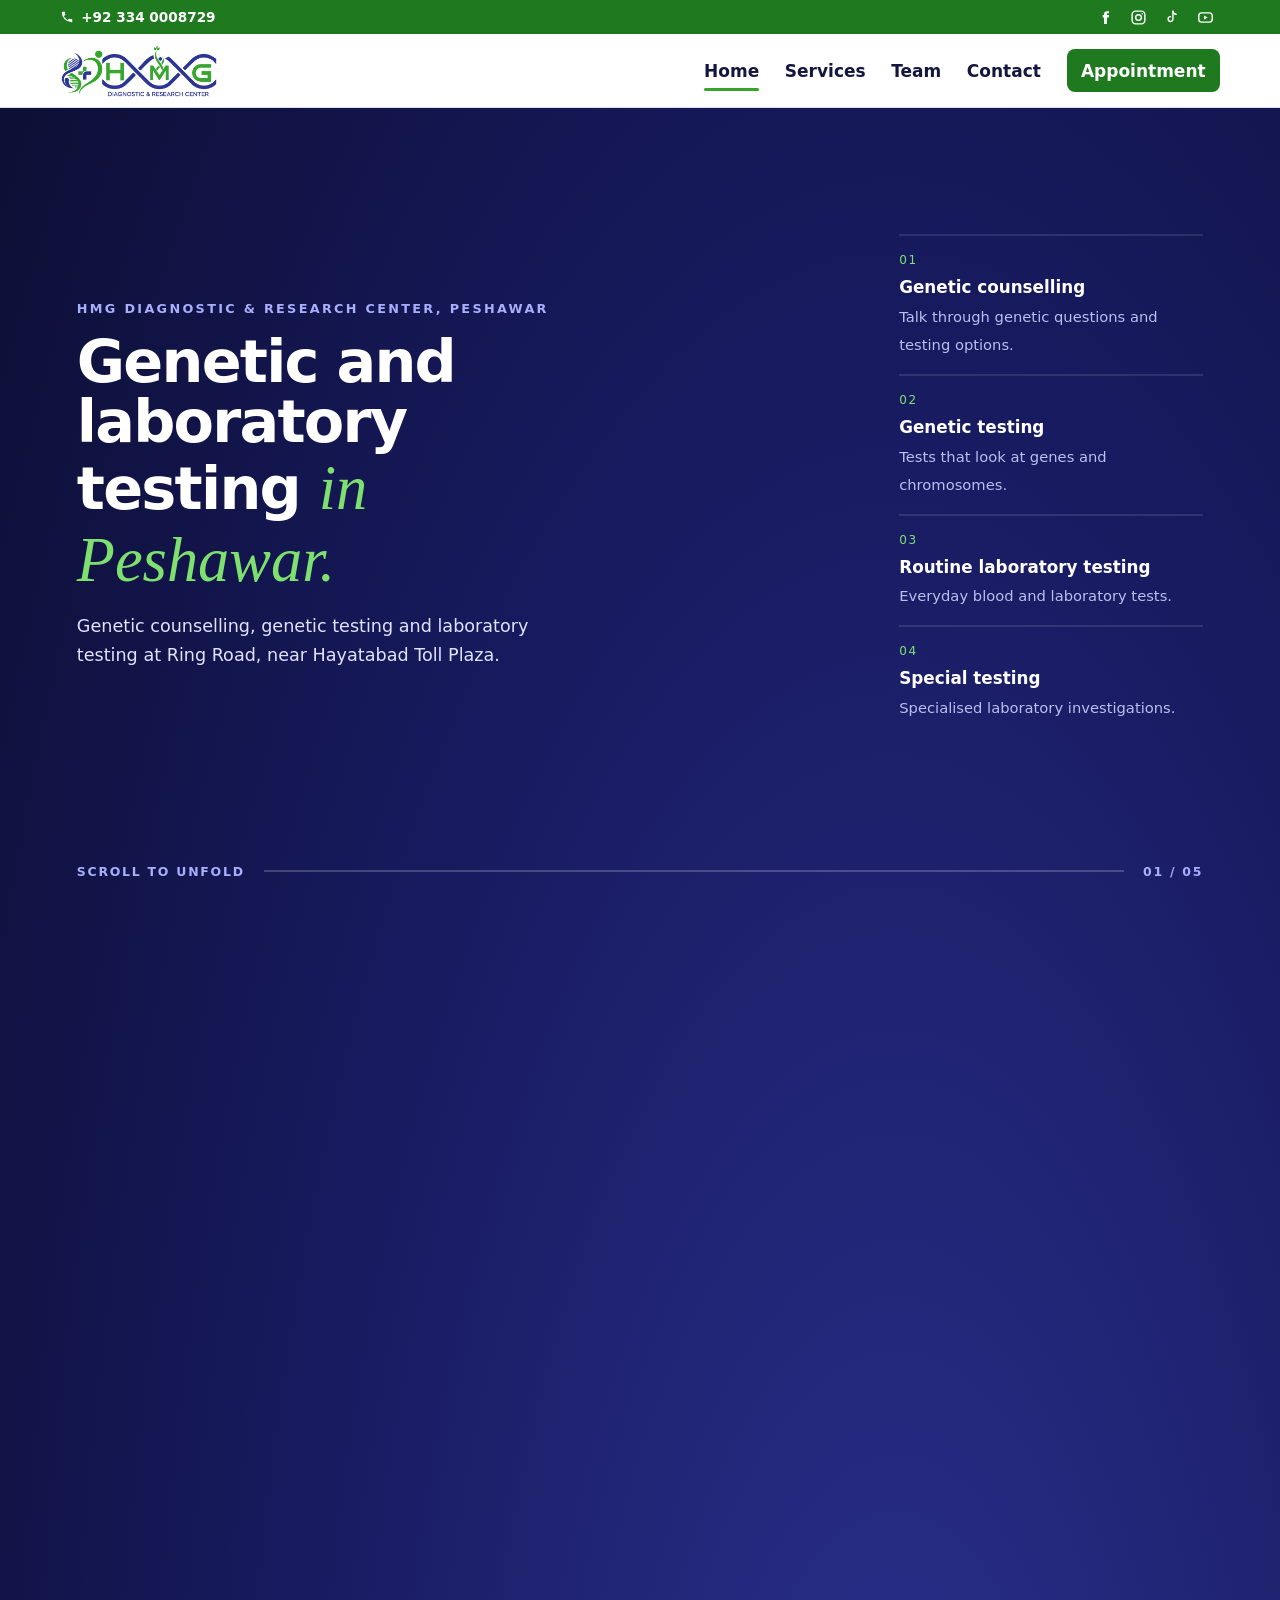
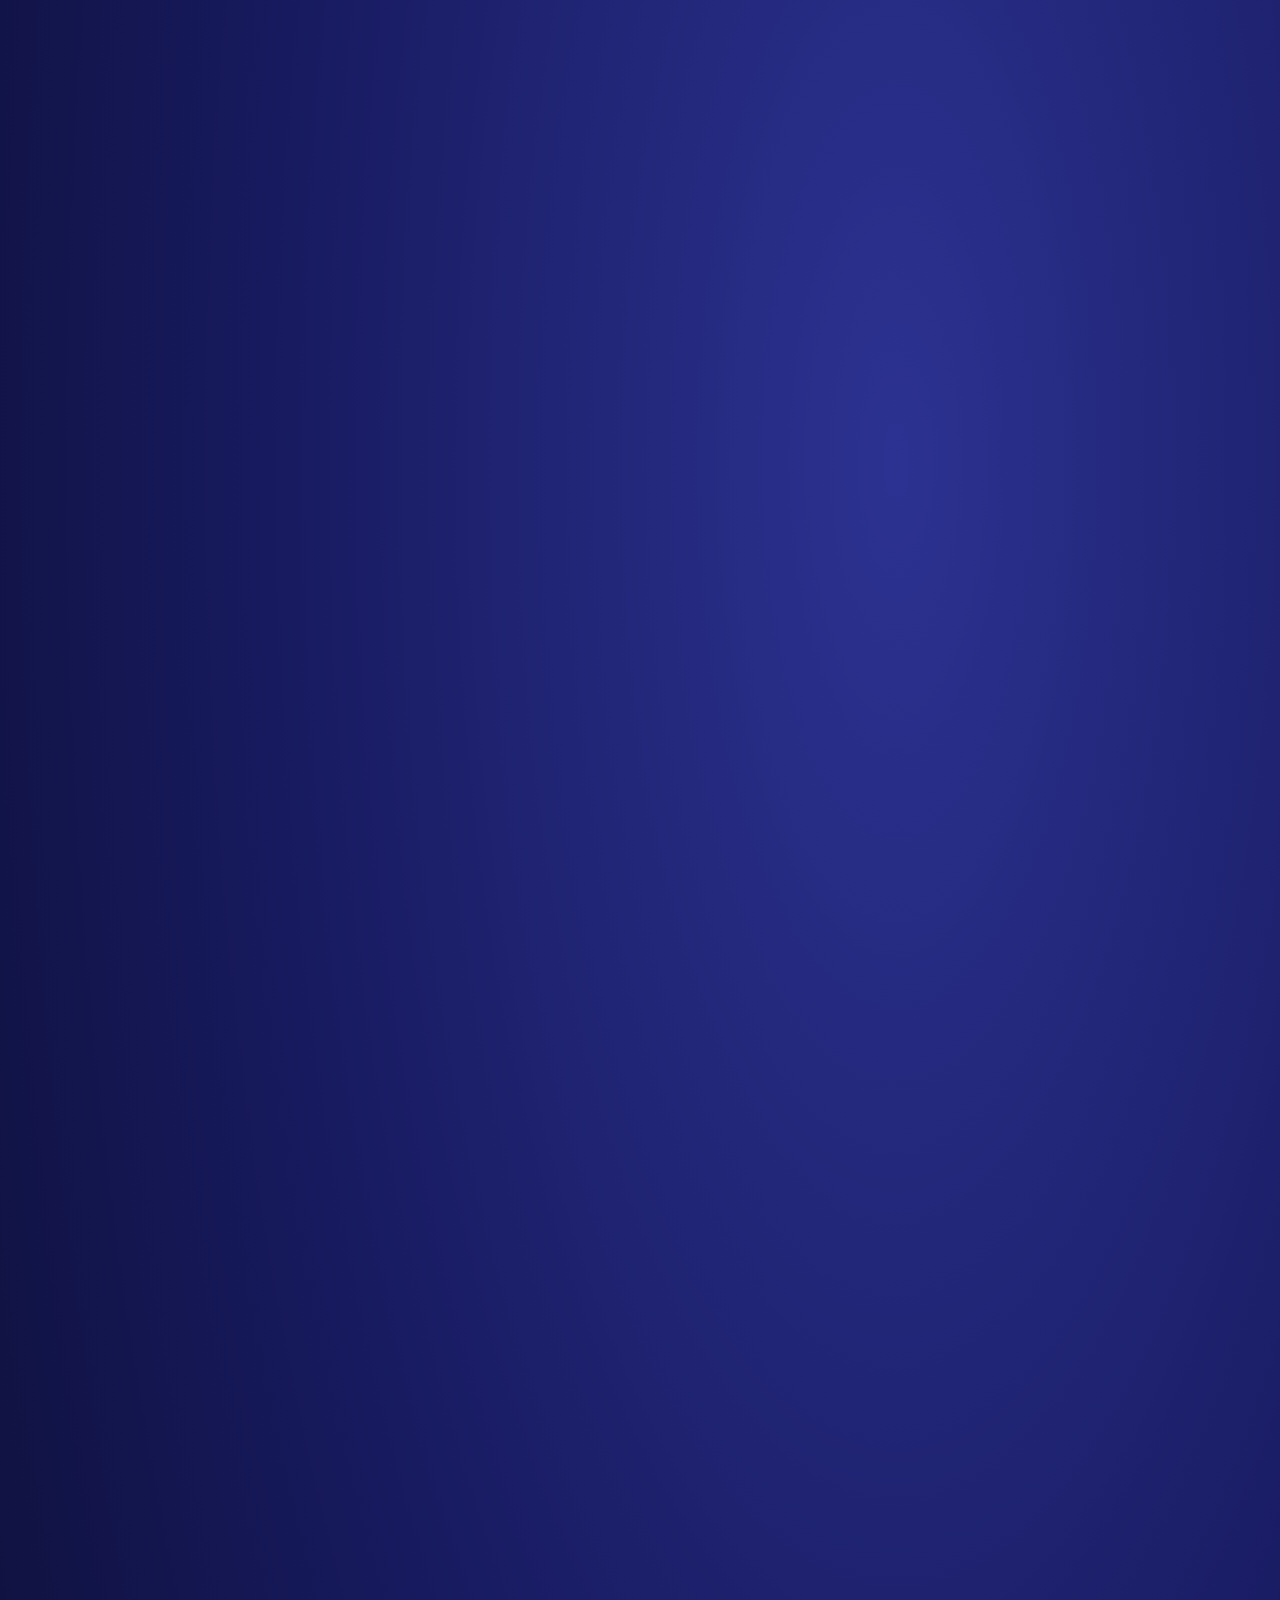
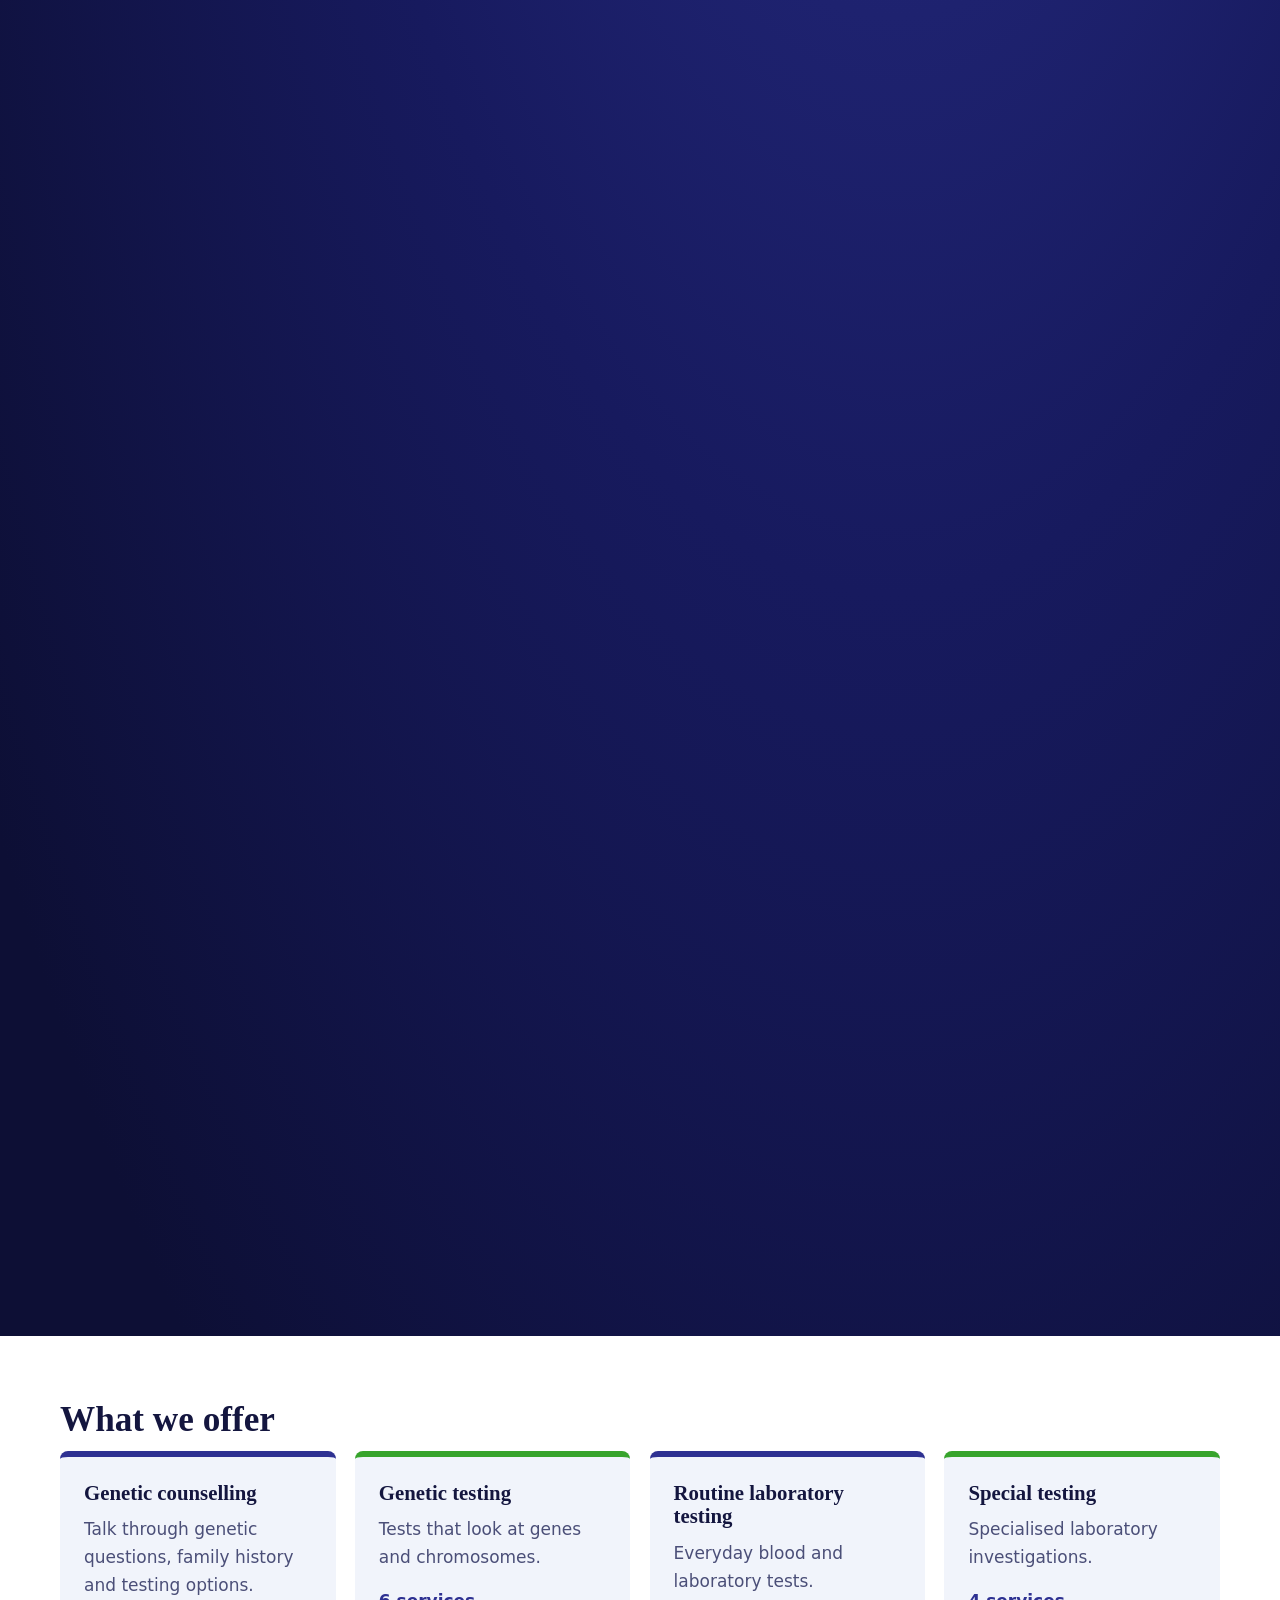
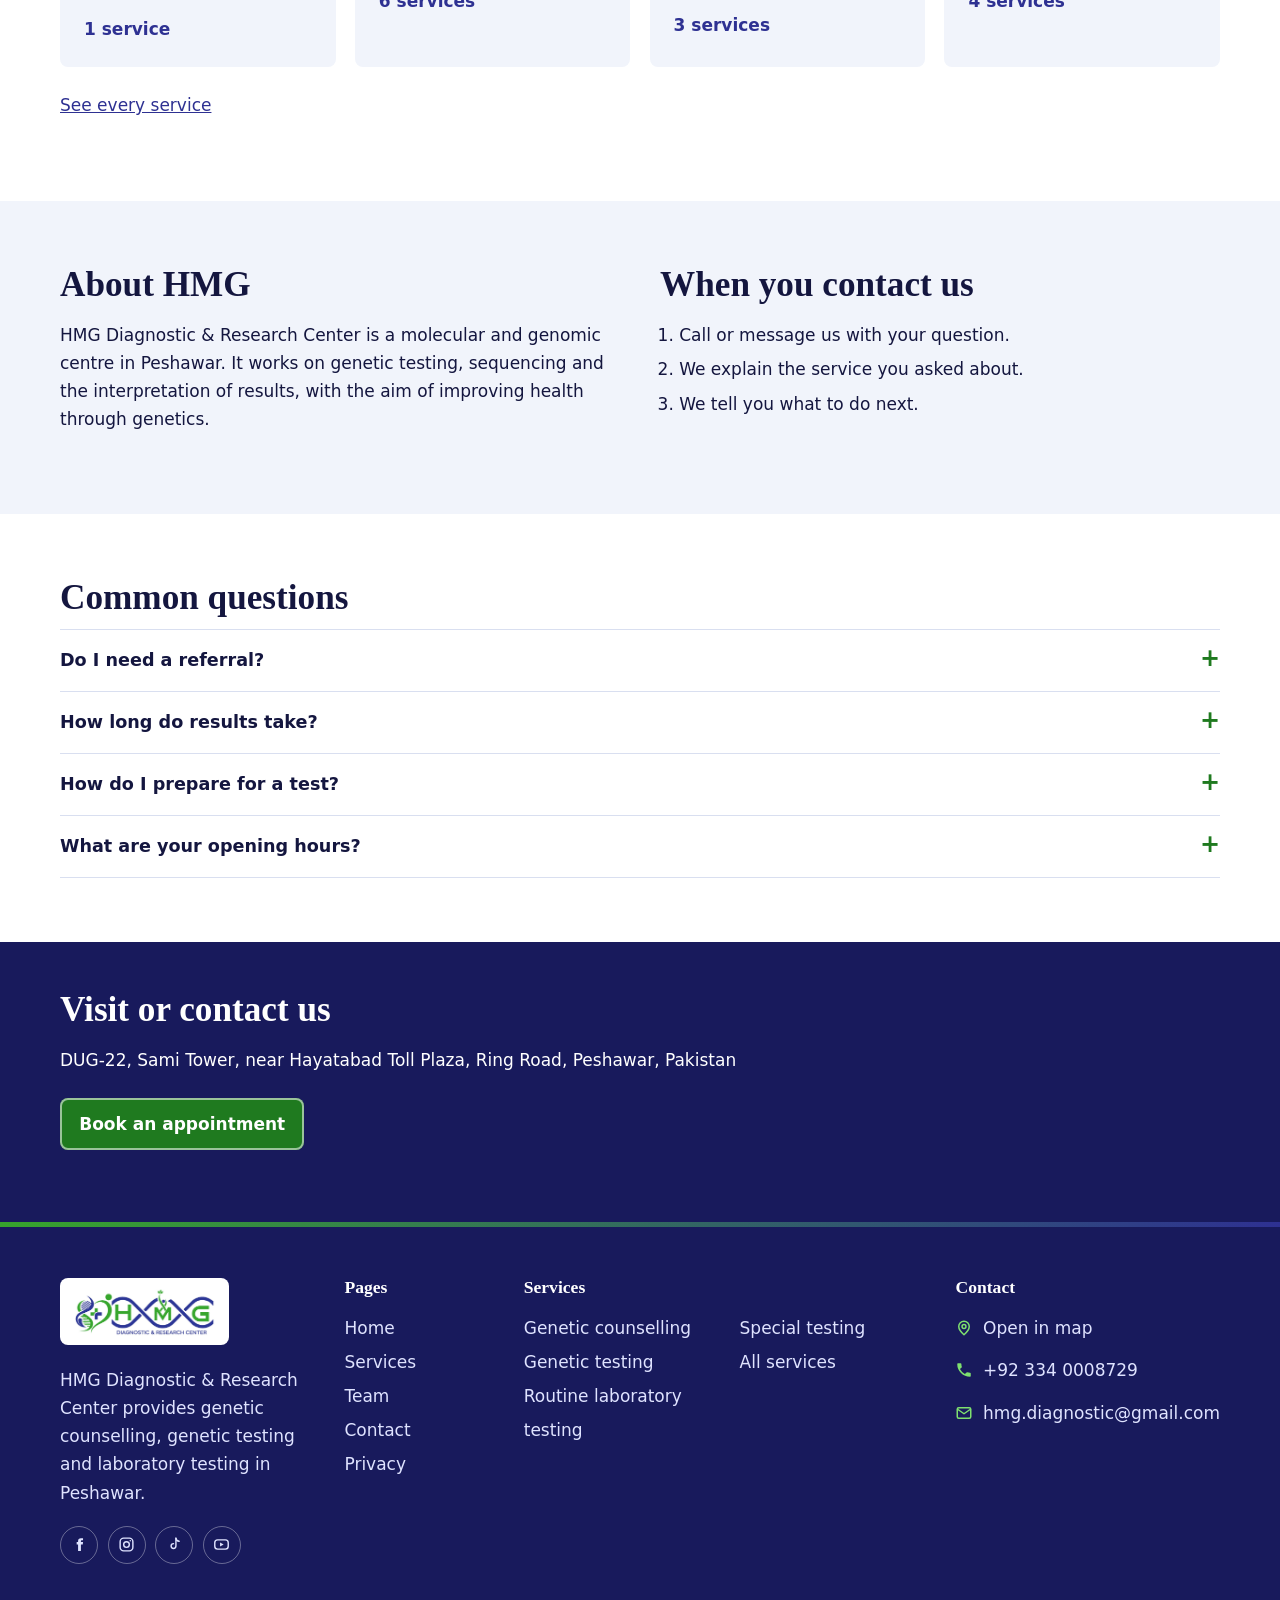
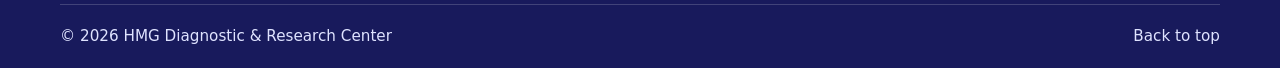
<file: index.html>
<!DOCTYPE html>
<html lang="en">
  <head>
    <meta charset="utf-8"/>
    <meta content="width=device-width,initial-scale=1" name="viewport"/>
    <title>
      HMG Diagnostic &amp; Research Center | Genetic and laboratory testing, Peshawar
    </title>
    <meta content="Genetic counselling, genetic testing and laboratory testing at HMG Diagnostic &amp; Research Center, Ring Road, Hayatabad, Peshawar." name="description"/>
    <!-- SEO: canonical address and the preview shown when the page is shared -->
    <link href="https://hmgdrc.com.pk/" rel="canonical"/>
    <meta content="website" property="og:type"/>
    <meta content="HMG Diagnostic &amp; Research Center" property="og:site_name"/>
    <meta content="en_PK" property="og:locale"/>
    <meta content="HMG Diagnostic &amp; Research Center | Genetic and laboratory testing, Peshawar" property="og:title"/>
    <meta content="Genetic counselling, genetic testing and laboratory testing at HMG Diagnostic &amp; Research Center, Ring Road, Hayatabad, Peshawar." property="og:description"/>
    <meta content="https://hmgdrc.com.pk/" property="og:url"/>
    <meta content="https://hmgdrc.com.pk/assets/images/og-image.png" property="og:image"/>
    <meta content="summary" name="twitter:card"/>
    <!-- BUSINESS DETAILS for search engines: name, address, phone and email (only facts shown on the site) -->
    <script type="application/ld+json">
      {
                                                                "@context": "https://schema.org",
                                                                "@type": "MedicalBusiness",
                                                                "name": "HMG Diagnostic & Research Center",
                                                                "url": "https://hmgdrc.com.pk/",
                                                                "logo": "https://hmgdrc.com.pk/assets/images/hmg-logo.png",
                                                                "telephone": "+92 334 0008729",
                                                                "email": "hmg.diagnostic@gmail.com",
                                                                "address": {
                                                                                                                                "@type": "PostalAddress",
                                                                                                                                "streetAddress": "DUG-22, Sami Tower, near Hayatabad Toll Plaza, Ring Road",
                                                                                                                                "addressLocality": "Peshawar",
                                                                                                                                "addressRegion": "Khyber Pakhtunkhwa",
                                                                                                                                "addressCountry": "PK"
                                                                },
                                                                "openingHoursSpecification": {
                                                                                                                                "@type": "OpeningHoursSpecification",
                                                                                                                                "dayOfWeek": [
                                                                                                                                                                                                "Monday",
                                                                                                                                                                                                "Tuesday",
                                                                                                                                                                                                "Wednesday",
                                                                                                                                                                                                "Thursday",
                                                                                                                                                                                                "Friday",
                                                                                                                                                                                                "Saturday",
                                                                                                                                                                                                "Sunday"
                                                                                                                                ],
                                                                                                                                "opens": "10:00",
                                                                                                                                "closes": "20:00"
                                                                },
                                                                "sameAs": [
                                                                                                                                "https://www.facebook.com/HMGDiagnostic/",
                                                                                                                                "https://www.instagram.com/hmg_diagnostic/",
                                                                                                                                "https://www.tiktok.com/@hmg.diagnostic",
                                                                                                                                "https://www.youtube.com/@HMGDiagnosticResearchCenter"
                                                                ]
}
    </script>
    <meta content="#2e3192" name="theme-color"/>
    <link href="assets/images/favicon.png" rel="icon"/>
    <link href="assets/css/styles.css" rel="stylesheet"/>
  </head>
  <body>
    <!-- SKIP LINK: lets keyboard users jump straight past the menu -->
    <a class="skip" href="#main">
      Skip to content
    </a>
    <!-- TOP BAR: slim strip above the menu. Phone number on the left, social media icons on the right -->
    <div class="topbar">
      <div class="wrap topbar-in">
        <!-- PHONE NUMBER (left) -->
        <a class="tb-phone" href="tel:+923340008729">
          <svg aria-hidden="true" viewbox="0 0 24 24">
            <path d="M6.6 10.8a15 15 0 0 0 6.6 6.6l2.2-2.2a1 1 0 0 1 1-.25 11.4 11.4 0 0 0 3.6.6 1 1 0 0 1 1 1V20a1 1 0 0 1-1 1A17 17 0 0 1 3 4a1 1 0 0 1 1-1h3.5a1 1 0 0 1 1 1c0 1.25.2 2.45.6 3.6a1 1 0 0 1-.25 1z">
            </path>
          </svg>
          +92 334 0008729
        </a>
        <!-- SOCIAL MEDIA ICONS (right): each opens in a new tab -->
        <ul aria-label="Social media" class="tb-social">
          <li>
            <a aria-label="Facebook" href="https://www.facebook.com/HMGDiagnostic/" rel="noopener" target="_blank">
              <svg aria-hidden="true" fill="none" stroke="currentColor" stroke-linecap="round" stroke-linejoin="round" stroke-width="2" viewbox="0 0 24 24">
                <path d="M14 8.5V7c0-.7.3-1 1-1h2V3h-3a4 4 0 0 0-4 4v1.5H8V12h2v9h4v-9h2.6l.4-3.5z" fill="currentColor" stroke="none">
                </path>
              </svg>
            </a>
          </li>
          <li>
            <a aria-label="Instagram" href="https://www.instagram.com/hmg_diagnostic/" rel="noopener" target="_blank">
              <svg aria-hidden="true" fill="none" stroke="currentColor" stroke-linecap="round" stroke-linejoin="round" stroke-width="2" viewbox="0 0 24 24">
                <rect height="18" rx="5" width="18" x="3" y="3">
                </rect>
                <circle cx="12" cy="12" r="4">
                </circle>
                <circle cx="17.3" cy="6.7" fill="currentColor" r="1.1" stroke="none">
                </circle>
              </svg>
            </a>
          </li>
          <li>
            <a aria-label="TikTok" href="https://www.tiktok.com/@hmg.diagnostic" rel="noopener" target="_blank">
              <svg aria-hidden="true" fill="none" stroke="currentColor" stroke-linecap="round" stroke-linejoin="round" stroke-width="2" viewbox="0 0 24 24">
                <path d="M14 3v11.2a3.4 3.4 0 1 1-3.4-3.4">
                </path>
                <path d="M14 3c.3 2.6 1.9 4.2 4.5 4.5">
                </path>
              </svg>
            </a>
          </li>
          <li>
            <a aria-label="YouTube" href="https://www.youtube.com/@HMGDiagnosticResearchCenter" rel="noopener" target="_blank">
              <svg aria-hidden="true" fill="none" stroke="currentColor" stroke-linecap="round" stroke-linejoin="round" stroke-width="2" viewbox="0 0 24 24">
                <rect height="13" rx="4" width="19" x="2.5" y="5.5">
                </rect>
                <path d="M10 9.2v5.6l5-2.8z" fill="currentColor" stroke="none">
                </path>
              </svg>
            </a>
          </li>
        </ul>
      </div>
    </div>
    <!-- HEADER: logo, navigation links and Call button (stays at the top while scrolling) -->
    <header class="top" id="top">
      <!-- PAGE PROGRESS BAR: grows as you scroll (width is set in main.js) -->
      <div aria-hidden="true" class="progress">
      </div>
      <div class="wrap bar">
        <!-- LOGO: links to the home page -->
        <a aria-label="HMG Diagnostic &amp; Research Center, home" class="brand" href="index.html">
          <img alt="HMG Diagnostic &amp; Research Center" height="205" src="assets/images/hmg-logo.png" width="600"/>
        </a>
        <!-- MENU BUTTON: only visible on phones; three bars turn into an X when open -->
        <button aria-controls="nav" aria-expanded="false" aria-label="Menu" class="menu-btn">
          <span>
          </span>
          <span>
          </span>
          <span>
          </span>
        </button>
        <!-- NAVIGATION LINKS and Call button -->
        <nav aria-label="Main" id="nav">
          <a aria-current="page" href="index.html">
            Home
          </a>
          <a href="services.html">
            Services
          </a>
          <a href="team.html">
            Team
          </a>
          <a href="contact.html">
            Contact
          </a>
          <a class="btn small alt" href="https://wa.me/923340008729?text=Hello%2C%20I%20would%20like%20to%20book%20an%20appointment.">
            Appointment
          </a>
        </nav>
      </div>
    </header>
    <!-- MAIN CONTENT: the part of the page that is different on each page -->
    <main id="main">
      <!-- HERO: a tall section with 5 chapters. As you scroll, the film (assets/video/hero.mp4) plays and the text and list change. It is all driven by the CSS variable --p, which main.js sets -->
      <section class="hero" data-ch="0" id="hero">
        <div class="hero-stick">
          <!-- HERO VIDEO: main.js loads assets/video/hero.mp4 and plays it as you scroll. Until it is ready, only the dark blue background shows -->
          <video aria-hidden="true" class="hero-video" muted="" playsinline="" preload="auto" tabindex="-1">
          </video>
          <div class="hero-shade">
          </div>
          <!-- CHAPTER 0: text on the left, list on the right -->
          <div class="ch ch0" style="--i:0">
            <p class="tag">
              HMG Diagnostic &amp; Research Center, Peshawar
            </p>
            <h1>
              Genetic and laboratory testing
              <em>
                in Peshawar.
              </em>
            </h1>
            <p>
              Genetic counselling, genetic testing and laboratory testing at Ring Road, near Hayatabad Toll Plaza.
            </p>
          </div>
          <ul class="ls" style="--i:0">
            <li>
              <small>
                01
              </small>
              <b>
                Genetic counselling
              </b>
              <span>
                Talk through genetic questions and testing options.
              </span>
            </li>
            <li>
              <small>
                02
              </small>
              <b>
                Genetic testing
              </b>
              <span>
                Tests that look at genes and chromosomes.
              </span>
            </li>
            <li>
              <small>
                03
              </small>
              <b>
                Routine laboratory testing
              </b>
              <span>
                Everyday blood and laboratory tests.
              </span>
            </li>
            <li>
              <small>
                04
              </small>
              <b>
                Special testing
              </b>
              <span>
                Specialised laboratory investigations.
              </span>
            </li>
          </ul>
          <!-- CHAPTER 1: text on the left, list on the right -->
          <div class="ch ch1" style="--i:1">
            <p class="tag">
              01 / The sample
            </p>
            <h2>
              It starts with
              <em>
                a sample.
              </em>
            </h2>
            <p>
              Most tests begin with a small sample, often blood. Follow your doctor’s guidance for any preparation.
            </p>
          </div>
          <ul class="ls" style="--i:1">
            <li>
              <small>
                01
              </small>
              <b>
                The sample
              </b>
              <span>
                Blood or another sample, depending on the test.
              </span>
            </li>
            <li>
              <small>
                02
              </small>
              <b>
                Preparation
              </b>
              <span>
                No fixed rules. Follow your doctor’s guidance.
              </span>
            </li>
            <li>
              <small>
                03
              </small>
              <b>
                Referral
              </b>
              <span>
                You do not need one.
              </span>
            </li>
          </ul>
          <!-- CHAPTER 2: text on the left, list on the right -->
          <div class="ch ch2" style="--i:2">
            <p class="tag">
              02 / The tube
            </p>
            <h2>
              Into
              <em>
                the tube.
              </em>
            </h2>
            <p>
              The sample goes into a tube and is prepared for the test you need.
            </p>
          </div>
          <ul class="ls" style="--i:2">
            <li>
              <small>
                01
              </small>
              <b>
                Genetic testing
              </b>
              <span>
                Exome, genome, NIPT, SMA, karyotyping, PGD.
              </span>
            </li>
            <li>
              <small>
                02
              </small>
              <b>
                Routine testing
              </b>
              <span>
                Hematology, biochemistry, serology.
              </span>
            </li>
            <li>
              <small>
                03
              </small>
              <b>
                Special testing
              </b>
              <span>
                Biopsy, special chemistry, microbiology, PCR.
              </span>
            </li>
          </ul>
          <!-- CHAPTER 3: text on the left, list on the right -->
          <div class="ch ch3" style="--i:3">
            <p class="tag">
              03 / The analysis
            </p>
            <h2>
              Then
              <em>
                the analysis.
              </em>
            </h2>
            <p>
              Tests are run in the laboratory. Some take about a day and others about a week, depending on the test.
            </p>
          </div>
          <ul class="ls" style="--i:3">
            <li>
              <small>
                01
              </small>
              <b>
                Some tests
              </b>
              <span>
                About a day.
              </span>
            </li>
            <li>
              <small>
                02
              </small>
              <b>
                Other tests
              </b>
              <span>
                About a week.
              </span>
            </li>
            <li>
              <small>
                03
              </small>
              <b>
                Your test
              </b>
              <span>
                Ask us how long yours takes.
              </span>
            </li>
          </ul>
          <!-- CHAPTER 4: text on the left, list on the right -->
          <div class="ch ch4" style="--i:4">
            <p class="tag">
              04 / The report
            </p>
            <h2>
              And
              <em>
                your report.
              </em>
            </h2>
            <p>
              Ask us anything, every day of the week, from 10 am to 8 pm.
            </p>
            <p class="actions">
              <a class="btn alt" href="https://wa.me/923340008729?text=Hello%2C%20I%20would%20like%20to%20book%20an%20appointment.">
                Book an appointment
              </a>
            </p>
          </div>
          <ul class="ls" style="--i:4">
            <li>
              <small>
                01
              </small>
              <b>
                Open
              </b>
              <span>
                Every day, 10 am to 8 pm.
              </span>
            </li>
            <li>
              <small>
                02
              </small>
              <b>
                Call
              </b>
              <span>
                +92 334 0008729
              </span>
            </li>
            <li>
              <small>
                03
              </small>
              <b>
                Message
              </b>
              <span>
                On WhatsApp.
              </span>
            </li>
          </ul>
          <!-- BOTTOM BAR: scroll hint, progress line and chapter counter -->
          <div aria-hidden="true" class="hero-ui">
            <span class="hint">
              Scroll to unfold
            </span>
            <span class="prog">
              <span>
              </span>
            </span>
            <span class="count">
              01 / 05
            </span>
          </div>
        </div>
      </section>
      <!-- SERVICE GROUPS: four tiles that link to the Services page -->
      <section class="wrap block">
        <h2>
          What we offer
        </h2>
        <div class="tiles">
          <a class="tile t0" href="services.html#counselling">
            <h3>
              Genetic counselling
            </h3>
            <p>
              Talk through genetic questions, family history and testing options.
            </p>
            <span>
              1 service
            </span>
          </a>
          <a class="tile t1" href="services.html#genetic-testing">
            <h3>
              Genetic testing
            </h3>
            <p>
              Tests that look at genes and chromosomes.
            </p>
            <span>
              6 services
            </span>
          </a>
          <a class="tile t0" href="services.html#routine-lab">
            <h3>
              Routine laboratory testing
            </h3>
            <p>
              Everyday blood and laboratory tests.
            </p>
            <span>
              3 services
            </span>
          </a>
          <a class="tile t1" href="services.html#special-testing">
            <h3>
              Special testing
            </h3>
            <p>
              Specialised laboratory investigations.
            </p>
            <span>
              4 services
            </span>
          </a>
        </div>
        <p>
          <a href="services.html">
            See every service
          </a>
        </p>
      </section>
      <!-- ABOUT HMG and what happens when you contact us -->
      <section class="soft">
        <div class="wrap block split">
          <div>
            <h2>
              About HMG
            </h2>
            <p>
              HMG Diagnostic &amp; Research Center is a molecular and genomic centre in Peshawar. It works on genetic testing, sequencing and the interpretation of results, with the aim of improving health through genetics.
            </p>
          </div>
          <div>
            <h2>
              When you contact us
            </h2>
            <ol class="steps">
              <li>
                Call or message us with your question.
              </li>
              <li>
                We explain the service you asked about.
              </li>
              <li>
                We tell you what to do next.
              </li>
            </ol>
          </div>
        </div>
      </section>
      <!-- QUESTIONS AND ANSWERS: click a question to open the answer -->
      <section class="wrap block faq">
        <h2>
          Common questions
        </h2>
        <details>
          <summary>
            Do I need a referral?
          </summary>
          <p>
            No. You do not need a referral.
          </p>
        </details>
        <details>
          <summary>
            How long do results take?
          </summary>
          <p>
            It depends on the test. Some tests take about a day and others take about a week. Ask us about the test you need.
          </p>
        </details>
        <details>
          <summary>
            How do I prepare for a test?
          </summary>
          <p>
            There is no fixed preparation. Please follow your doctor’s guidance for the test you need. If you have a question, call or message us.
          </p>
        </details>
        <details>
          <summary>
            What are your opening hours?
          </summary>
          <p>
            We are open every day of the week, including Sunday, from 10 am to 8 pm.
          </p>
        </details>
      </section>
      <!-- CONTACT BAND: address and Call / WhatsApp buttons -->
      <section class="band">
        <div class="wrap">
          <h2>
            Visit or contact us
          </h2>
          <p>
            DUG-22, Sami Tower, near Hayatabad Toll Plaza, Ring Road, Peshawar, Pakistan
          </p>
          <p class="actions">
            <a class="btn alt" href="https://wa.me/923340008729?text=Hello%2C%20I%20would%20like%20to%20book%20an%20appointment.">
              Book an appointment
            </a>
          </p>
        </div>
      </section>
    </main>
    <!-- FOOTER: logo, address, contact details and page links (same on every page) -->
    <footer class="foot">
      <div class="wrap">
        <div class="foot-grid">
          <!-- COLUMN 1: logo, a short description and social media icons -->
          <div>
            <a aria-label="HMG home" class="foot-logo" href="index.html">
              <img alt="HMG Diagnostic &amp; Research Center" height="205" src="assets/images/hmg-logo.png" width="600"/>
            </a>
            <p>
              HMG Diagnostic &amp; Research Center provides genetic counselling, genetic testing and laboratory testing in Peshawar.
            </p>
            <ul aria-label="Social media" class="tb-social foot-social">
              <li>
                <a aria-label="Facebook" href="https://www.facebook.com/HMGDiagnostic/" rel="noopener" target="_blank">
                  <svg aria-hidden="true" fill="none" stroke="currentColor" stroke-linecap="round" stroke-linejoin="round" stroke-width="2" viewbox="0 0 24 24">
                    <path d="M14 8.5V7c0-.7.3-1 1-1h2V3h-3a4 4 0 0 0-4 4v1.5H8V12h2v9h4v-9h2.6l.4-3.5z" fill="currentColor" stroke="none">
                    </path>
                  </svg>
                </a>
              </li>
              <li>
                <a aria-label="Instagram" href="https://www.instagram.com/hmg_diagnostic/" rel="noopener" target="_blank">
                  <svg aria-hidden="true" fill="none" stroke="currentColor" stroke-linecap="round" stroke-linejoin="round" stroke-width="2" viewbox="0 0 24 24">
                    <rect height="18" rx="5" width="18" x="3" y="3">
                    </rect>
                    <circle cx="12" cy="12" r="4">
                    </circle>
                    <circle cx="17.3" cy="6.7" fill="currentColor" r="1.1" stroke="none">
                    </circle>
                  </svg>
                </a>
              </li>
              <li>
                <a aria-label="TikTok" href="https://www.tiktok.com/@hmg.diagnostic" rel="noopener" target="_blank">
                  <svg aria-hidden="true" fill="none" stroke="currentColor" stroke-linecap="round" stroke-linejoin="round" stroke-width="2" viewbox="0 0 24 24">
                    <path d="M14 3v11.2a3.4 3.4 0 1 1-3.4-3.4">
                    </path>
                    <path d="M14 3c.3 2.6 1.9 4.2 4.5 4.5">
                    </path>
                  </svg>
                </a>
              </li>
              <li>
                <a aria-label="YouTube" href="https://www.youtube.com/@HMGDiagnosticResearchCenter" rel="noopener" target="_blank">
                  <svg aria-hidden="true" fill="none" stroke="currentColor" stroke-linecap="round" stroke-linejoin="round" stroke-width="2" viewbox="0 0 24 24">
                    <rect height="13" rx="4" width="19" x="2.5" y="5.5">
                    </rect>
                    <path d="M10 9.2v5.6l5-2.8z" fill="currentColor" stroke="none">
                    </path>
                  </svg>
                </a>
              </li>
            </ul>
          </div>
          <!-- COLUMN 2: page links -->
          <nav aria-label="Pages">
            <h3>
              Pages
            </h3>
            <ul>
              <li>
                <a href="index.html">
                  Home
                </a>
              </li>
              <li>
                <a href="services.html">
                  Services
                </a>
              </li>
              <li>
                <a href="team.html">
                  Team
                </a>
              </li>
              <li>
                <a href="contact.html">
                  Contact
                </a>
              </li>
              <li>
                <a href="privacy.html">
                  Privacy
                </a>
              </li>
            </ul>
          </nav>
          <!-- COLUMN 3: five service links -->
          <nav aria-label="Services" class="foot-services">
            <h3>
              Services
            </h3>
            <ul>
              <li>
                <a href="genetic-counselling.html">
                  Genetic counselling
                </a>
              </li>
              <li>
                <a href="genetic-testing.html">
                  Genetic testing
                </a>
              </li>
              <li>
                <a href="laboratory-diagnostics.html#routine-lab">
                  Routine laboratory testing
                </a>
              </li>
              <li>
                <a href="laboratory-diagnostics.html#special-testing">
                  Special testing
                </a>
              </li>
              <li>
                <a href="services.html">
                  All services
                </a>
              </li>
            </ul>
          </nav>
          <!-- COLUMN 4: contact details, each with an icon: map, phone, email -->
          <div class="foot-contact">
            <h3>
              Contact
            </h3>
            <ul class="contact-list">
              <li>
                <a href="https://www.google.com/maps/search/?api=1&amp;query=Sami%20Tower%2C%20Hayatabad%20Toll%20Plaza%2C%20Ring%20Road%2C%20Peshawar" rel="noopener" target="_blank">
                  <svg aria-hidden="true" fill="none" stroke="currentColor" stroke-linecap="round" stroke-linejoin="round" stroke-width="2" viewbox="0 0 24 24">
                    <path d="M12 21s-7-6.1-7-11a7 7 0 0 1 14 0c0 4.9-7 11-7 11z">
                    </path>
                    <circle cx="12" cy="10" r="2.6">
                    </circle>
                  </svg>
                  <span>
                    Open in map
                  </span>
                </a>
              </li>
              <li>
                <a href="tel:+923340008729">
                  <svg aria-hidden="true" fill="currentColor" viewbox="0 0 24 24">
                    <path d="M6.6 10.8a15 15 0 0 0 6.6 6.6l2.2-2.2a1 1 0 0 1 1-.25 11.4 11.4 0 0 0 3.6.6 1 1 0 0 1 1 1V20a1 1 0 0 1-1 1A17 17 0 0 1 3 4a1 1 0 0 1 1-1h3.5a1 1 0 0 1 1 1c0 1.25.2 2.45.6 3.6a1 1 0 0 1-.25 1z">
                    </path>
                  </svg>
                  <span>
                    +92 334 0008729
                  </span>
                </a>
              </li>
              <li>
                <a href="mailto:hmg.diagnostic@gmail.com">
                  <svg aria-hidden="true" fill="none" stroke="currentColor" stroke-linecap="round" stroke-linejoin="round" stroke-width="2" viewbox="0 0 24 24">
                    <rect height="14" rx="2" width="18" x="3" y="5">
                    </rect>
                    <path d="m3.5 7 8.5 6 8.5-6">
                    </path>
                  </svg>
                  <span>
                    hmg.diagnostic@gmail.com
                  </span>
                </a>
              </li>
            </ul>
          </div>
        </div>
        <!-- BOTTOM BAR: copyright and back-to-top link -->
        <div class="foot-bottom">
          <p>
            © 2026 HMG Diagnostic &amp; Research Center
          </p>
          <a href="#top">
            Back to top
          </a>
        </div>
      </div>
    </footer>
    <!-- MOBILE BAR: Call and WhatsApp buttons fixed to the bottom of phone screens -->
    <div class="dock">
      <a class="btn alt" href="https://wa.me/923340008729?text=Hello%2C%20I%20would%20like%20to%20book%20an%20appointment.">
        Book an appointment
      </a>
    </div>
    <!-- JAVASCRIPT: menu button and (on the Services page) the search and filter -->
    <script defer="" src="assets/js/main.js">
    </script>
  </body>
</html>
</file>
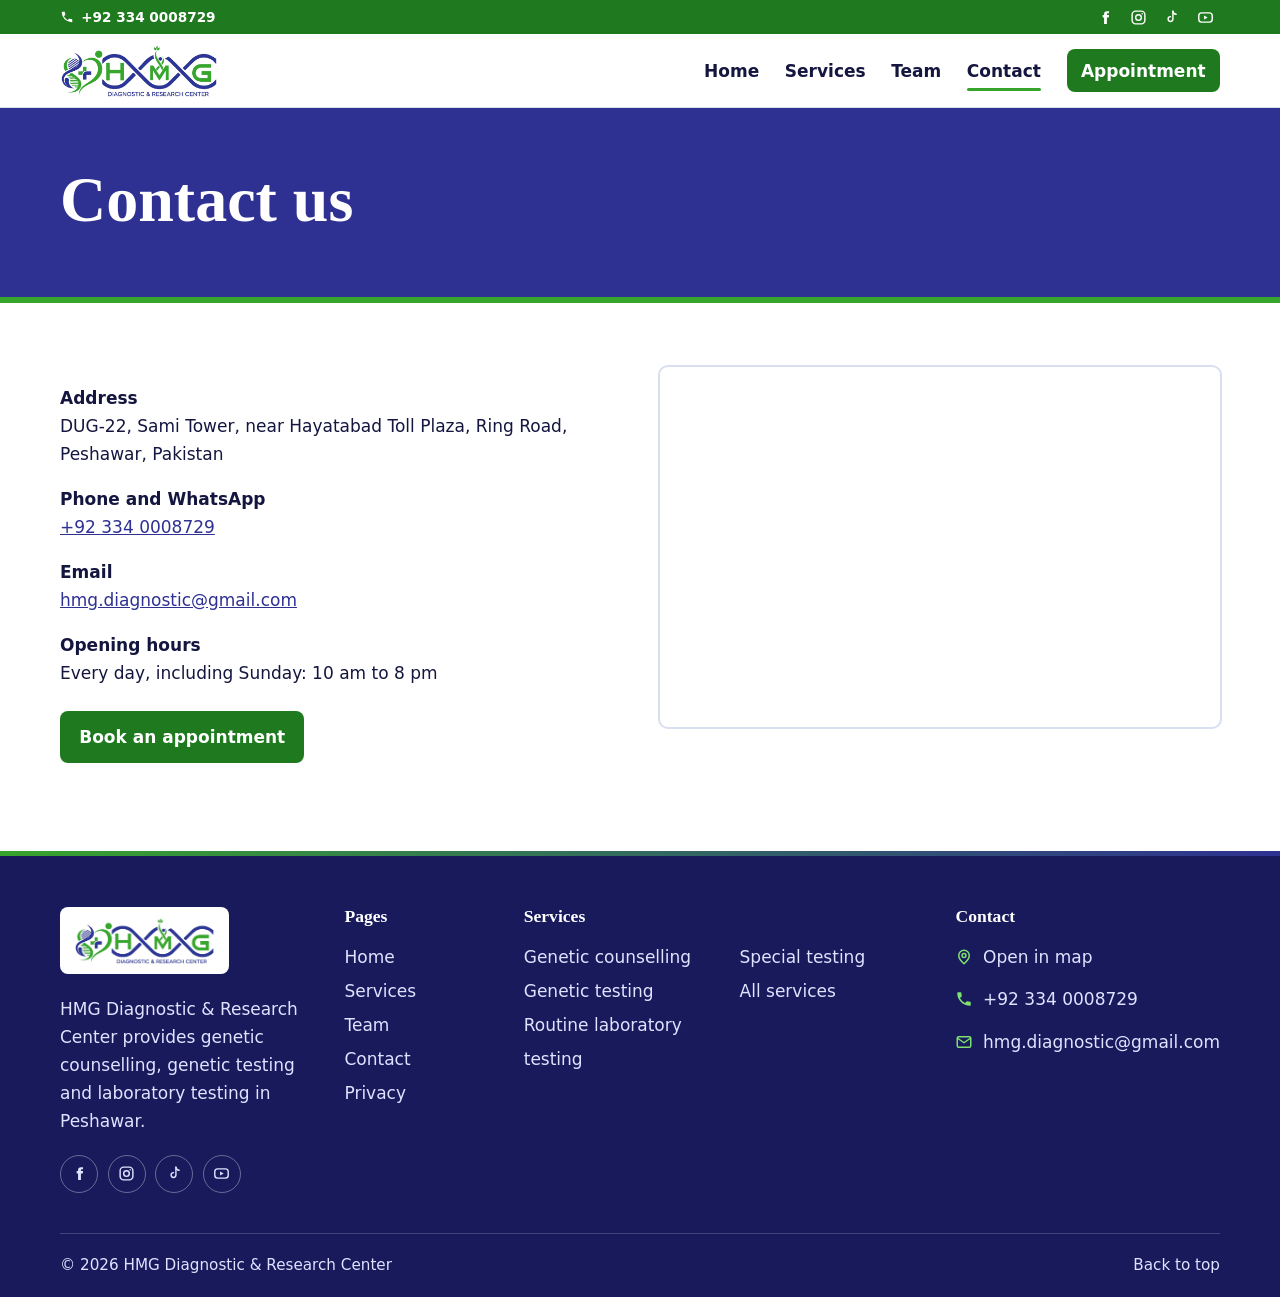
<file: contact.html>
<!DOCTYPE html>
<html lang="en">
  <head>
    <meta charset="utf-8"/>
    <meta content="width=device-width,initial-scale=1" name="viewport"/>
    <title>
      Contact | HMG Diagnostic &amp; Research Center, Peshawar
    </title>
    <meta content="Address, phone and WhatsApp for HMG Diagnostic &amp; Research Center, DUG-22 Sami Tower, Ring Road, Peshawar." name="description"/>
    <!-- SEO: canonical address and the preview shown when the page is shared -->
    <link href="https://hmgdrc.com.pk/contact.html" rel="canonical"/>
    <meta content="website" property="og:type"/>
    <meta content="HMG Diagnostic &amp; Research Center" property="og:site_name"/>
    <meta content="en_PK" property="og:locale"/>
    <meta content="Contact | HMG Diagnostic &amp; Research Center, Peshawar" property="og:title"/>
    <meta content="Address, phone and WhatsApp for HMG Diagnostic &amp; Research Center, DUG-22 Sami Tower, Ring Road, Peshawar." property="og:description"/>
    <meta content="https://hmgdrc.com.pk/contact.html" property="og:url"/>
    <meta content="https://hmgdrc.com.pk/assets/images/og-image.png" property="og:image"/>
    <meta content="summary" name="twitter:card"/>
    <meta content="#2e3192" name="theme-color"/>
    <link href="assets/images/favicon.png" rel="icon"/>
    <link href="assets/css/styles.css" rel="stylesheet"/>
  </head>
  <body>
    <!-- SKIP LINK: lets keyboard users jump straight past the menu -->
    <a class="skip" href="#main">
      Skip to content
    </a>
    <!-- TOP BAR: slim strip above the menu. Phone number on the left, social media icons on the right -->
    <div class="topbar">
      <div class="wrap topbar-in">
        <!-- PHONE NUMBER (left) -->
        <a class="tb-phone" href="tel:+923340008729">
          <svg aria-hidden="true" viewbox="0 0 24 24">
            <path d="M6.6 10.8a15 15 0 0 0 6.6 6.6l2.2-2.2a1 1 0 0 1 1-.25 11.4 11.4 0 0 0 3.6.6 1 1 0 0 1 1 1V20a1 1 0 0 1-1 1A17 17 0 0 1 3 4a1 1 0 0 1 1-1h3.5a1 1 0 0 1 1 1c0 1.25.2 2.45.6 3.6a1 1 0 0 1-.25 1z">
            </path>
          </svg>
          +92 334 0008729
        </a>
        <!-- SOCIAL MEDIA ICONS (right): each opens in a new tab -->
        <ul aria-label="Social media" class="tb-social">
          <li>
            <a aria-label="Facebook" href="https://www.facebook.com/HMGDiagnostic/" rel="noopener" target="_blank">
              <svg aria-hidden="true" fill="none" stroke="currentColor" stroke-linecap="round" stroke-linejoin="round" stroke-width="2" viewbox="0 0 24 24">
                <path d="M14 8.5V7c0-.7.3-1 1-1h2V3h-3a4 4 0 0 0-4 4v1.5H8V12h2v9h4v-9h2.6l.4-3.5z" fill="currentColor" stroke="none">
                </path>
              </svg>
            </a>
          </li>
          <li>
            <a aria-label="Instagram" href="https://www.instagram.com/hmg_diagnostic/" rel="noopener" target="_blank">
              <svg aria-hidden="true" fill="none" stroke="currentColor" stroke-linecap="round" stroke-linejoin="round" stroke-width="2" viewbox="0 0 24 24">
                <rect height="18" rx="5" width="18" x="3" y="3">
                </rect>
                <circle cx="12" cy="12" r="4">
                </circle>
                <circle cx="17.3" cy="6.7" fill="currentColor" r="1.1" stroke="none">
                </circle>
              </svg>
            </a>
          </li>
          <li>
            <a aria-label="TikTok" href="https://www.tiktok.com/@hmg.diagnostic" rel="noopener" target="_blank">
              <svg aria-hidden="true" fill="none" stroke="currentColor" stroke-linecap="round" stroke-linejoin="round" stroke-width="2" viewbox="0 0 24 24">
                <path d="M14 3v11.2a3.4 3.4 0 1 1-3.4-3.4">
                </path>
                <path d="M14 3c.3 2.6 1.9 4.2 4.5 4.5">
                </path>
              </svg>
            </a>
          </li>
          <li>
            <a aria-label="YouTube" href="https://www.youtube.com/@HMGDiagnosticResearchCenter" rel="noopener" target="_blank">
              <svg aria-hidden="true" fill="none" stroke="currentColor" stroke-linecap="round" stroke-linejoin="round" stroke-width="2" viewbox="0 0 24 24">
                <rect height="13" rx="4" width="19" x="2.5" y="5.5">
                </rect>
                <path d="M10 9.2v5.6l5-2.8z" fill="currentColor" stroke="none">
                </path>
              </svg>
            </a>
          </li>
        </ul>
      </div>
    </div>
    <!-- HEADER: logo, navigation links and Call button (stays at the top while scrolling) -->
    <header class="top" id="top">
      <!-- PAGE PROGRESS BAR: grows as you scroll (width is set in main.js) -->
      <div aria-hidden="true" class="progress">
      </div>
      <div class="wrap bar">
        <!-- LOGO: links to the home page -->
        <a aria-label="HMG Diagnostic &amp; Research Center, home" class="brand" href="index.html">
          <img alt="HMG Diagnostic &amp; Research Center" height="205" src="assets/images/hmg-logo.png" width="600"/>
        </a>
        <!-- MENU BUTTON: only visible on phones; three bars turn into an X when open -->
        <button aria-controls="nav" aria-expanded="false" aria-label="Menu" class="menu-btn">
          <span>
          </span>
          <span>
          </span>
          <span>
          </span>
        </button>
        <!-- NAVIGATION LINKS and Call button -->
        <nav aria-label="Main" id="nav">
          <a href="index.html">
            Home
          </a>
          <a href="services.html">
            Services
          </a>
          <a href="team.html">
            Team
          </a>
          <a aria-current="page" href="contact.html">
            Contact
          </a>
          <a class="btn small alt" href="https://wa.me/923340008729?text=Hello%2C%20I%20would%20like%20to%20book%20an%20appointment.">
            Appointment
          </a>
        </nav>
      </div>
    </header>
    <!-- MAIN CONTENT: the part of the page that is different on each page -->
    <main id="main">
      <!-- PAGE HEADING -->
      <section class="pagehead">
        <div class="wrap">
          <h1>
            Contact us
          </h1>
        </div>
      </section>
      <!-- CONTACT DETAILS on the left and GOOGLE MAP on the right -->
      <section class="wrap block split">
        <div>
          <p>
            <strong>
              Address
            </strong>
            <br/>
            DUG-22, Sami Tower, near Hayatabad Toll Plaza, Ring Road, Peshawar, Pakistan
          </p>
          <p>
            <strong>
              Phone and WhatsApp
            </strong>
            <br/>
            <a href="tel:+923340008729">
              +92 334 0008729
            </a>
          </p>
          <p>
            <strong>
              Email
            </strong>
            <br/>
            <a href="mailto:hmg.diagnostic@gmail.com">
              hmg.diagnostic@gmail.com
            </a>
          </p>
          <!-- OPENING HOURS -->
          <p>
            <strong>
              Opening hours
            </strong>
            <br/>
            Every day, including Sunday: 10 am to 8 pm
          </p>
          <p class="actions">
            <a class="btn alt" href="https://wa.me/923340008729?text=Hello%2C%20I%20would%20like%20to%20book%20an%20appointment.">
              Book an appointment
            </a>
          </p>
        </div>
        <div>
          <iframe class="map" loading="lazy" referrerpolicy="no-referrer-when-downgrade" src="https://www.google.com/maps?q=Sami%20Tower%2C%20Hayatabad%20Toll%20Plaza%2C%20Ring%20Road%2C%20Peshawar&amp;z=16&amp;output=embed" title="Map of HMG Diagnostic &amp; Research Center, Sami Tower, Ring Road, Peshawar">
          </iframe>
        </div>
      </section>
    </main>
    <!-- FOOTER: logo, address, contact details and page links (same on every page) -->
    <footer class="foot">
      <div class="wrap">
        <div class="foot-grid">
          <!-- COLUMN 1: logo, a short description and social media icons -->
          <div>
            <a aria-label="HMG home" class="foot-logo" href="index.html">
              <img alt="HMG Diagnostic &amp; Research Center" height="205" src="assets/images/hmg-logo.png" width="600"/>
            </a>
            <p>
              HMG Diagnostic &amp; Research Center provides genetic counselling, genetic testing and laboratory testing in Peshawar.
            </p>
            <ul aria-label="Social media" class="tb-social foot-social">
              <li>
                <a aria-label="Facebook" href="https://www.facebook.com/HMGDiagnostic/" rel="noopener" target="_blank">
                  <svg aria-hidden="true" fill="none" stroke="currentColor" stroke-linecap="round" stroke-linejoin="round" stroke-width="2" viewbox="0 0 24 24">
                    <path d="M14 8.5V7c0-.7.3-1 1-1h2V3h-3a4 4 0 0 0-4 4v1.5H8V12h2v9h4v-9h2.6l.4-3.5z" fill="currentColor" stroke="none">
                    </path>
                  </svg>
                </a>
              </li>
              <li>
                <a aria-label="Instagram" href="https://www.instagram.com/hmg_diagnostic/" rel="noopener" target="_blank">
                  <svg aria-hidden="true" fill="none" stroke="currentColor" stroke-linecap="round" stroke-linejoin="round" stroke-width="2" viewbox="0 0 24 24">
                    <rect height="18" rx="5" width="18" x="3" y="3">
                    </rect>
                    <circle cx="12" cy="12" r="4">
                    </circle>
                    <circle cx="17.3" cy="6.7" fill="currentColor" r="1.1" stroke="none">
                    </circle>
                  </svg>
                </a>
              </li>
              <li>
                <a aria-label="TikTok" href="https://www.tiktok.com/@hmg.diagnostic" rel="noopener" target="_blank">
                  <svg aria-hidden="true" fill="none" stroke="currentColor" stroke-linecap="round" stroke-linejoin="round" stroke-width="2" viewbox="0 0 24 24">
                    <path d="M14 3v11.2a3.4 3.4 0 1 1-3.4-3.4">
                    </path>
                    <path d="M14 3c.3 2.6 1.9 4.2 4.5 4.5">
                    </path>
                  </svg>
                </a>
              </li>
              <li>
                <a aria-label="YouTube" href="https://www.youtube.com/@HMGDiagnosticResearchCenter" rel="noopener" target="_blank">
                  <svg aria-hidden="true" fill="none" stroke="currentColor" stroke-linecap="round" stroke-linejoin="round" stroke-width="2" viewbox="0 0 24 24">
                    <rect height="13" rx="4" width="19" x="2.5" y="5.5">
                    </rect>
                    <path d="M10 9.2v5.6l5-2.8z" fill="currentColor" stroke="none">
                    </path>
                  </svg>
                </a>
              </li>
            </ul>
          </div>
          <!-- COLUMN 2: page links -->
          <nav aria-label="Pages">
            <h3>
              Pages
            </h3>
            <ul>
              <li>
                <a href="index.html">
                  Home
                </a>
              </li>
              <li>
                <a href="services.html">
                  Services
                </a>
              </li>
              <li>
                <a href="team.html">
                  Team
                </a>
              </li>
              <li>
                <a href="contact.html">
                  Contact
                </a>
              </li>
              <li>
                <a href="privacy.html">
                  Privacy
                </a>
              </li>
            </ul>
          </nav>
          <!-- COLUMN 3: five service links -->
          <nav aria-label="Services" class="foot-services">
            <h3>
              Services
            </h3>
            <ul>
              <li>
                <a href="genetic-counselling.html">
                  Genetic counselling
                </a>
              </li>
              <li>
                <a href="genetic-testing.html">
                  Genetic testing
                </a>
              </li>
              <li>
                <a href="laboratory-diagnostics.html#routine-lab">
                  Routine laboratory testing
                </a>
              </li>
              <li>
                <a href="laboratory-diagnostics.html#special-testing">
                  Special testing
                </a>
              </li>
              <li>
                <a href="services.html">
                  All services
                </a>
              </li>
            </ul>
          </nav>
          <!-- COLUMN 4: contact details, each with an icon: map, phone, email -->
          <div class="foot-contact">
            <h3>
              Contact
            </h3>
            <ul class="contact-list">
              <li>
                <a href="https://www.google.com/maps/search/?api=1&amp;query=Sami%20Tower%2C%20Hayatabad%20Toll%20Plaza%2C%20Ring%20Road%2C%20Peshawar" rel="noopener" target="_blank">
                  <svg aria-hidden="true" fill="none" stroke="currentColor" stroke-linecap="round" stroke-linejoin="round" stroke-width="2" viewbox="0 0 24 24">
                    <path d="M12 21s-7-6.1-7-11a7 7 0 0 1 14 0c0 4.9-7 11-7 11z">
                    </path>
                    <circle cx="12" cy="10" r="2.6">
                    </circle>
                  </svg>
                  <span>
                    Open in map
                  </span>
                </a>
              </li>
              <li>
                <a href="tel:+923340008729">
                  <svg aria-hidden="true" fill="currentColor" viewbox="0 0 24 24">
                    <path d="M6.6 10.8a15 15 0 0 0 6.6 6.6l2.2-2.2a1 1 0 0 1 1-.25 11.4 11.4 0 0 0 3.6.6 1 1 0 0 1 1 1V20a1 1 0 0 1-1 1A17 17 0 0 1 3 4a1 1 0 0 1 1-1h3.5a1 1 0 0 1 1 1c0 1.25.2 2.45.6 3.6a1 1 0 0 1-.25 1z">
                    </path>
                  </svg>
                  <span>
                    +92 334 0008729
                  </span>
                </a>
              </li>
              <li>
                <a href="mailto:hmg.diagnostic@gmail.com">
                  <svg aria-hidden="true" fill="none" stroke="currentColor" stroke-linecap="round" stroke-linejoin="round" stroke-width="2" viewbox="0 0 24 24">
                    <rect height="14" rx="2" width="18" x="3" y="5">
                    </rect>
                    <path d="m3.5 7 8.5 6 8.5-6">
                    </path>
                  </svg>
                  <span>
                    hmg.diagnostic@gmail.com
                  </span>
                </a>
              </li>
            </ul>
          </div>
        </div>
        <!-- BOTTOM BAR: copyright and back-to-top link -->
        <div class="foot-bottom">
          <p>
            © 2026 HMG Diagnostic &amp; Research Center
          </p>
          <a href="#top">
            Back to top
          </a>
        </div>
      </div>
    </footer>
    <!-- MOBILE BAR: Call and WhatsApp buttons fixed to the bottom of phone screens -->
    <div class="dock">
      <a class="btn alt" href="https://wa.me/923340008729?text=Hello%2C%20I%20would%20like%20to%20book%20an%20appointment.">
        Book an appointment
      </a>
    </div>
    <!-- JAVASCRIPT: menu button and (on the Services page) the search and filter -->
    <script defer="" src="assets/js/main.js">
    </script>
  </body>
</html>
</file>
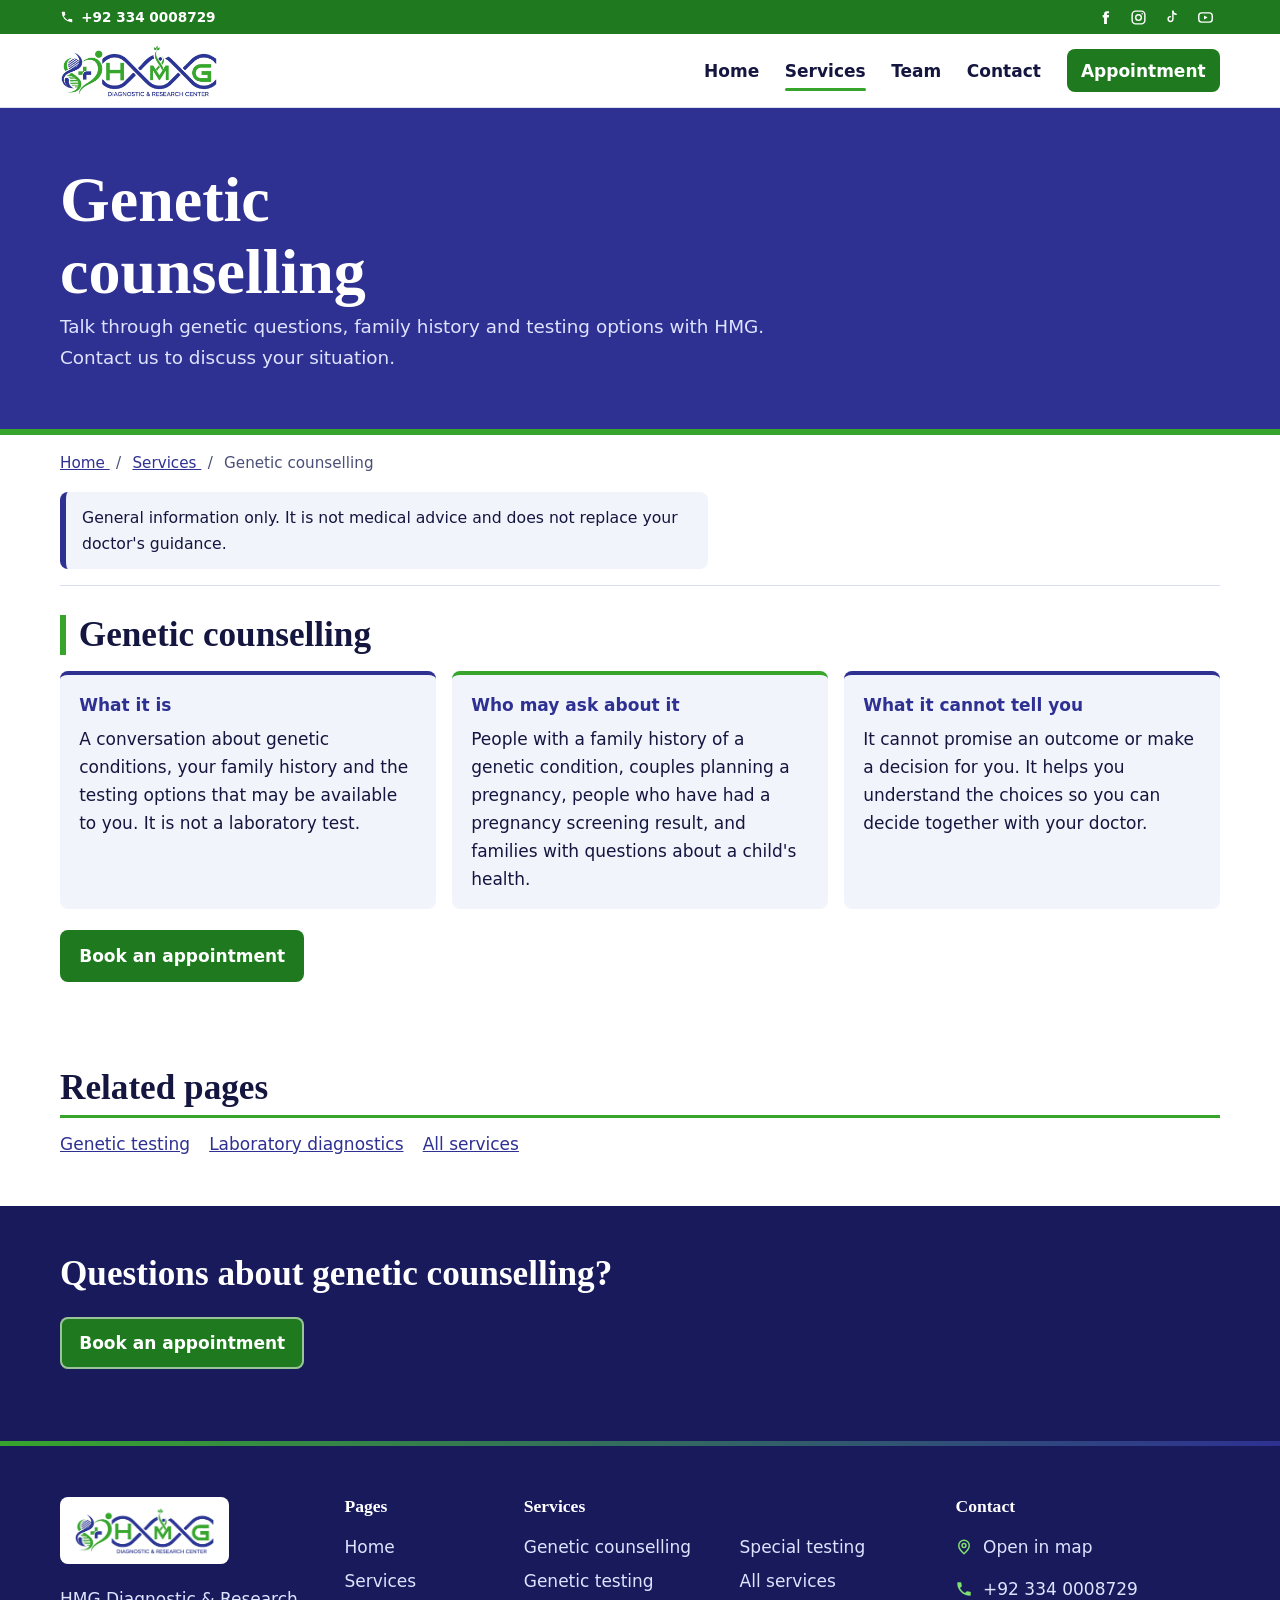
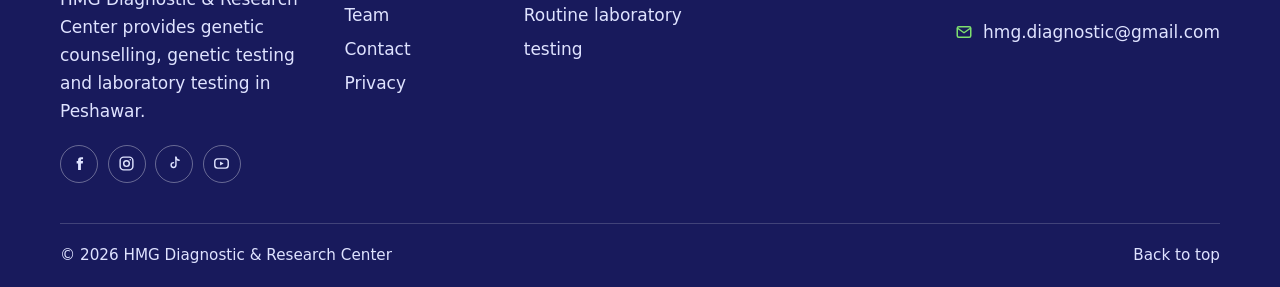
<file: genetic-counselling.html>
<!DOCTYPE html>
<html lang="en">
  <head>
    <meta charset="utf-8"/>
    <meta content="width=device-width,initial-scale=1" name="viewport"/>
    <title>
      Genetic Counselling in Peshawar | HMG Diagnostic &amp; Research Center
    </title>
    <meta content="Learn about genetic counselling at HMG Diagnostic &amp; Research Center, Peshawar: what it is, who may ask about it and what it cannot do." name="description"/>
    <!-- SEO: canonical address and the preview shown when the page is shared -->
    <link href="https://hmgdrc.com.pk/genetic-counselling.html" rel="canonical"/>
    <meta content="website" property="og:type"/>
    <meta content="HMG Diagnostic &amp; Research Center" property="og:site_name"/>
    <meta content="en_PK" property="og:locale"/>
    <meta content="Genetic Counselling in Peshawar | HMG Diagnostic &amp; Research Center" property="og:title"/>
    <meta content="Learn about genetic counselling at HMG Diagnostic &amp; Research Center, Peshawar: what it is, who may ask about it and what it cannot do." property="og:description"/>
    <meta content="https://hmgdrc.com.pk/genetic-counselling.html" property="og:url"/>
    <meta content="https://hmgdrc.com.pk/assets/images/og-image.png" property="og:image"/>
    <meta content="summary" name="twitter:card"/>
    <meta content="#2e3192" name="theme-color"/>
    <link href="assets/images/favicon.png" rel="icon"/>
    <link href="assets/css/styles.css" rel="stylesheet"/>
  </head>
  <body>
    <!-- SKIP LINK: lets keyboard users jump straight past the menu -->
    <a class="skip" href="#main">
      Skip to content
    </a>
    <!-- TOP BAR: slim strip above the menu. Phone number on the left, social media icons on the right -->
    <div class="topbar">
      <div class="wrap topbar-in">
        <!-- PHONE NUMBER (left) -->
        <a class="tb-phone" href="tel:+923340008729">
          <svg aria-hidden="true" viewbox="0 0 24 24">
            <path d="M6.6 10.8a15 15 0 0 0 6.6 6.6l2.2-2.2a1 1 0 0 1 1-.25 11.4 11.4 0 0 0 3.6.6 1 1 0 0 1 1 1V20a1 1 0 0 1-1 1A17 17 0 0 1 3 4a1 1 0 0 1 1-1h3.5a1 1 0 0 1 1 1c0 1.25.2 2.45.6 3.6a1 1 0 0 1-.25 1z">
            </path>
          </svg>
          +92 334 0008729
        </a>
        <!-- SOCIAL MEDIA ICONS (right): each opens in a new tab -->
        <ul aria-label="Social media" class="tb-social">
          <li>
            <a aria-label="Facebook" href="https://www.facebook.com/HMGDiagnostic/" rel="noopener" target="_blank">
              <svg aria-hidden="true" fill="none" stroke="currentColor" stroke-linecap="round" stroke-linejoin="round" stroke-width="2" viewbox="0 0 24 24">
                <path d="M14 8.5V7c0-.7.3-1 1-1h2V3h-3a4 4 0 0 0-4 4v1.5H8V12h2v9h4v-9h2.6l.4-3.5z" fill="currentColor" stroke="none">
                </path>
              </svg>
            </a>
          </li>
          <li>
            <a aria-label="Instagram" href="https://www.instagram.com/hmg_diagnostic/" rel="noopener" target="_blank">
              <svg aria-hidden="true" fill="none" stroke="currentColor" stroke-linecap="round" stroke-linejoin="round" stroke-width="2" viewbox="0 0 24 24">
                <rect height="18" rx="5" width="18" x="3" y="3">
                </rect>
                <circle cx="12" cy="12" r="4">
                </circle>
                <circle cx="17.3" cy="6.7" fill="currentColor" r="1.1" stroke="none">
                </circle>
              </svg>
            </a>
          </li>
          <li>
            <a aria-label="TikTok" href="https://www.tiktok.com/@hmg.diagnostic" rel="noopener" target="_blank">
              <svg aria-hidden="true" fill="none" stroke="currentColor" stroke-linecap="round" stroke-linejoin="round" stroke-width="2" viewbox="0 0 24 24">
                <path d="M14 3v11.2a3.4 3.4 0 1 1-3.4-3.4">
                </path>
                <path d="M14 3c.3 2.6 1.9 4.2 4.5 4.5">
                </path>
              </svg>
            </a>
          </li>
          <li>
            <a aria-label="YouTube" href="https://www.youtube.com/@HMGDiagnosticResearchCenter" rel="noopener" target="_blank">
              <svg aria-hidden="true" fill="none" stroke="currentColor" stroke-linecap="round" stroke-linejoin="round" stroke-width="2" viewbox="0 0 24 24">
                <rect height="13" rx="4" width="19" x="2.5" y="5.5">
                </rect>
                <path d="M10 9.2v5.6l5-2.8z" fill="currentColor" stroke="none">
                </path>
              </svg>
            </a>
          </li>
        </ul>
      </div>
    </div>
    <!-- HEADER -->
    <header class="top" id="top">
      <!-- PAGE PROGRESS BAR: grows as you scroll (width is set in main.js) -->
      <div aria-hidden="true" class="progress">
      </div>
      <div class="wrap bar">
        <!-- LOGO: links to the home page -->
        <a aria-label="HMG Diagnostic &amp; Research Center, home" class="brand" href="index.html">
          <img alt="HMG Diagnostic &amp; Research Center" height="205" src="assets/images/hmg-logo.png" width="600"/>
        </a>
        <!-- MENU BUTTON: only visible on phones; three bars turn into an X when open -->
        <button aria-controls="nav" aria-expanded="false" aria-label="Menu" class="menu-btn">
          <span>
          </span>
          <span>
          </span>
          <span>
          </span>
        </button>
        <!-- NAVIGATION LINKS and Call button -->
        <nav aria-label="Main" id="nav">
          <a href="index.html">
            Home
          </a>
          <a aria-current="true" href="services.html">
            Services
          </a>
          <a href="team.html">
            Team
          </a>
          <a href="contact.html">
            Contact
          </a>
          <a class="btn small alt" href="https://wa.me/923340008729?text=Hello%2C%20I%20would%20like%20to%20book%20an%20appointment.">
            Appointment
          </a>
        </nav>
      </div>
    </header>
    <!-- MAIN CONTENT -->
    <main id="main">
      <!-- PAGE HEADING -->
      <section class="pagehead">
        <div class="wrap">
          <h1>
            Genetic counselling
          </h1>
          <p class="lead">
            Talk through genetic questions, family history and testing options with HMG. Contact us to discuss your situation.
          </p>
        </div>
      </section>
      <div class="wrap">
        <!-- BREADCRUMB -->
        <nav aria-label="Breadcrumb" class="crumbs">
          <a href="index.html">
            Home
          </a>
          <span aria-hidden="true">
            /
          </span>
          <a href="services.html">
            Services
          </a>
          <span aria-hidden="true">
            /
          </span>
          Genetic counselling
        </nav>
        <!-- CLINICAL REVIEW: all explanations on this page are general and must be approved by a qualified person before the site goes live -->
        <p class="note">
          General information only. It is not medical advice and does not replace your doctor's guidance.
        </p>
        <!-- SERVICE: Genetic counselling -->
        <article class="svcpage" id="genetic-counselling">
          <h2 class="svc-title">
            Genetic counselling
          </h2>
          <div class="facts">
            <div class="fact">
              <p class="fact-title">
                What it is
              </p>
              <p>
                A conversation about genetic conditions, your family history and the testing options that may be available to you. It is not a laboratory test.
              </p>
            </div>
            <div class="fact">
              <p class="fact-title">
                Who may ask about it
              </p>
              <p>
                People with a family history of a genetic condition, couples planning a pregnancy, people who have had a pregnancy screening result, and families with questions about a child's health.
              </p>
            </div>
            <div class="fact">
              <p class="fact-title">
                What it cannot tell you
              </p>
              <p>
                It cannot promise an outcome or make a decision for you. It helps you understand the choices so you can decide together with your doctor.
              </p>
            </div>
          </div>
          <p>
            <a class="btn alt" href="https://wa.me/923340008729?text=Hello%2C%20I%20would%20like%20to%20book%20an%20appointment%20for%20Genetic%20counselling.">
              Book an appointment
            </a>
          </p>
        </article>
        <!-- RELATED PAGES -->
        <h2 class="group-title">
          Related pages
        </h2>
        <ul class="related">
          <li>
            <a href="genetic-testing.html">
              Genetic testing
            </a>
          </li>
          <li>
            <a href="laboratory-diagnostics.html">
              Laboratory diagnostics
            </a>
          </li>
          <li>
            <a href="services.html">
              All services
            </a>
          </li>
        </ul>
      </div>
      <!-- CONTACT BAND -->
      <section class="band">
        <div class="wrap">
          <h2>
            Questions about genetic counselling?
          </h2>
          <p class="actions">
            <a class="btn alt" href="https://wa.me/923340008729?text=Hello%2C%20I%20would%20like%20to%20book%20an%20appointment.">
              Book an appointment
            </a>
          </p>
        </div>
      </section>
    </main>
    <!-- FOOTER: same on every page -->
    <footer class="foot">
      <div class="wrap">
        <div class="foot-grid">
          <!-- COLUMN 1: logo, a short description and social media icons -->
          <div>
            <a aria-label="HMG home" class="foot-logo" href="index.html">
              <img alt="HMG Diagnostic &amp; Research Center" height="205" src="assets/images/hmg-logo.png" width="600"/>
            </a>
            <p>
              HMG Diagnostic &amp; Research Center provides genetic counselling, genetic testing and laboratory testing in Peshawar.
            </p>
            <ul aria-label="Social media" class="tb-social foot-social">
              <li>
                <a aria-label="Facebook" href="https://www.facebook.com/HMGDiagnostic/" rel="noopener" target="_blank">
                  <svg aria-hidden="true" fill="none" stroke="currentColor" stroke-linecap="round" stroke-linejoin="round" stroke-width="2" viewbox="0 0 24 24">
                    <path d="M14 8.5V7c0-.7.3-1 1-1h2V3h-3a4 4 0 0 0-4 4v1.5H8V12h2v9h4v-9h2.6l.4-3.5z" fill="currentColor" stroke="none">
                    </path>
                  </svg>
                </a>
              </li>
              <li>
                <a aria-label="Instagram" href="https://www.instagram.com/hmg_diagnostic/" rel="noopener" target="_blank">
                  <svg aria-hidden="true" fill="none" stroke="currentColor" stroke-linecap="round" stroke-linejoin="round" stroke-width="2" viewbox="0 0 24 24">
                    <rect height="18" rx="5" width="18" x="3" y="3">
                    </rect>
                    <circle cx="12" cy="12" r="4">
                    </circle>
                    <circle cx="17.3" cy="6.7" fill="currentColor" r="1.1" stroke="none">
                    </circle>
                  </svg>
                </a>
              </li>
              <li>
                <a aria-label="TikTok" href="https://www.tiktok.com/@hmg.diagnostic" rel="noopener" target="_blank">
                  <svg aria-hidden="true" fill="none" stroke="currentColor" stroke-linecap="round" stroke-linejoin="round" stroke-width="2" viewbox="0 0 24 24">
                    <path d="M14 3v11.2a3.4 3.4 0 1 1-3.4-3.4">
                    </path>
                    <path d="M14 3c.3 2.6 1.9 4.2 4.5 4.5">
                    </path>
                  </svg>
                </a>
              </li>
              <li>
                <a aria-label="YouTube" href="https://www.youtube.com/@HMGDiagnosticResearchCenter" rel="noopener" target="_blank">
                  <svg aria-hidden="true" fill="none" stroke="currentColor" stroke-linecap="round" stroke-linejoin="round" stroke-width="2" viewbox="0 0 24 24">
                    <rect height="13" rx="4" width="19" x="2.5" y="5.5">
                    </rect>
                    <path d="M10 9.2v5.6l5-2.8z" fill="currentColor" stroke="none">
                    </path>
                  </svg>
                </a>
              </li>
            </ul>
          </div>
          <!-- COLUMN 2: page links -->
          <nav aria-label="Pages">
            <h3>
              Pages
            </h3>
            <ul>
              <li>
                <a href="index.html">
                  Home
                </a>
              </li>
              <li>
                <a href="services.html">
                  Services
                </a>
              </li>
              <li>
                <a href="team.html">
                  Team
                </a>
              </li>
              <li>
                <a href="contact.html">
                  Contact
                </a>
              </li>
              <li>
                <a href="privacy.html">
                  Privacy
                </a>
              </li>
            </ul>
          </nav>
          <!-- COLUMN 3: five service links -->
          <nav aria-label="Services" class="foot-services">
            <h3>
              Services
            </h3>
            <ul>
              <li>
                <a href="genetic-counselling.html">
                  Genetic counselling
                </a>
              </li>
              <li>
                <a href="genetic-testing.html">
                  Genetic testing
                </a>
              </li>
              <li>
                <a href="laboratory-diagnostics.html#routine-lab">
                  Routine laboratory testing
                </a>
              </li>
              <li>
                <a href="laboratory-diagnostics.html#special-testing">
                  Special testing
                </a>
              </li>
              <li>
                <a href="services.html">
                  All services
                </a>
              </li>
            </ul>
          </nav>
          <!-- COLUMN 4: contact details, each with an icon: map, phone, email -->
          <div class="foot-contact">
            <h3>
              Contact
            </h3>
            <ul class="contact-list">
              <li>
                <a href="https://www.google.com/maps/search/?api=1&amp;query=Sami%20Tower%2C%20Hayatabad%20Toll%20Plaza%2C%20Ring%20Road%2C%20Peshawar" rel="noopener" target="_blank">
                  <svg aria-hidden="true" fill="none" stroke="currentColor" stroke-linecap="round" stroke-linejoin="round" stroke-width="2" viewbox="0 0 24 24">
                    <path d="M12 21s-7-6.1-7-11a7 7 0 0 1 14 0c0 4.9-7 11-7 11z">
                    </path>
                    <circle cx="12" cy="10" r="2.6">
                    </circle>
                  </svg>
                  <span>
                    Open in map
                  </span>
                </a>
              </li>
              <li>
                <a href="tel:+923340008729">
                  <svg aria-hidden="true" fill="currentColor" viewbox="0 0 24 24">
                    <path d="M6.6 10.8a15 15 0 0 0 6.6 6.6l2.2-2.2a1 1 0 0 1 1-.25 11.4 11.4 0 0 0 3.6.6 1 1 0 0 1 1 1V20a1 1 0 0 1-1 1A17 17 0 0 1 3 4a1 1 0 0 1 1-1h3.5a1 1 0 0 1 1 1c0 1.25.2 2.45.6 3.6a1 1 0 0 1-.25 1z">
                    </path>
                  </svg>
                  <span>
                    +92 334 0008729
                  </span>
                </a>
              </li>
              <li>
                <a href="mailto:hmg.diagnostic@gmail.com">
                  <svg aria-hidden="true" fill="none" stroke="currentColor" stroke-linecap="round" stroke-linejoin="round" stroke-width="2" viewbox="0 0 24 24">
                    <rect height="14" rx="2" width="18" x="3" y="5">
                    </rect>
                    <path d="m3.5 7 8.5 6 8.5-6">
                    </path>
                  </svg>
                  <span>
                    hmg.diagnostic@gmail.com
                  </span>
                </a>
              </li>
            </ul>
          </div>
        </div>
        <!-- BOTTOM BAR: copyright and back-to-top link -->
        <div class="foot-bottom">
          <p>
            © 2026 HMG Diagnostic &amp; Research Center
          </p>
          <a href="#top">
            Back to top
          </a>
        </div>
      </div>
    </footer>
    <!-- MOBILE BAR: Call and WhatsApp buttons fixed to the bottom of phone screens -->
    <div class="dock">
      <a class="btn alt" href="https://wa.me/923340008729?text=Hello%2C%20I%20would%20like%20to%20book%20an%20appointment.">
        Book an appointment
      </a>
    </div>
    <!-- JAVASCRIPT: menu, scroll effects and reveal animation -->
    <script defer="" src="assets/js/main.js">
    </script>
  </body>
</html>
</file>
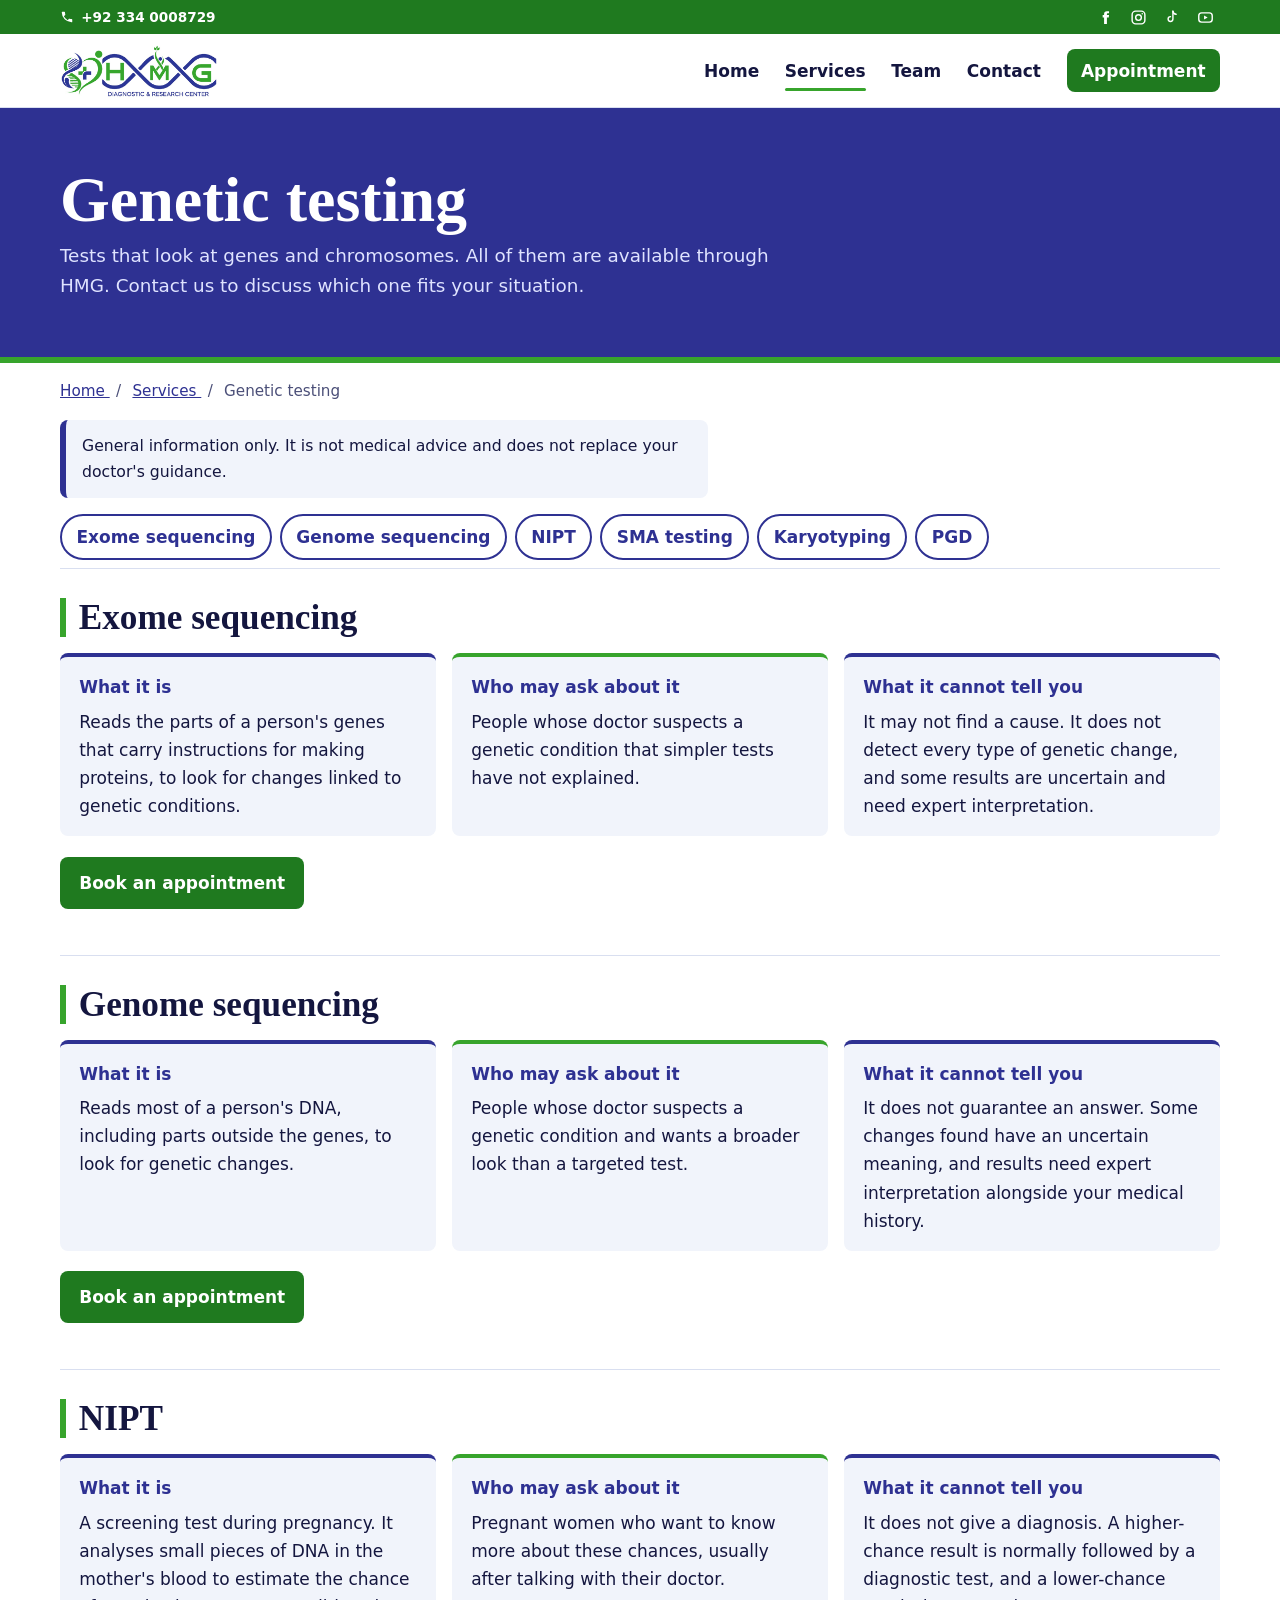
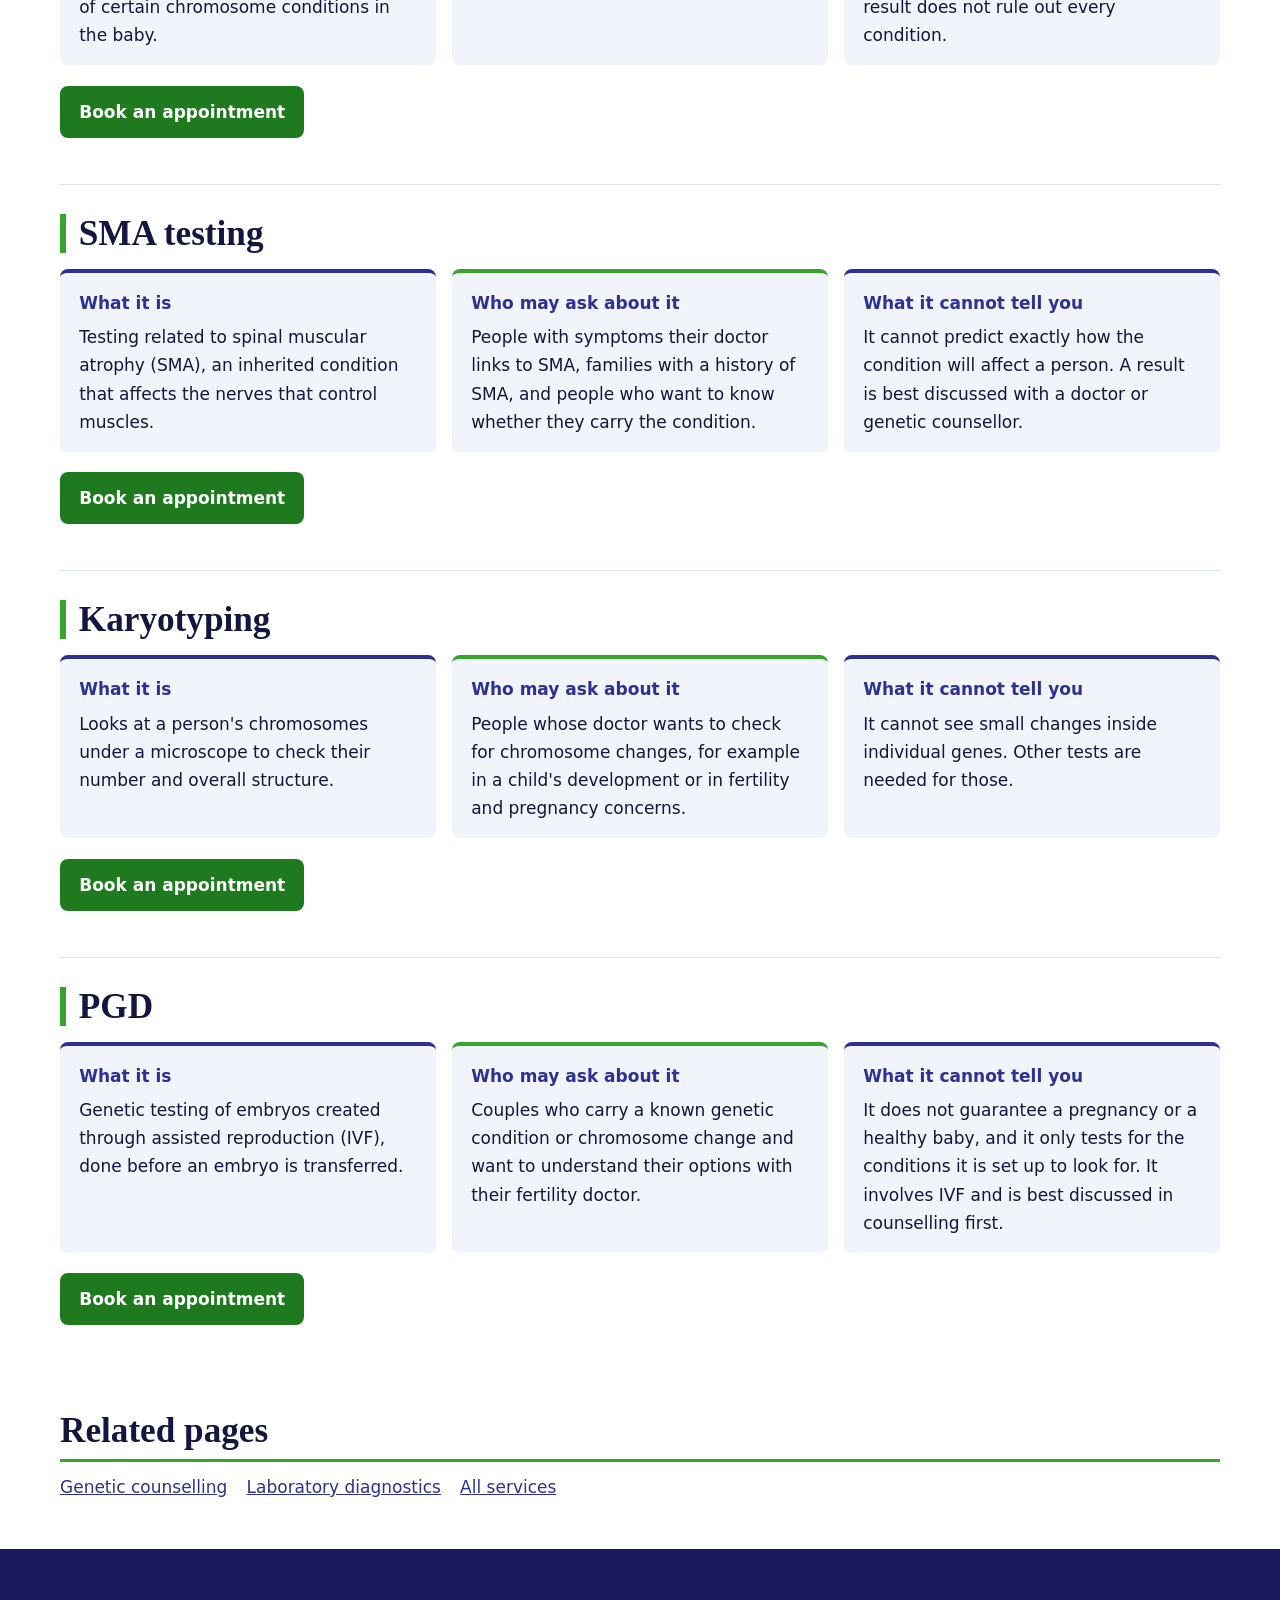
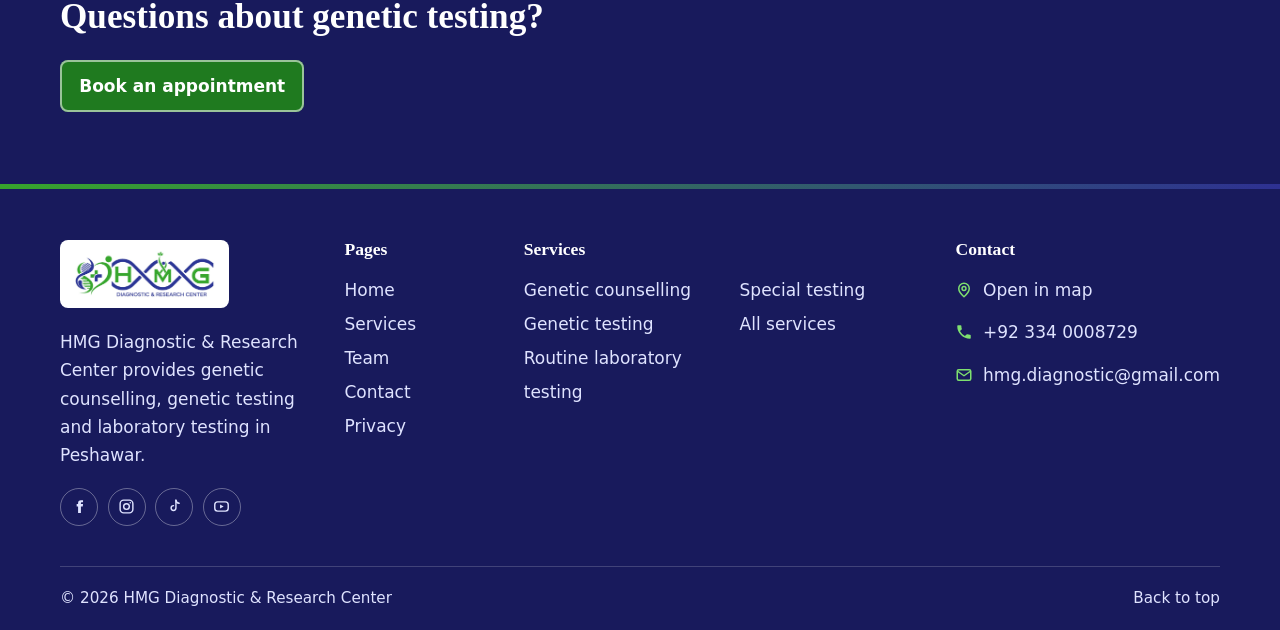
<file: genetic-testing.html>
<!DOCTYPE html>
<html lang="en">
  <head>
    <meta charset="utf-8"/>
    <meta content="width=device-width,initial-scale=1" name="viewport"/>
    <title>
      Genetic Testing in Peshawar | HMG Diagnostic &amp; Research Center
    </title>
    <meta content="General information about exome and genome sequencing, NIPT, SMA testing, karyotyping and PGD at HMG Diagnostic &amp; Research Center, Peshawar." name="description"/>
    <!-- SEO: canonical address and the preview shown when the page is shared -->
    <link href="https://hmgdrc.com.pk/genetic-testing.html" rel="canonical"/>
    <meta content="website" property="og:type"/>
    <meta content="HMG Diagnostic &amp; Research Center" property="og:site_name"/>
    <meta content="en_PK" property="og:locale"/>
    <meta content="Genetic Testing in Peshawar | HMG Diagnostic &amp; Research Center" property="og:title"/>
    <meta content="General information about exome and genome sequencing, NIPT, SMA testing, karyotyping and PGD at HMG Diagnostic &amp; Research Center, Peshawar." property="og:description"/>
    <meta content="https://hmgdrc.com.pk/genetic-testing.html" property="og:url"/>
    <meta content="https://hmgdrc.com.pk/assets/images/og-image.png" property="og:image"/>
    <meta content="summary" name="twitter:card"/>
    <meta content="#2e3192" name="theme-color"/>
    <link href="assets/images/favicon.png" rel="icon"/>
    <link href="assets/css/styles.css" rel="stylesheet"/>
  </head>
  <body>
    <!-- SKIP LINK: lets keyboard users jump straight past the menu -->
    <a class="skip" href="#main">
      Skip to content
    </a>
    <!-- TOP BAR: slim strip above the menu. Phone number on the left, social media icons on the right -->
    <div class="topbar">
      <div class="wrap topbar-in">
        <!-- PHONE NUMBER (left) -->
        <a class="tb-phone" href="tel:+923340008729">
          <svg aria-hidden="true" viewbox="0 0 24 24">
            <path d="M6.6 10.8a15 15 0 0 0 6.6 6.6l2.2-2.2a1 1 0 0 1 1-.25 11.4 11.4 0 0 0 3.6.6 1 1 0 0 1 1 1V20a1 1 0 0 1-1 1A17 17 0 0 1 3 4a1 1 0 0 1 1-1h3.5a1 1 0 0 1 1 1c0 1.25.2 2.45.6 3.6a1 1 0 0 1-.25 1z">
            </path>
          </svg>
          +92 334 0008729
        </a>
        <!-- SOCIAL MEDIA ICONS (right): each opens in a new tab -->
        <ul aria-label="Social media" class="tb-social">
          <li>
            <a aria-label="Facebook" href="https://www.facebook.com/HMGDiagnostic/" rel="noopener" target="_blank">
              <svg aria-hidden="true" fill="none" stroke="currentColor" stroke-linecap="round" stroke-linejoin="round" stroke-width="2" viewbox="0 0 24 24">
                <path d="M14 8.5V7c0-.7.3-1 1-1h2V3h-3a4 4 0 0 0-4 4v1.5H8V12h2v9h4v-9h2.6l.4-3.5z" fill="currentColor" stroke="none">
                </path>
              </svg>
            </a>
          </li>
          <li>
            <a aria-label="Instagram" href="https://www.instagram.com/hmg_diagnostic/" rel="noopener" target="_blank">
              <svg aria-hidden="true" fill="none" stroke="currentColor" stroke-linecap="round" stroke-linejoin="round" stroke-width="2" viewbox="0 0 24 24">
                <rect height="18" rx="5" width="18" x="3" y="3">
                </rect>
                <circle cx="12" cy="12" r="4">
                </circle>
                <circle cx="17.3" cy="6.7" fill="currentColor" r="1.1" stroke="none">
                </circle>
              </svg>
            </a>
          </li>
          <li>
            <a aria-label="TikTok" href="https://www.tiktok.com/@hmg.diagnostic" rel="noopener" target="_blank">
              <svg aria-hidden="true" fill="none" stroke="currentColor" stroke-linecap="round" stroke-linejoin="round" stroke-width="2" viewbox="0 0 24 24">
                <path d="M14 3v11.2a3.4 3.4 0 1 1-3.4-3.4">
                </path>
                <path d="M14 3c.3 2.6 1.9 4.2 4.5 4.5">
                </path>
              </svg>
            </a>
          </li>
          <li>
            <a aria-label="YouTube" href="https://www.youtube.com/@HMGDiagnosticResearchCenter" rel="noopener" target="_blank">
              <svg aria-hidden="true" fill="none" stroke="currentColor" stroke-linecap="round" stroke-linejoin="round" stroke-width="2" viewbox="0 0 24 24">
                <rect height="13" rx="4" width="19" x="2.5" y="5.5">
                </rect>
                <path d="M10 9.2v5.6l5-2.8z" fill="currentColor" stroke="none">
                </path>
              </svg>
            </a>
          </li>
        </ul>
      </div>
    </div>
    <!-- HEADER -->
    <header class="top" id="top">
      <!-- PAGE PROGRESS BAR: grows as you scroll (width is set in main.js) -->
      <div aria-hidden="true" class="progress">
      </div>
      <div class="wrap bar">
        <!-- LOGO: links to the home page -->
        <a aria-label="HMG Diagnostic &amp; Research Center, home" class="brand" href="index.html">
          <img alt="HMG Diagnostic &amp; Research Center" height="205" src="assets/images/hmg-logo.png" width="600"/>
        </a>
        <!-- MENU BUTTON: only visible on phones; three bars turn into an X when open -->
        <button aria-controls="nav" aria-expanded="false" aria-label="Menu" class="menu-btn">
          <span>
          </span>
          <span>
          </span>
          <span>
          </span>
        </button>
        <!-- NAVIGATION LINKS and Call button -->
        <nav aria-label="Main" id="nav">
          <a href="index.html">
            Home
          </a>
          <a aria-current="true" href="services.html">
            Services
          </a>
          <a href="team.html">
            Team
          </a>
          <a href="contact.html">
            Contact
          </a>
          <a class="btn small alt" href="https://wa.me/923340008729?text=Hello%2C%20I%20would%20like%20to%20book%20an%20appointment.">
            Appointment
          </a>
        </nav>
      </div>
    </header>
    <!-- MAIN CONTENT -->
    <main id="main">
      <!-- PAGE HEADING -->
      <section class="pagehead">
        <div class="wrap">
          <h1>
            Genetic testing
          </h1>
          <p class="lead">
            Tests that look at genes and chromosomes. All of them are available through HMG. Contact us to discuss which one fits your situation.
          </p>
        </div>
      </section>
      <div class="wrap">
        <!-- BREADCRUMB -->
        <nav aria-label="Breadcrumb" class="crumbs">
          <a href="index.html">
            Home
          </a>
          <span aria-hidden="true">
            /
          </span>
          <a href="services.html">
            Services
          </a>
          <span aria-hidden="true">
            /
          </span>
          Genetic testing
        </nav>
        <!-- CLINICAL REVIEW: all explanations on this page are general and must be approved by a qualified person before the site goes live -->
        <p class="note">
          General information only. It is not medical advice and does not replace your doctor's guidance.
        </p>
        <!-- IN-PAGE LINKS: jump to a test -->
        <div aria-label="Jump to a test" class="jump" role="group">
          <a href="#exome-sequencing">
            Exome sequencing
          </a>
          <a href="#genome-sequencing">
            Genome sequencing
          </a>
          <a href="#nipt">
            NIPT
          </a>
          <a href="#sma-testing">
            SMA testing
          </a>
          <a href="#karyotyping">
            Karyotyping
          </a>
          <a href="#pgd">
            PGD
          </a>
        </div>
        <!-- SERVICE: Exome sequencing -->
        <article class="svcpage" id="exome-sequencing">
          <h2 class="svc-title">
            Exome sequencing
          </h2>
          <div class="facts">
            <div class="fact">
              <p class="fact-title">
                What it is
              </p>
              <p>
                Reads the parts of a person's genes that carry instructions for making proteins, to look for changes linked to genetic conditions.
              </p>
            </div>
            <div class="fact">
              <p class="fact-title">
                Who may ask about it
              </p>
              <p>
                People whose doctor suspects a genetic condition that simpler tests have not explained.
              </p>
            </div>
            <div class="fact">
              <p class="fact-title">
                What it cannot tell you
              </p>
              <p>
                It may not find a cause. It does not detect every type of genetic change, and some results are uncertain and need expert interpretation.
              </p>
            </div>
          </div>
          <p>
            <a class="btn alt" href="https://wa.me/923340008729?text=Hello%2C%20I%20would%20like%20to%20book%20an%20appointment%20for%20Exome%20sequencing.">
              Book an appointment
            </a>
          </p>
        </article>
        <!-- SERVICE: Genome sequencing -->
        <article class="svcpage" id="genome-sequencing">
          <h2 class="svc-title">
            Genome sequencing
          </h2>
          <div class="facts">
            <div class="fact">
              <p class="fact-title">
                What it is
              </p>
              <p>
                Reads most of a person's DNA, including parts outside the genes, to look for genetic changes.
              </p>
            </div>
            <div class="fact">
              <p class="fact-title">
                Who may ask about it
              </p>
              <p>
                People whose doctor suspects a genetic condition and wants a broader look than a targeted test.
              </p>
            </div>
            <div class="fact">
              <p class="fact-title">
                What it cannot tell you
              </p>
              <p>
                It does not guarantee an answer. Some changes found have an uncertain meaning, and results need expert interpretation alongside your medical history.
              </p>
            </div>
          </div>
          <p>
            <a class="btn alt" href="https://wa.me/923340008729?text=Hello%2C%20I%20would%20like%20to%20book%20an%20appointment%20for%20Genome%20sequencing.">
              Book an appointment
            </a>
          </p>
        </article>
        <!-- SERVICE: NIPT -->
        <article class="svcpage" id="nipt">
          <h2 class="svc-title">
            NIPT
          </h2>
          <div class="facts">
            <div class="fact">
              <p class="fact-title">
                What it is
              </p>
              <p>
                A screening test during pregnancy. It analyses small pieces of DNA in the mother's blood to estimate the chance of certain chromosome conditions in the baby.
              </p>
            </div>
            <div class="fact">
              <p class="fact-title">
                Who may ask about it
              </p>
              <p>
                Pregnant women who want to know more about these chances, usually after talking with their doctor.
              </p>
            </div>
            <div class="fact">
              <p class="fact-title">
                What it cannot tell you
              </p>
              <p>
                It does not give a diagnosis. A higher-chance result is normally followed by a diagnostic test, and a lower-chance result does not rule out every condition.
              </p>
            </div>
          </div>
          <p>
            <a class="btn alt" href="https://wa.me/923340008729?text=Hello%2C%20I%20would%20like%20to%20book%20an%20appointment%20for%20NIPT.">
              Book an appointment
            </a>
          </p>
        </article>
        <!-- SERVICE: SMA testing -->
        <article class="svcpage" id="sma-testing">
          <h2 class="svc-title">
            SMA testing
          </h2>
          <div class="facts">
            <div class="fact">
              <p class="fact-title">
                What it is
              </p>
              <p>
                Testing related to spinal muscular atrophy (SMA), an inherited condition that affects the nerves that control muscles.
              </p>
            </div>
            <div class="fact">
              <p class="fact-title">
                Who may ask about it
              </p>
              <p>
                People with symptoms their doctor links to SMA, families with a history of SMA, and people who want to know whether they carry the condition.
              </p>
            </div>
            <div class="fact">
              <p class="fact-title">
                What it cannot tell you
              </p>
              <p>
                It cannot predict exactly how the condition will affect a person. A result is best discussed with a doctor or genetic counsellor.
              </p>
            </div>
          </div>
          <p>
            <a class="btn alt" href="https://wa.me/923340008729?text=Hello%2C%20I%20would%20like%20to%20book%20an%20appointment%20for%20SMA%20testing.">
              Book an appointment
            </a>
          </p>
        </article>
        <!-- SERVICE: Karyotyping -->
        <article class="svcpage" id="karyotyping">
          <h2 class="svc-title">
            Karyotyping
          </h2>
          <div class="facts">
            <div class="fact">
              <p class="fact-title">
                What it is
              </p>
              <p>
                Looks at a person's chromosomes under a microscope to check their number and overall structure.
              </p>
            </div>
            <div class="fact">
              <p class="fact-title">
                Who may ask about it
              </p>
              <p>
                People whose doctor wants to check for chromosome changes, for example in a child's development or in fertility and pregnancy concerns.
              </p>
            </div>
            <div class="fact">
              <p class="fact-title">
                What it cannot tell you
              </p>
              <p>
                It cannot see small changes inside individual genes. Other tests are needed for those.
              </p>
            </div>
          </div>
          <p>
            <a class="btn alt" href="https://wa.me/923340008729?text=Hello%2C%20I%20would%20like%20to%20book%20an%20appointment%20for%20Karyotyping.">
              Book an appointment
            </a>
          </p>
        </article>
        <!-- SERVICE: PGD -->
        <article class="svcpage" id="pgd">
          <h2 class="svc-title">
            PGD
          </h2>
          <div class="facts">
            <div class="fact">
              <p class="fact-title">
                What it is
              </p>
              <p>
                Genetic testing of embryos created through assisted reproduction (IVF), done before an embryo is transferred.
              </p>
            </div>
            <div class="fact">
              <p class="fact-title">
                Who may ask about it
              </p>
              <p>
                Couples who carry a known genetic condition or chromosome change and want to understand their options with their fertility doctor.
              </p>
            </div>
            <div class="fact">
              <p class="fact-title">
                What it cannot tell you
              </p>
              <p>
                It does not guarantee a pregnancy or a healthy baby, and it only tests for the conditions it is set up to look for. It involves IVF and is best discussed in counselling first.
              </p>
            </div>
          </div>
          <p>
            <a class="btn alt" href="https://wa.me/923340008729?text=Hello%2C%20I%20would%20like%20to%20book%20an%20appointment%20for%20PGD.">
              Book an appointment
            </a>
          </p>
        </article>
        <!-- RELATED PAGES -->
        <h2 class="group-title">
          Related pages
        </h2>
        <ul class="related">
          <li>
            <a href="genetic-counselling.html">
              Genetic counselling
            </a>
          </li>
          <li>
            <a href="laboratory-diagnostics.html">
              Laboratory diagnostics
            </a>
          </li>
          <li>
            <a href="services.html">
              All services
            </a>
          </li>
        </ul>
      </div>
      <!-- CONTACT BAND -->
      <section class="band">
        <div class="wrap">
          <h2>
            Questions about genetic testing?
          </h2>
          <p class="actions">
            <a class="btn alt" href="https://wa.me/923340008729?text=Hello%2C%20I%20would%20like%20to%20book%20an%20appointment.">
              Book an appointment
            </a>
          </p>
        </div>
      </section>
    </main>
    <!-- FOOTER: same on every page -->
    <footer class="foot">
      <div class="wrap">
        <div class="foot-grid">
          <!-- COLUMN 1: logo, a short description and social media icons -->
          <div>
            <a aria-label="HMG home" class="foot-logo" href="index.html">
              <img alt="HMG Diagnostic &amp; Research Center" height="205" src="assets/images/hmg-logo.png" width="600"/>
            </a>
            <p>
              HMG Diagnostic &amp; Research Center provides genetic counselling, genetic testing and laboratory testing in Peshawar.
            </p>
            <ul aria-label="Social media" class="tb-social foot-social">
              <li>
                <a aria-label="Facebook" href="https://www.facebook.com/HMGDiagnostic/" rel="noopener" target="_blank">
                  <svg aria-hidden="true" fill="none" stroke="currentColor" stroke-linecap="round" stroke-linejoin="round" stroke-width="2" viewbox="0 0 24 24">
                    <path d="M14 8.5V7c0-.7.3-1 1-1h2V3h-3a4 4 0 0 0-4 4v1.5H8V12h2v9h4v-9h2.6l.4-3.5z" fill="currentColor" stroke="none">
                    </path>
                  </svg>
                </a>
              </li>
              <li>
                <a aria-label="Instagram" href="https://www.instagram.com/hmg_diagnostic/" rel="noopener" target="_blank">
                  <svg aria-hidden="true" fill="none" stroke="currentColor" stroke-linecap="round" stroke-linejoin="round" stroke-width="2" viewbox="0 0 24 24">
                    <rect height="18" rx="5" width="18" x="3" y="3">
                    </rect>
                    <circle cx="12" cy="12" r="4">
                    </circle>
                    <circle cx="17.3" cy="6.7" fill="currentColor" r="1.1" stroke="none">
                    </circle>
                  </svg>
                </a>
              </li>
              <li>
                <a aria-label="TikTok" href="https://www.tiktok.com/@hmg.diagnostic" rel="noopener" target="_blank">
                  <svg aria-hidden="true" fill="none" stroke="currentColor" stroke-linecap="round" stroke-linejoin="round" stroke-width="2" viewbox="0 0 24 24">
                    <path d="M14 3v11.2a3.4 3.4 0 1 1-3.4-3.4">
                    </path>
                    <path d="M14 3c.3 2.6 1.9 4.2 4.5 4.5">
                    </path>
                  </svg>
                </a>
              </li>
              <li>
                <a aria-label="YouTube" href="https://www.youtube.com/@HMGDiagnosticResearchCenter" rel="noopener" target="_blank">
                  <svg aria-hidden="true" fill="none" stroke="currentColor" stroke-linecap="round" stroke-linejoin="round" stroke-width="2" viewbox="0 0 24 24">
                    <rect height="13" rx="4" width="19" x="2.5" y="5.5">
                    </rect>
                    <path d="M10 9.2v5.6l5-2.8z" fill="currentColor" stroke="none">
                    </path>
                  </svg>
                </a>
              </li>
            </ul>
          </div>
          <!-- COLUMN 2: page links -->
          <nav aria-label="Pages">
            <h3>
              Pages
            </h3>
            <ul>
              <li>
                <a href="index.html">
                  Home
                </a>
              </li>
              <li>
                <a href="services.html">
                  Services
                </a>
              </li>
              <li>
                <a href="team.html">
                  Team
                </a>
              </li>
              <li>
                <a href="contact.html">
                  Contact
                </a>
              </li>
              <li>
                <a href="privacy.html">
                  Privacy
                </a>
              </li>
            </ul>
          </nav>
          <!-- COLUMN 3: five service links -->
          <nav aria-label="Services" class="foot-services">
            <h3>
              Services
            </h3>
            <ul>
              <li>
                <a href="genetic-counselling.html">
                  Genetic counselling
                </a>
              </li>
              <li>
                <a href="genetic-testing.html">
                  Genetic testing
                </a>
              </li>
              <li>
                <a href="laboratory-diagnostics.html#routine-lab">
                  Routine laboratory testing
                </a>
              </li>
              <li>
                <a href="laboratory-diagnostics.html#special-testing">
                  Special testing
                </a>
              </li>
              <li>
                <a href="services.html">
                  All services
                </a>
              </li>
            </ul>
          </nav>
          <!-- COLUMN 4: contact details, each with an icon: map, phone, email -->
          <div class="foot-contact">
            <h3>
              Contact
            </h3>
            <ul class="contact-list">
              <li>
                <a href="https://www.google.com/maps/search/?api=1&amp;query=Sami%20Tower%2C%20Hayatabad%20Toll%20Plaza%2C%20Ring%20Road%2C%20Peshawar" rel="noopener" target="_blank">
                  <svg aria-hidden="true" fill="none" stroke="currentColor" stroke-linecap="round" stroke-linejoin="round" stroke-width="2" viewbox="0 0 24 24">
                    <path d="M12 21s-7-6.1-7-11a7 7 0 0 1 14 0c0 4.9-7 11-7 11z">
                    </path>
                    <circle cx="12" cy="10" r="2.6">
                    </circle>
                  </svg>
                  <span>
                    Open in map
                  </span>
                </a>
              </li>
              <li>
                <a href="tel:+923340008729">
                  <svg aria-hidden="true" fill="currentColor" viewbox="0 0 24 24">
                    <path d="M6.6 10.8a15 15 0 0 0 6.6 6.6l2.2-2.2a1 1 0 0 1 1-.25 11.4 11.4 0 0 0 3.6.6 1 1 0 0 1 1 1V20a1 1 0 0 1-1 1A17 17 0 0 1 3 4a1 1 0 0 1 1-1h3.5a1 1 0 0 1 1 1c0 1.25.2 2.45.6 3.6a1 1 0 0 1-.25 1z">
                    </path>
                  </svg>
                  <span>
                    +92 334 0008729
                  </span>
                </a>
              </li>
              <li>
                <a href="mailto:hmg.diagnostic@gmail.com">
                  <svg aria-hidden="true" fill="none" stroke="currentColor" stroke-linecap="round" stroke-linejoin="round" stroke-width="2" viewbox="0 0 24 24">
                    <rect height="14" rx="2" width="18" x="3" y="5">
                    </rect>
                    <path d="m3.5 7 8.5 6 8.5-6">
                    </path>
                  </svg>
                  <span>
                    hmg.diagnostic@gmail.com
                  </span>
                </a>
              </li>
            </ul>
          </div>
        </div>
        <!-- BOTTOM BAR: copyright and back-to-top link -->
        <div class="foot-bottom">
          <p>
            © 2026 HMG Diagnostic &amp; Research Center
          </p>
          <a href="#top">
            Back to top
          </a>
        </div>
      </div>
    </footer>
    <!-- MOBILE BAR: Call and WhatsApp buttons fixed to the bottom of phone screens -->
    <div class="dock">
      <a class="btn alt" href="https://wa.me/923340008729?text=Hello%2C%20I%20would%20like%20to%20book%20an%20appointment.">
        Book an appointment
      </a>
    </div>
    <!-- JAVASCRIPT: menu, scroll effects and reveal animation -->
    <script defer="" src="assets/js/main.js">
    </script>
  </body>
</html>
</file>
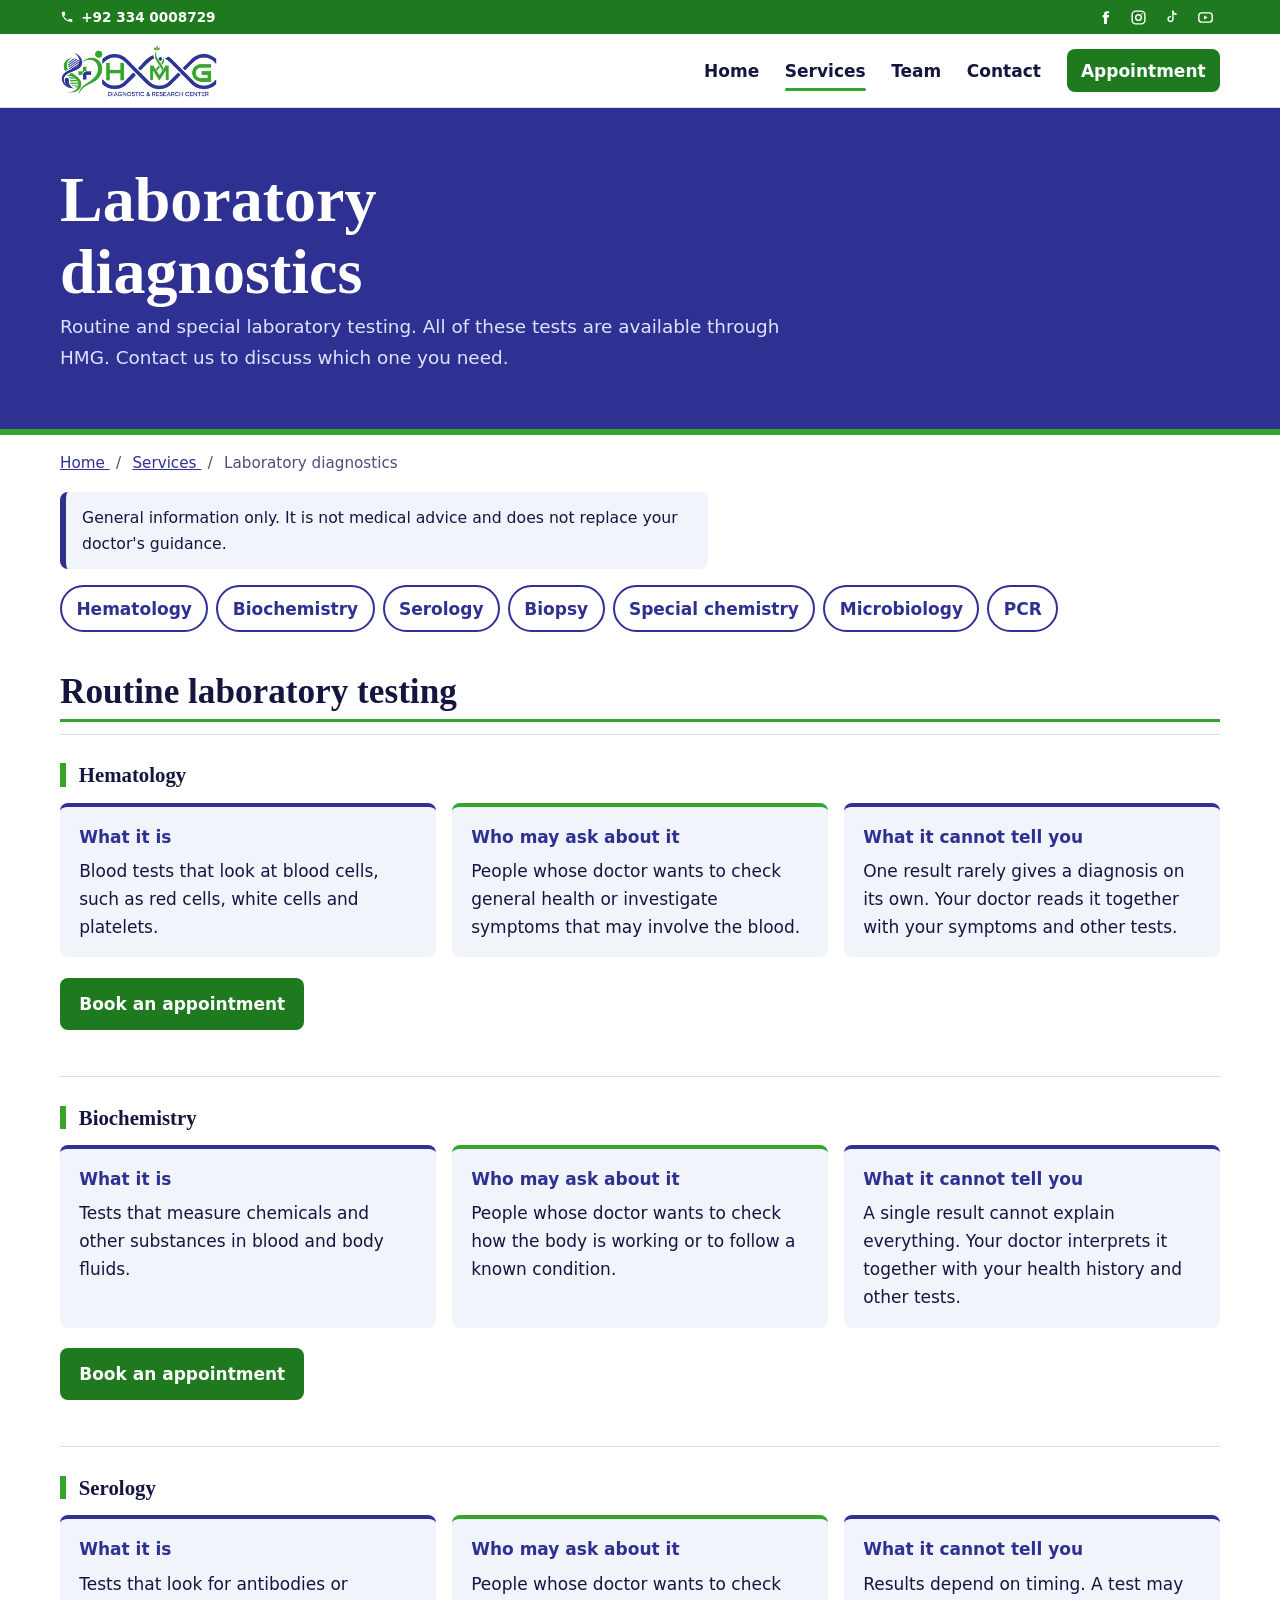
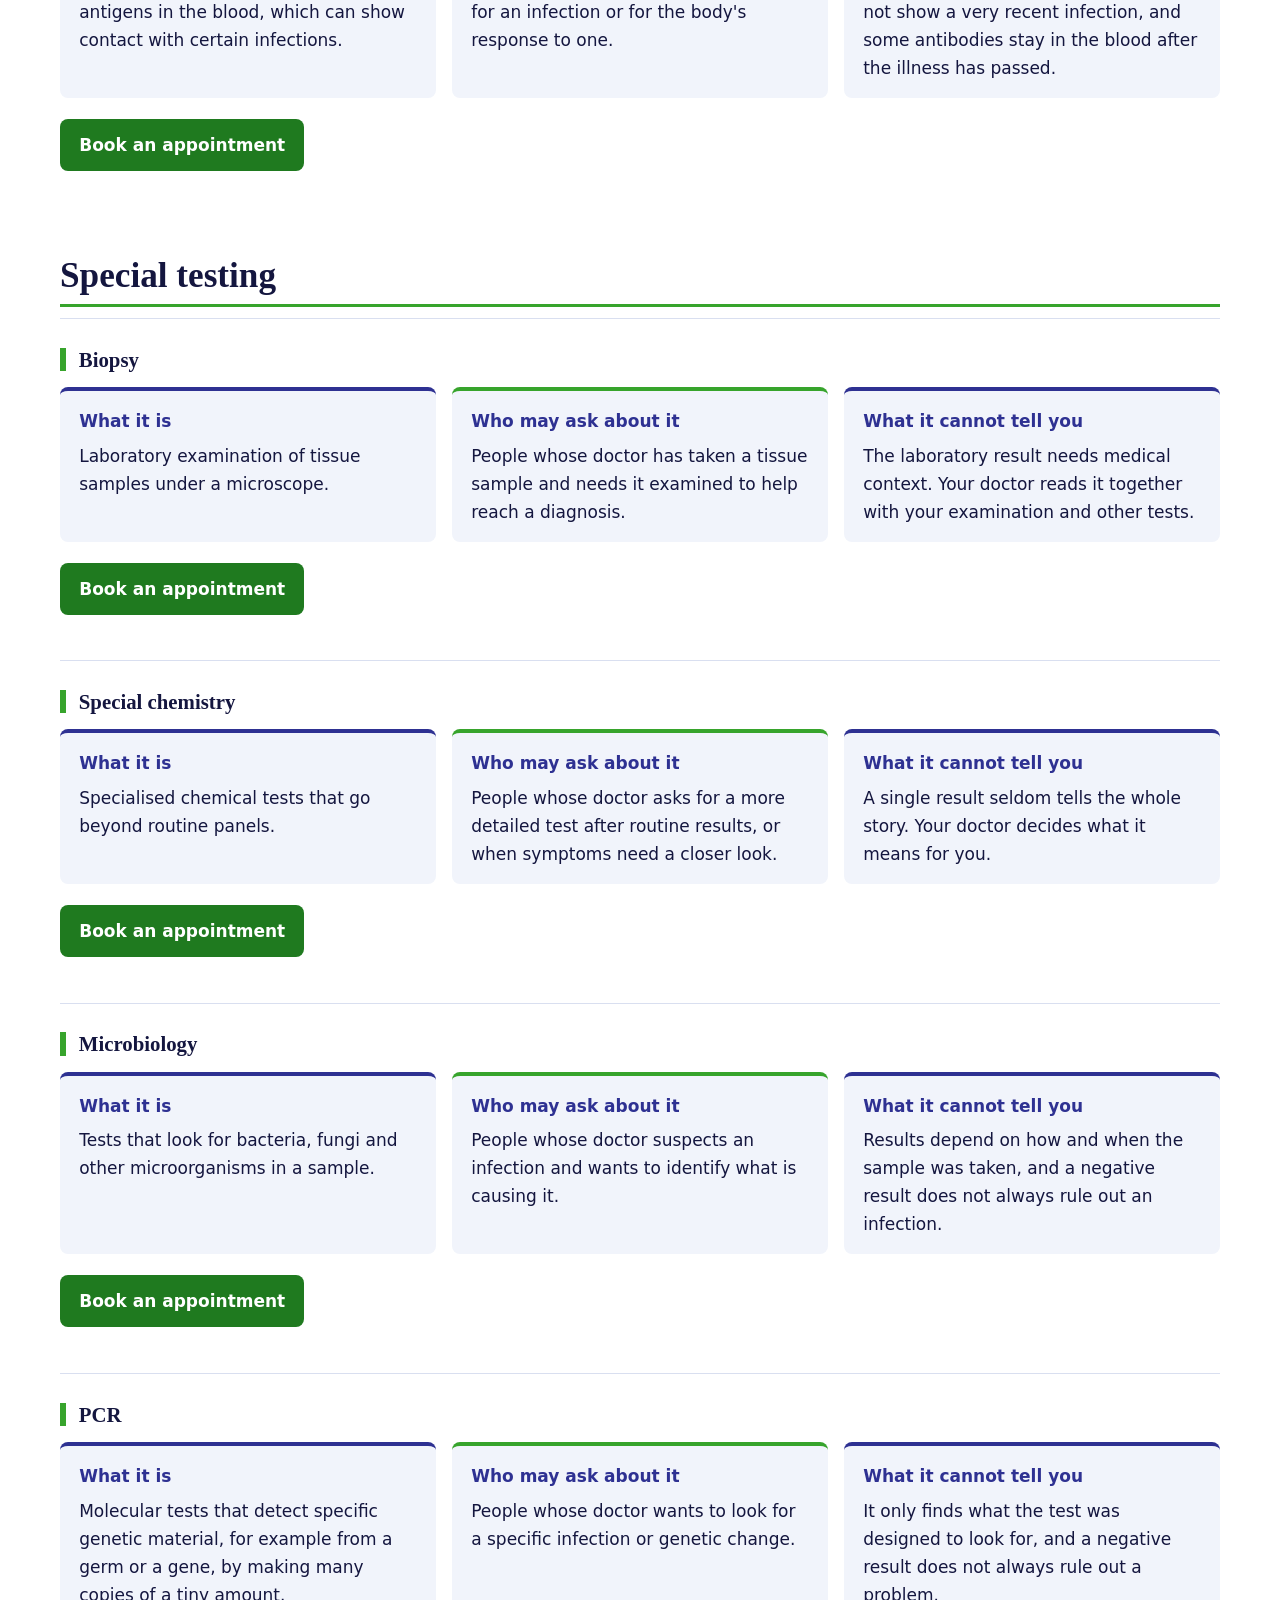
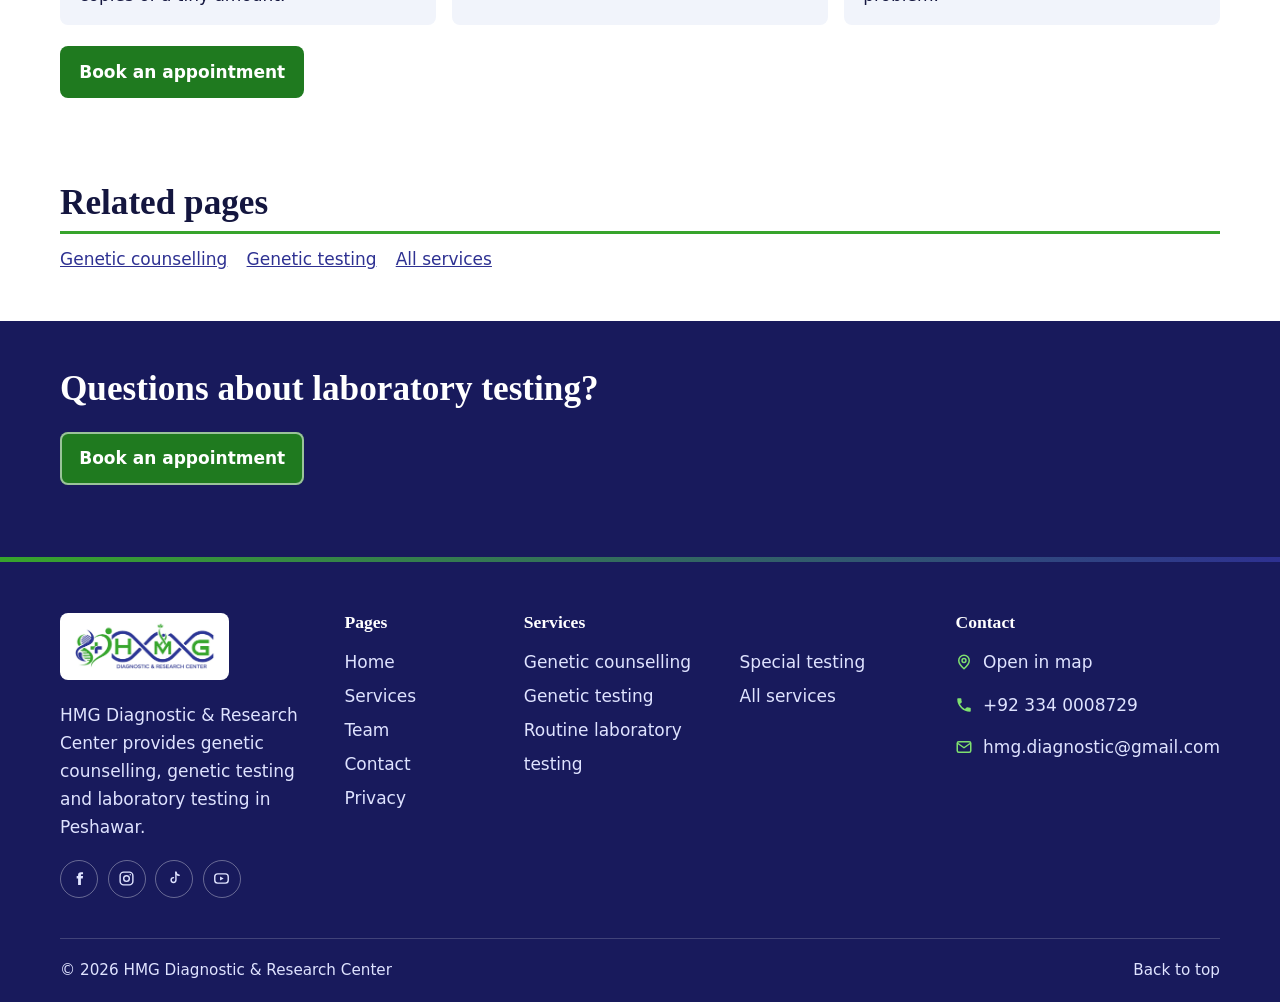
<file: laboratory-diagnostics.html>
<!DOCTYPE html>
<html lang="en">
  <head>
    <meta charset="utf-8"/>
    <meta content="width=device-width,initial-scale=1" name="viewport"/>
    <title>
      Laboratory Diagnostics in Peshawar | HMG Diagnostic &amp; Research Center
    </title>
    <meta content="General information about hematology, biochemistry, serology, biopsy, special chemistry, microbiology and PCR testing at HMG Diagnostic &amp; Research Center, Peshawar." name="description"/>
    <!-- SEO: canonical address and the preview shown when the page is shared -->
    <link href="https://hmgdrc.com.pk/laboratory-diagnostics.html" rel="canonical"/>
    <meta content="website" property="og:type"/>
    <meta content="HMG Diagnostic &amp; Research Center" property="og:site_name"/>
    <meta content="en_PK" property="og:locale"/>
    <meta content="Laboratory Diagnostics in Peshawar | HMG Diagnostic &amp; Research Center" property="og:title"/>
    <meta content="General information about hematology, biochemistry, serology, biopsy, special chemistry, microbiology and PCR testing at HMG Diagnostic &amp; Research Center, Peshawar." property="og:description"/>
    <meta content="https://hmgdrc.com.pk/laboratory-diagnostics.html" property="og:url"/>
    <meta content="https://hmgdrc.com.pk/assets/images/og-image.png" property="og:image"/>
    <meta content="summary" name="twitter:card"/>
    <meta content="#2e3192" name="theme-color"/>
    <link href="assets/images/favicon.png" rel="icon"/>
    <link href="assets/css/styles.css" rel="stylesheet"/>
  </head>
  <body>
    <!-- SKIP LINK: lets keyboard users jump straight past the menu -->
    <a class="skip" href="#main">
      Skip to content
    </a>
    <!-- TOP BAR: slim strip above the menu. Phone number on the left, social media icons on the right -->
    <div class="topbar">
      <div class="wrap topbar-in">
        <!-- PHONE NUMBER (left) -->
        <a class="tb-phone" href="tel:+923340008729">
          <svg aria-hidden="true" viewbox="0 0 24 24">
            <path d="M6.6 10.8a15 15 0 0 0 6.6 6.6l2.2-2.2a1 1 0 0 1 1-.25 11.4 11.4 0 0 0 3.6.6 1 1 0 0 1 1 1V20a1 1 0 0 1-1 1A17 17 0 0 1 3 4a1 1 0 0 1 1-1h3.5a1 1 0 0 1 1 1c0 1.25.2 2.45.6 3.6a1 1 0 0 1-.25 1z">
            </path>
          </svg>
          +92 334 0008729
        </a>
        <!-- SOCIAL MEDIA ICONS (right): each opens in a new tab -->
        <ul aria-label="Social media" class="tb-social">
          <li>
            <a aria-label="Facebook" href="https://www.facebook.com/HMGDiagnostic/" rel="noopener" target="_blank">
              <svg aria-hidden="true" fill="none" stroke="currentColor" stroke-linecap="round" stroke-linejoin="round" stroke-width="2" viewbox="0 0 24 24">
                <path d="M14 8.5V7c0-.7.3-1 1-1h2V3h-3a4 4 0 0 0-4 4v1.5H8V12h2v9h4v-9h2.6l.4-3.5z" fill="currentColor" stroke="none">
                </path>
              </svg>
            </a>
          </li>
          <li>
            <a aria-label="Instagram" href="https://www.instagram.com/hmg_diagnostic/" rel="noopener" target="_blank">
              <svg aria-hidden="true" fill="none" stroke="currentColor" stroke-linecap="round" stroke-linejoin="round" stroke-width="2" viewbox="0 0 24 24">
                <rect height="18" rx="5" width="18" x="3" y="3">
                </rect>
                <circle cx="12" cy="12" r="4">
                </circle>
                <circle cx="17.3" cy="6.7" fill="currentColor" r="1.1" stroke="none">
                </circle>
              </svg>
            </a>
          </li>
          <li>
            <a aria-label="TikTok" href="https://www.tiktok.com/@hmg.diagnostic" rel="noopener" target="_blank">
              <svg aria-hidden="true" fill="none" stroke="currentColor" stroke-linecap="round" stroke-linejoin="round" stroke-width="2" viewbox="0 0 24 24">
                <path d="M14 3v11.2a3.4 3.4 0 1 1-3.4-3.4">
                </path>
                <path d="M14 3c.3 2.6 1.9 4.2 4.5 4.5">
                </path>
              </svg>
            </a>
          </li>
          <li>
            <a aria-label="YouTube" href="https://www.youtube.com/@HMGDiagnosticResearchCenter" rel="noopener" target="_blank">
              <svg aria-hidden="true" fill="none" stroke="currentColor" stroke-linecap="round" stroke-linejoin="round" stroke-width="2" viewbox="0 0 24 24">
                <rect height="13" rx="4" width="19" x="2.5" y="5.5">
                </rect>
                <path d="M10 9.2v5.6l5-2.8z" fill="currentColor" stroke="none">
                </path>
              </svg>
            </a>
          </li>
        </ul>
      </div>
    </div>
    <!-- HEADER -->
    <header class="top" id="top">
      <!-- PAGE PROGRESS BAR: grows as you scroll (width is set in main.js) -->
      <div aria-hidden="true" class="progress">
      </div>
      <div class="wrap bar">
        <!-- LOGO: links to the home page -->
        <a aria-label="HMG Diagnostic &amp; Research Center, home" class="brand" href="index.html">
          <img alt="HMG Diagnostic &amp; Research Center" height="205" src="assets/images/hmg-logo.png" width="600"/>
        </a>
        <!-- MENU BUTTON: only visible on phones; three bars turn into an X when open -->
        <button aria-controls="nav" aria-expanded="false" aria-label="Menu" class="menu-btn">
          <span>
          </span>
          <span>
          </span>
          <span>
          </span>
        </button>
        <!-- NAVIGATION LINKS and Call button -->
        <nav aria-label="Main" id="nav">
          <a href="index.html">
            Home
          </a>
          <a aria-current="true" href="services.html">
            Services
          </a>
          <a href="team.html">
            Team
          </a>
          <a href="contact.html">
            Contact
          </a>
          <a class="btn small alt" href="https://wa.me/923340008729?text=Hello%2C%20I%20would%20like%20to%20book%20an%20appointment.">
            Appointment
          </a>
        </nav>
      </div>
    </header>
    <!-- MAIN CONTENT -->
    <main id="main">
      <!-- PAGE HEADING -->
      <section class="pagehead">
        <div class="wrap">
          <h1>
            Laboratory diagnostics
          </h1>
          <p class="lead">
            Routine and special laboratory testing. All of these tests are available through HMG. Contact us to discuss which one you need.
          </p>
        </div>
      </section>
      <div class="wrap">
        <!-- BREADCRUMB -->
        <nav aria-label="Breadcrumb" class="crumbs">
          <a href="index.html">
            Home
          </a>
          <span aria-hidden="true">
            /
          </span>
          <a href="services.html">
            Services
          </a>
          <span aria-hidden="true">
            /
          </span>
          Laboratory diagnostics
        </nav>
        <!-- CLINICAL REVIEW: all explanations on this page are general and must be approved by a qualified person before the site goes live -->
        <p class="note">
          General information only. It is not medical advice and does not replace your doctor's guidance.
        </p>
        <!-- IN-PAGE LINKS: jump to a test -->
        <div aria-label="Jump to a test" class="jump" role="group">
          <a href="#hematology">
            Hematology
          </a>
          <a href="#biochemistry">
            Biochemistry
          </a>
          <a href="#serology">
            Serology
          </a>
          <a href="#biopsy">
            Biopsy
          </a>
          <a href="#special-chemistry">
            Special chemistry
          </a>
          <a href="#microbiology">
            Microbiology
          </a>
          <a href="#pcr">
            PCR
          </a>
        </div>
        <h2 class="group-title" id="routine-lab">
          Routine laboratory testing
        </h2>
        <!-- SERVICE: Hematology -->
        <article class="svcpage" id="hematology">
          <h3 class="svc-title">
            Hematology
          </h3>
          <div class="facts">
            <div class="fact">
              <p class="fact-title">
                What it is
              </p>
              <p>
                Blood tests that look at blood cells, such as red cells, white cells and platelets.
              </p>
            </div>
            <div class="fact">
              <p class="fact-title">
                Who may ask about it
              </p>
              <p>
                People whose doctor wants to check general health or investigate symptoms that may involve the blood.
              </p>
            </div>
            <div class="fact">
              <p class="fact-title">
                What it cannot tell you
              </p>
              <p>
                One result rarely gives a diagnosis on its own. Your doctor reads it together with your symptoms and other tests.
              </p>
            </div>
          </div>
          <p>
            <a class="btn alt" href="https://wa.me/923340008729?text=Hello%2C%20I%20would%20like%20to%20book%20an%20appointment%20for%20Hematology.">
              Book an appointment
            </a>
          </p>
        </article>
        <!-- SERVICE: Biochemistry -->
        <article class="svcpage" id="biochemistry">
          <h3 class="svc-title">
            Biochemistry
          </h3>
          <div class="facts">
            <div class="fact">
              <p class="fact-title">
                What it is
              </p>
              <p>
                Tests that measure chemicals and other substances in blood and body fluids.
              </p>
            </div>
            <div class="fact">
              <p class="fact-title">
                Who may ask about it
              </p>
              <p>
                People whose doctor wants to check how the body is working or to follow a known condition.
              </p>
            </div>
            <div class="fact">
              <p class="fact-title">
                What it cannot tell you
              </p>
              <p>
                A single result cannot explain everything. Your doctor interprets it together with your health history and other tests.
              </p>
            </div>
          </div>
          <p>
            <a class="btn alt" href="https://wa.me/923340008729?text=Hello%2C%20I%20would%20like%20to%20book%20an%20appointment%20for%20Biochemistry.">
              Book an appointment
            </a>
          </p>
        </article>
        <!-- SERVICE: Serology -->
        <article class="svcpage" id="serology">
          <h3 class="svc-title">
            Serology
          </h3>
          <div class="facts">
            <div class="fact">
              <p class="fact-title">
                What it is
              </p>
              <p>
                Tests that look for antibodies or antigens in the blood, which can show contact with certain infections.
              </p>
            </div>
            <div class="fact">
              <p class="fact-title">
                Who may ask about it
              </p>
              <p>
                People whose doctor wants to check for an infection or for the body's response to one.
              </p>
            </div>
            <div class="fact">
              <p class="fact-title">
                What it cannot tell you
              </p>
              <p>
                Results depend on timing. A test may not show a very recent infection, and some antibodies stay in the blood after the illness has passed.
              </p>
            </div>
          </div>
          <p>
            <a class="btn alt" href="https://wa.me/923340008729?text=Hello%2C%20I%20would%20like%20to%20book%20an%20appointment%20for%20Serology.">
              Book an appointment
            </a>
          </p>
        </article>
        <h2 class="group-title" id="special-testing">
          Special testing
        </h2>
        <!-- SERVICE: Biopsy -->
        <article class="svcpage" id="biopsy">
          <h3 class="svc-title">
            Biopsy
          </h3>
          <div class="facts">
            <div class="fact">
              <p class="fact-title">
                What it is
              </p>
              <p>
                Laboratory examination of tissue samples under a microscope.
              </p>
            </div>
            <div class="fact">
              <p class="fact-title">
                Who may ask about it
              </p>
              <p>
                People whose doctor has taken a tissue sample and needs it examined to help reach a diagnosis.
              </p>
            </div>
            <div class="fact">
              <p class="fact-title">
                What it cannot tell you
              </p>
              <p>
                The laboratory result needs medical context. Your doctor reads it together with your examination and other tests.
              </p>
            </div>
          </div>
          <p>
            <a class="btn alt" href="https://wa.me/923340008729?text=Hello%2C%20I%20would%20like%20to%20book%20an%20appointment%20for%20Biopsy.">
              Book an appointment
            </a>
          </p>
        </article>
        <!-- SERVICE: Special chemistry -->
        <article class="svcpage" id="special-chemistry">
          <h3 class="svc-title">
            Special chemistry
          </h3>
          <div class="facts">
            <div class="fact">
              <p class="fact-title">
                What it is
              </p>
              <p>
                Specialised chemical tests that go beyond routine panels.
              </p>
            </div>
            <div class="fact">
              <p class="fact-title">
                Who may ask about it
              </p>
              <p>
                People whose doctor asks for a more detailed test after routine results, or when symptoms need a closer look.
              </p>
            </div>
            <div class="fact">
              <p class="fact-title">
                What it cannot tell you
              </p>
              <p>
                A single result seldom tells the whole story. Your doctor decides what it means for you.
              </p>
            </div>
          </div>
          <p>
            <a class="btn alt" href="https://wa.me/923340008729?text=Hello%2C%20I%20would%20like%20to%20book%20an%20appointment%20for%20Special%20chemistry.">
              Book an appointment
            </a>
          </p>
        </article>
        <!-- SERVICE: Microbiology -->
        <article class="svcpage" id="microbiology">
          <h3 class="svc-title">
            Microbiology
          </h3>
          <div class="facts">
            <div class="fact">
              <p class="fact-title">
                What it is
              </p>
              <p>
                Tests that look for bacteria, fungi and other microorganisms in a sample.
              </p>
            </div>
            <div class="fact">
              <p class="fact-title">
                Who may ask about it
              </p>
              <p>
                People whose doctor suspects an infection and wants to identify what is causing it.
              </p>
            </div>
            <div class="fact">
              <p class="fact-title">
                What it cannot tell you
              </p>
              <p>
                Results depend on how and when the sample was taken, and a negative result does not always rule out an infection.
              </p>
            </div>
          </div>
          <p>
            <a class="btn alt" href="https://wa.me/923340008729?text=Hello%2C%20I%20would%20like%20to%20book%20an%20appointment%20for%20Microbiology.">
              Book an appointment
            </a>
          </p>
        </article>
        <!-- SERVICE: PCR -->
        <article class="svcpage" id="pcr">
          <h3 class="svc-title">
            PCR
          </h3>
          <div class="facts">
            <div class="fact">
              <p class="fact-title">
                What it is
              </p>
              <p>
                Molecular tests that detect specific genetic material, for example from a germ or a gene, by making many copies of a tiny amount.
              </p>
            </div>
            <div class="fact">
              <p class="fact-title">
                Who may ask about it
              </p>
              <p>
                People whose doctor wants to look for a specific infection or genetic change.
              </p>
            </div>
            <div class="fact">
              <p class="fact-title">
                What it cannot tell you
              </p>
              <p>
                It only finds what the test was designed to look for, and a negative result does not always rule out a problem.
              </p>
            </div>
          </div>
          <p>
            <a class="btn alt" href="https://wa.me/923340008729?text=Hello%2C%20I%20would%20like%20to%20book%20an%20appointment%20for%20PCR.">
              Book an appointment
            </a>
          </p>
        </article>
        <!-- RELATED PAGES -->
        <h2 class="group-title">
          Related pages
        </h2>
        <ul class="related">
          <li>
            <a href="genetic-counselling.html">
              Genetic counselling
            </a>
          </li>
          <li>
            <a href="genetic-testing.html">
              Genetic testing
            </a>
          </li>
          <li>
            <a href="services.html">
              All services
            </a>
          </li>
        </ul>
      </div>
      <!-- CONTACT BAND -->
      <section class="band">
        <div class="wrap">
          <h2>
            Questions about laboratory testing?
          </h2>
          <p class="actions">
            <a class="btn alt" href="https://wa.me/923340008729?text=Hello%2C%20I%20would%20like%20to%20book%20an%20appointment.">
              Book an appointment
            </a>
          </p>
        </div>
      </section>
    </main>
    <!-- FOOTER: same on every page -->
    <footer class="foot">
      <div class="wrap">
        <div class="foot-grid">
          <!-- COLUMN 1: logo, a short description and social media icons -->
          <div>
            <a aria-label="HMG home" class="foot-logo" href="index.html">
              <img alt="HMG Diagnostic &amp; Research Center" height="205" src="assets/images/hmg-logo.png" width="600"/>
            </a>
            <p>
              HMG Diagnostic &amp; Research Center provides genetic counselling, genetic testing and laboratory testing in Peshawar.
            </p>
            <ul aria-label="Social media" class="tb-social foot-social">
              <li>
                <a aria-label="Facebook" href="https://www.facebook.com/HMGDiagnostic/" rel="noopener" target="_blank">
                  <svg aria-hidden="true" fill="none" stroke="currentColor" stroke-linecap="round" stroke-linejoin="round" stroke-width="2" viewbox="0 0 24 24">
                    <path d="M14 8.5V7c0-.7.3-1 1-1h2V3h-3a4 4 0 0 0-4 4v1.5H8V12h2v9h4v-9h2.6l.4-3.5z" fill="currentColor" stroke="none">
                    </path>
                  </svg>
                </a>
              </li>
              <li>
                <a aria-label="Instagram" href="https://www.instagram.com/hmg_diagnostic/" rel="noopener" target="_blank">
                  <svg aria-hidden="true" fill="none" stroke="currentColor" stroke-linecap="round" stroke-linejoin="round" stroke-width="2" viewbox="0 0 24 24">
                    <rect height="18" rx="5" width="18" x="3" y="3">
                    </rect>
                    <circle cx="12" cy="12" r="4">
                    </circle>
                    <circle cx="17.3" cy="6.7" fill="currentColor" r="1.1" stroke="none">
                    </circle>
                  </svg>
                </a>
              </li>
              <li>
                <a aria-label="TikTok" href="https://www.tiktok.com/@hmg.diagnostic" rel="noopener" target="_blank">
                  <svg aria-hidden="true" fill="none" stroke="currentColor" stroke-linecap="round" stroke-linejoin="round" stroke-width="2" viewbox="0 0 24 24">
                    <path d="M14 3v11.2a3.4 3.4 0 1 1-3.4-3.4">
                    </path>
                    <path d="M14 3c.3 2.6 1.9 4.2 4.5 4.5">
                    </path>
                  </svg>
                </a>
              </li>
              <li>
                <a aria-label="YouTube" href="https://www.youtube.com/@HMGDiagnosticResearchCenter" rel="noopener" target="_blank">
                  <svg aria-hidden="true" fill="none" stroke="currentColor" stroke-linecap="round" stroke-linejoin="round" stroke-width="2" viewbox="0 0 24 24">
                    <rect height="13" rx="4" width="19" x="2.5" y="5.5">
                    </rect>
                    <path d="M10 9.2v5.6l5-2.8z" fill="currentColor" stroke="none">
                    </path>
                  </svg>
                </a>
              </li>
            </ul>
          </div>
          <!-- COLUMN 2: page links -->
          <nav aria-label="Pages">
            <h3>
              Pages
            </h3>
            <ul>
              <li>
                <a href="index.html">
                  Home
                </a>
              </li>
              <li>
                <a href="services.html">
                  Services
                </a>
              </li>
              <li>
                <a href="team.html">
                  Team
                </a>
              </li>
              <li>
                <a href="contact.html">
                  Contact
                </a>
              </li>
              <li>
                <a href="privacy.html">
                  Privacy
                </a>
              </li>
            </ul>
          </nav>
          <!-- COLUMN 3: five service links -->
          <nav aria-label="Services" class="foot-services">
            <h3>
              Services
            </h3>
            <ul>
              <li>
                <a href="genetic-counselling.html">
                  Genetic counselling
                </a>
              </li>
              <li>
                <a href="genetic-testing.html">
                  Genetic testing
                </a>
              </li>
              <li>
                <a href="laboratory-diagnostics.html#routine-lab">
                  Routine laboratory testing
                </a>
              </li>
              <li>
                <a href="laboratory-diagnostics.html#special-testing">
                  Special testing
                </a>
              </li>
              <li>
                <a href="services.html">
                  All services
                </a>
              </li>
            </ul>
          </nav>
          <!-- COLUMN 4: contact details, each with an icon: map, phone, email -->
          <div class="foot-contact">
            <h3>
              Contact
            </h3>
            <ul class="contact-list">
              <li>
                <a href="https://www.google.com/maps/search/?api=1&amp;query=Sami%20Tower%2C%20Hayatabad%20Toll%20Plaza%2C%20Ring%20Road%2C%20Peshawar" rel="noopener" target="_blank">
                  <svg aria-hidden="true" fill="none" stroke="currentColor" stroke-linecap="round" stroke-linejoin="round" stroke-width="2" viewbox="0 0 24 24">
                    <path d="M12 21s-7-6.1-7-11a7 7 0 0 1 14 0c0 4.9-7 11-7 11z">
                    </path>
                    <circle cx="12" cy="10" r="2.6">
                    </circle>
                  </svg>
                  <span>
                    Open in map
                  </span>
                </a>
              </li>
              <li>
                <a href="tel:+923340008729">
                  <svg aria-hidden="true" fill="currentColor" viewbox="0 0 24 24">
                    <path d="M6.6 10.8a15 15 0 0 0 6.6 6.6l2.2-2.2a1 1 0 0 1 1-.25 11.4 11.4 0 0 0 3.6.6 1 1 0 0 1 1 1V20a1 1 0 0 1-1 1A17 17 0 0 1 3 4a1 1 0 0 1 1-1h3.5a1 1 0 0 1 1 1c0 1.25.2 2.45.6 3.6a1 1 0 0 1-.25 1z">
                    </path>
                  </svg>
                  <span>
                    +92 334 0008729
                  </span>
                </a>
              </li>
              <li>
                <a href="mailto:hmg.diagnostic@gmail.com">
                  <svg aria-hidden="true" fill="none" stroke="currentColor" stroke-linecap="round" stroke-linejoin="round" stroke-width="2" viewbox="0 0 24 24">
                    <rect height="14" rx="2" width="18" x="3" y="5">
                    </rect>
                    <path d="m3.5 7 8.5 6 8.5-6">
                    </path>
                  </svg>
                  <span>
                    hmg.diagnostic@gmail.com
                  </span>
                </a>
              </li>
            </ul>
          </div>
        </div>
        <!-- BOTTOM BAR: copyright and back-to-top link -->
        <div class="foot-bottom">
          <p>
            © 2026 HMG Diagnostic &amp; Research Center
          </p>
          <a href="#top">
            Back to top
          </a>
        </div>
      </div>
    </footer>
    <!-- MOBILE BAR: Call and WhatsApp buttons fixed to the bottom of phone screens -->
    <div class="dock">
      <a class="btn alt" href="https://wa.me/923340008729?text=Hello%2C%20I%20would%20like%20to%20book%20an%20appointment.">
        Book an appointment
      </a>
    </div>
    <!-- JAVASCRIPT: menu, scroll effects and reveal animation -->
    <script defer="" src="assets/js/main.js">
    </script>
  </body>
</html>
</file>
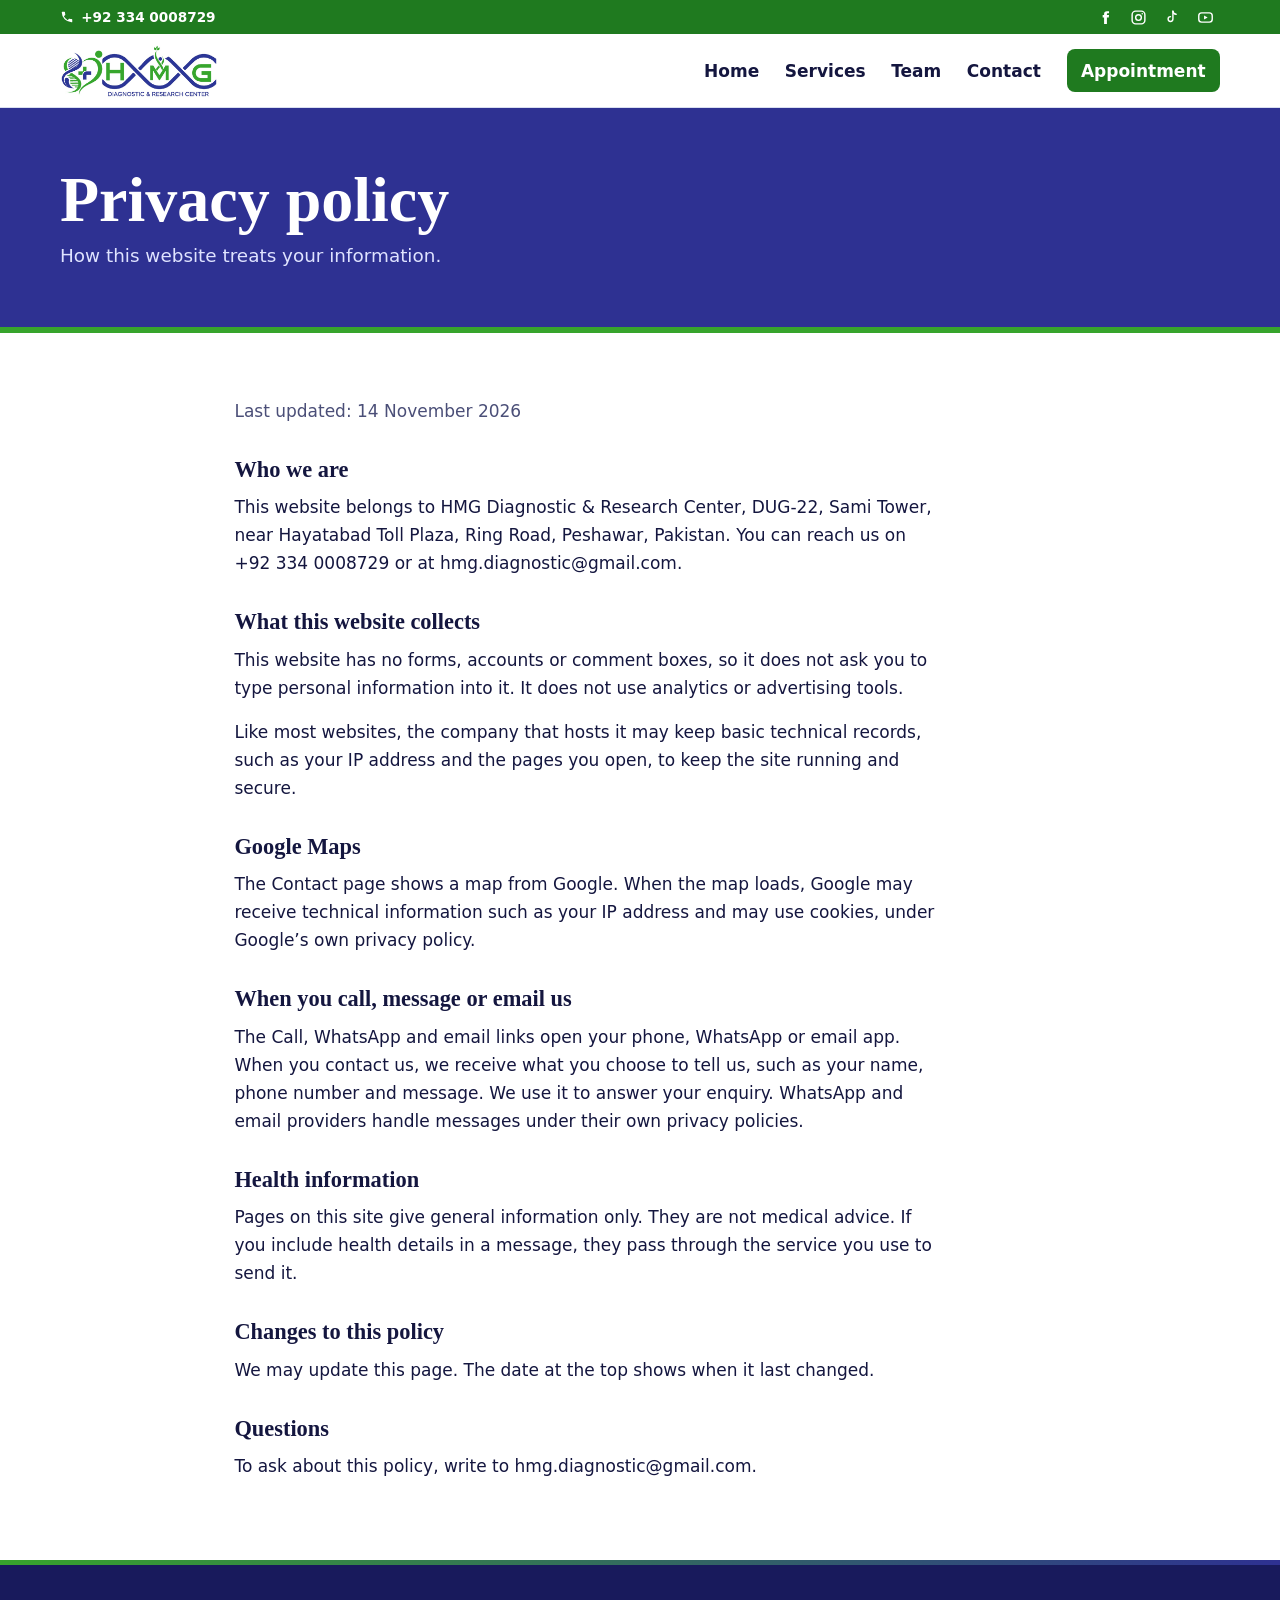
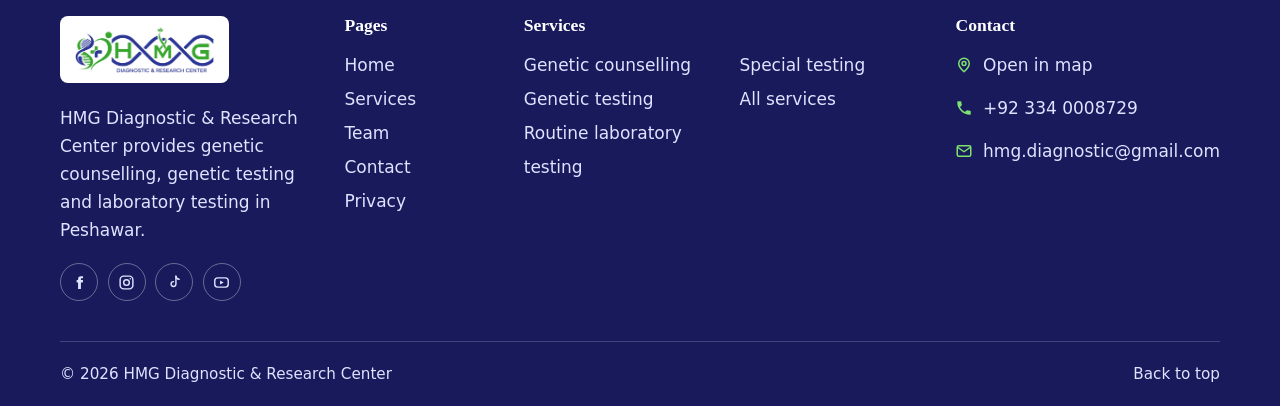
<file: privacy.html>
<!DOCTYPE html>
<html lang="en">
  <head>
    <meta charset="utf-8"/>
    <meta content="width=device-width,initial-scale=1" name="viewport"/>
    <title>
      Privacy Policy | HMG Diagnostic &amp; Research Center
    </title>
    <meta content="How the HMG Diagnostic &amp; Research Center website treats your information." name="description"/>
    <!-- SEO: canonical address and the preview shown when the page is shared -->
    <link href="https://hmgdrc.com.pk/privacy.html" rel="canonical"/>
    <meta content="website" property="og:type"/>
    <meta content="HMG Diagnostic &amp; Research Center" property="og:site_name"/>
    <meta content="en_PK" property="og:locale"/>
    <meta content="Privacy Policy | HMG Diagnostic &amp; Research Center" property="og:title"/>
    <meta content="How the HMG Diagnostic &amp; Research Center website treats your information." property="og:description"/>
    <meta content="https://hmgdrc.com.pk/privacy.html" property="og:url"/>
    <meta content="https://hmgdrc.com.pk/assets/images/og-image.png" property="og:image"/>
    <meta content="summary" name="twitter:card"/>
    <meta content="#2e3192" name="theme-color"/>
    <link href="assets/images/favicon.png" rel="icon"/>
    <link href="assets/css/styles.css" rel="stylesheet"/>
  </head>
  <body>
    <!-- SKIP LINK: lets keyboard users jump straight past the menu -->
    <a class="skip" href="#main">
      Skip to content
    </a>
    <!-- TOP BAR: slim strip above the menu. Phone number on the left, social media icons on the right -->
    <div class="topbar">
      <div class="wrap topbar-in">
        <!-- PHONE NUMBER (left) -->
        <a class="tb-phone" href="tel:+923340008729">
          <svg aria-hidden="true" viewbox="0 0 24 24">
            <path d="M6.6 10.8a15 15 0 0 0 6.6 6.6l2.2-2.2a1 1 0 0 1 1-.25 11.4 11.4 0 0 0 3.6.6 1 1 0 0 1 1 1V20a1 1 0 0 1-1 1A17 17 0 0 1 3 4a1 1 0 0 1 1-1h3.5a1 1 0 0 1 1 1c0 1.25.2 2.45.6 3.6a1 1 0 0 1-.25 1z">
            </path>
          </svg>
          +92 334 0008729
        </a>
        <!-- SOCIAL MEDIA ICONS (right): each opens in a new tab -->
        <ul aria-label="Social media" class="tb-social">
          <li>
            <a aria-label="Facebook" href="https://www.facebook.com/HMGDiagnostic/" rel="noopener" target="_blank">
              <svg aria-hidden="true" fill="none" stroke="currentColor" stroke-linecap="round" stroke-linejoin="round" stroke-width="2" viewbox="0 0 24 24">
                <path d="M14 8.5V7c0-.7.3-1 1-1h2V3h-3a4 4 0 0 0-4 4v1.5H8V12h2v9h4v-9h2.6l.4-3.5z" fill="currentColor" stroke="none">
                </path>
              </svg>
            </a>
          </li>
          <li>
            <a aria-label="Instagram" href="https://www.instagram.com/hmg_diagnostic/" rel="noopener" target="_blank">
              <svg aria-hidden="true" fill="none" stroke="currentColor" stroke-linecap="round" stroke-linejoin="round" stroke-width="2" viewbox="0 0 24 24">
                <rect height="18" rx="5" width="18" x="3" y="3">
                </rect>
                <circle cx="12" cy="12" r="4">
                </circle>
                <circle cx="17.3" cy="6.7" fill="currentColor" r="1.1" stroke="none">
                </circle>
              </svg>
            </a>
          </li>
          <li>
            <a aria-label="TikTok" href="https://www.tiktok.com/@hmg.diagnostic" rel="noopener" target="_blank">
              <svg aria-hidden="true" fill="none" stroke="currentColor" stroke-linecap="round" stroke-linejoin="round" stroke-width="2" viewbox="0 0 24 24">
                <path d="M14 3v11.2a3.4 3.4 0 1 1-3.4-3.4">
                </path>
                <path d="M14 3c.3 2.6 1.9 4.2 4.5 4.5">
                </path>
              </svg>
            </a>
          </li>
          <li>
            <a aria-label="YouTube" href="https://www.youtube.com/@HMGDiagnosticResearchCenter" rel="noopener" target="_blank">
              <svg aria-hidden="true" fill="none" stroke="currentColor" stroke-linecap="round" stroke-linejoin="round" stroke-width="2" viewbox="0 0 24 24">
                <rect height="13" rx="4" width="19" x="2.5" y="5.5">
                </rect>
                <path d="M10 9.2v5.6l5-2.8z" fill="currentColor" stroke="none">
                </path>
              </svg>
            </a>
          </li>
        </ul>
      </div>
    </div>
    <!-- HEADER -->
    <header class="top" id="top">
      <!-- PAGE PROGRESS BAR: grows as you scroll (width is set in main.js) -->
      <div aria-hidden="true" class="progress">
      </div>
      <div class="wrap bar">
        <!-- LOGO: links to the home page -->
        <a aria-label="HMG Diagnostic &amp; Research Center, home" class="brand" href="index.html">
          <img alt="HMG Diagnostic &amp; Research Center" height="205" src="assets/images/hmg-logo.png" width="600"/>
        </a>
        <!-- MENU BUTTON: only visible on phones; three bars turn into an X when open -->
        <button aria-controls="nav" aria-expanded="false" aria-label="Menu" class="menu-btn">
          <span>
          </span>
          <span>
          </span>
          <span>
          </span>
        </button>
        <!-- NAVIGATION LINKS and Call button -->
        <nav aria-label="Main" id="nav">
          <a href="index.html">
            Home
          </a>
          <a href="services.html">
            Services
          </a>
          <a href="team.html">
            Team
          </a>
          <a href="contact.html">
            Contact
          </a>
          <a class="btn small alt" href="https://wa.me/923340008729?text=Hello%2C%20I%20would%20like%20to%20book%20an%20appointment.">
            Appointment
          </a>
        </nav>
      </div>
    </header>
    <!-- MAIN CONTENT -->
    <main id="main">
      <!-- LEGAL REVIEW: this is a draft. Confirm every statement marked CONFIRM below and have the page reviewed before launch -->
      <section class="pagehead">
        <div class="wrap">
          <h1>
            Privacy policy
          </h1>
          <p class="lead">
            How this website treats your information.
          </p>
        </div>
      </section>
      <div class="wrap block prose">
        <p class="updated">
          Last updated: 14 November 2026
        </p>
        <h2>
          Who we are
        </h2>
        <p>
          This website belongs to HMG Diagnostic &amp; Research Center, DUG-22, Sami Tower, near Hayatabad Toll Plaza, Ring Road, Peshawar, Pakistan. You can reach us on +92 334 0008729 or at hmg.diagnostic@gmail.com.
        </p>
        <h2>
          What this website collects
        </h2>
        <!-- CONFIRM: update this section if an analytics or advertising tool is ever added -->
        <p>
          This website has no forms, accounts or comment boxes, so it does not ask you to type personal information into it. It does not use analytics or advertising tools.
        </p>
        <!-- CONFIRM: check with the hosting company what technical logs it keeps -->
        <p>
          Like most websites, the company that hosts it may keep basic technical records, such as your IP address and the pages you open, to keep the site running and secure.
        </p>
        <h2>
          Google Maps
        </h2>
        <p>
          The Contact page shows a map from Google. When the map loads, Google may receive technical information such as your IP address and may use cookies, under Google’s own privacy policy.
        </p>
        <h2>
          When you call, message or email us
        </h2>
        <!-- CONFIRM: how HMG stores messages and for how long, and who can see them -->
        <p>
          The Call, WhatsApp and email links open your phone, WhatsApp or email app. When you contact us, we receive what you choose to tell us, such as your name, phone number and message. We use it to answer your enquiry. WhatsApp and email providers handle messages under their own privacy policies.
        </p>
        <h2>
          Health information
        </h2>
        <p>
          Pages on this site give general information only. They are not medical advice. If you include health details in a message, they pass through the service you use to send it.
        </p>
        <h2>
          Changes to this policy
        </h2>
        <p>
          We may update this page. The date at the top shows when it last changed.
        </p>
        <h2>
          Questions
        </h2>
        <p>
          To ask about this policy, write to hmg.diagnostic@gmail.com.
        </p>
      </div>
    </main>
    <!-- FOOTER: same on every page -->
    <footer class="foot">
      <div class="wrap">
        <div class="foot-grid">
          <!-- COLUMN 1: logo, a short description and social media icons -->
          <div>
            <a aria-label="HMG home" class="foot-logo" href="index.html">
              <img alt="HMG Diagnostic &amp; Research Center" height="205" src="assets/images/hmg-logo.png" width="600"/>
            </a>
            <p>
              HMG Diagnostic &amp; Research Center provides genetic counselling, genetic testing and laboratory testing in Peshawar.
            </p>
            <ul aria-label="Social media" class="tb-social foot-social">
              <li>
                <a aria-label="Facebook" href="https://www.facebook.com/HMGDiagnostic/" rel="noopener" target="_blank">
                  <svg aria-hidden="true" fill="none" stroke="currentColor" stroke-linecap="round" stroke-linejoin="round" stroke-width="2" viewbox="0 0 24 24">
                    <path d="M14 8.5V7c0-.7.3-1 1-1h2V3h-3a4 4 0 0 0-4 4v1.5H8V12h2v9h4v-9h2.6l.4-3.5z" fill="currentColor" stroke="none">
                    </path>
                  </svg>
                </a>
              </li>
              <li>
                <a aria-label="Instagram" href="https://www.instagram.com/hmg_diagnostic/" rel="noopener" target="_blank">
                  <svg aria-hidden="true" fill="none" stroke="currentColor" stroke-linecap="round" stroke-linejoin="round" stroke-width="2" viewbox="0 0 24 24">
                    <rect height="18" rx="5" width="18" x="3" y="3">
                    </rect>
                    <circle cx="12" cy="12" r="4">
                    </circle>
                    <circle cx="17.3" cy="6.7" fill="currentColor" r="1.1" stroke="none">
                    </circle>
                  </svg>
                </a>
              </li>
              <li>
                <a aria-label="TikTok" href="https://www.tiktok.com/@hmg.diagnostic" rel="noopener" target="_blank">
                  <svg aria-hidden="true" fill="none" stroke="currentColor" stroke-linecap="round" stroke-linejoin="round" stroke-width="2" viewbox="0 0 24 24">
                    <path d="M14 3v11.2a3.4 3.4 0 1 1-3.4-3.4">
                    </path>
                    <path d="M14 3c.3 2.6 1.9 4.2 4.5 4.5">
                    </path>
                  </svg>
                </a>
              </li>
              <li>
                <a aria-label="YouTube" href="https://www.youtube.com/@HMGDiagnosticResearchCenter" rel="noopener" target="_blank">
                  <svg aria-hidden="true" fill="none" stroke="currentColor" stroke-linecap="round" stroke-linejoin="round" stroke-width="2" viewbox="0 0 24 24">
                    <rect height="13" rx="4" width="19" x="2.5" y="5.5">
                    </rect>
                    <path d="M10 9.2v5.6l5-2.8z" fill="currentColor" stroke="none">
                    </path>
                  </svg>
                </a>
              </li>
            </ul>
          </div>
          <!-- COLUMN 2: page links -->
          <nav aria-label="Pages">
            <h3>
              Pages
            </h3>
            <ul>
              <li>
                <a href="index.html">
                  Home
                </a>
              </li>
              <li>
                <a href="services.html">
                  Services
                </a>
              </li>
              <li>
                <a href="team.html">
                  Team
                </a>
              </li>
              <li>
                <a href="contact.html">
                  Contact
                </a>
              </li>
              <li>
                <a href="privacy.html">
                  Privacy
                </a>
              </li>
            </ul>
          </nav>
          <!-- COLUMN 3: five service links -->
          <nav aria-label="Services" class="foot-services">
            <h3>
              Services
            </h3>
            <ul>
              <li>
                <a href="genetic-counselling.html">
                  Genetic counselling
                </a>
              </li>
              <li>
                <a href="genetic-testing.html">
                  Genetic testing
                </a>
              </li>
              <li>
                <a href="laboratory-diagnostics.html#routine-lab">
                  Routine laboratory testing
                </a>
              </li>
              <li>
                <a href="laboratory-diagnostics.html#special-testing">
                  Special testing
                </a>
              </li>
              <li>
                <a href="services.html">
                  All services
                </a>
              </li>
            </ul>
          </nav>
          <!-- COLUMN 4: contact details, each with an icon: map, phone, email -->
          <div class="foot-contact">
            <h3>
              Contact
            </h3>
            <ul class="contact-list">
              <li>
                <a href="https://www.google.com/maps/search/?api=1&amp;query=Sami%20Tower%2C%20Hayatabad%20Toll%20Plaza%2C%20Ring%20Road%2C%20Peshawar" rel="noopener" target="_blank">
                  <svg aria-hidden="true" fill="none" stroke="currentColor" stroke-linecap="round" stroke-linejoin="round" stroke-width="2" viewbox="0 0 24 24">
                    <path d="M12 21s-7-6.1-7-11a7 7 0 0 1 14 0c0 4.9-7 11-7 11z">
                    </path>
                    <circle cx="12" cy="10" r="2.6">
                    </circle>
                  </svg>
                  <span>
                    Open in map
                  </span>
                </a>
              </li>
              <li>
                <a href="tel:+923340008729">
                  <svg aria-hidden="true" fill="currentColor" viewbox="0 0 24 24">
                    <path d="M6.6 10.8a15 15 0 0 0 6.6 6.6l2.2-2.2a1 1 0 0 1 1-.25 11.4 11.4 0 0 0 3.6.6 1 1 0 0 1 1 1V20a1 1 0 0 1-1 1A17 17 0 0 1 3 4a1 1 0 0 1 1-1h3.5a1 1 0 0 1 1 1c0 1.25.2 2.45.6 3.6a1 1 0 0 1-.25 1z">
                    </path>
                  </svg>
                  <span>
                    +92 334 0008729
                  </span>
                </a>
              </li>
              <li>
                <a href="mailto:hmg.diagnostic@gmail.com">
                  <svg aria-hidden="true" fill="none" stroke="currentColor" stroke-linecap="round" stroke-linejoin="round" stroke-width="2" viewbox="0 0 24 24">
                    <rect height="14" rx="2" width="18" x="3" y="5">
                    </rect>
                    <path d="m3.5 7 8.5 6 8.5-6">
                    </path>
                  </svg>
                  <span>
                    hmg.diagnostic@gmail.com
                  </span>
                </a>
              </li>
            </ul>
          </div>
        </div>
        <!-- BOTTOM BAR: copyright and back-to-top link -->
        <div class="foot-bottom">
          <p>
            © 2026 HMG Diagnostic &amp; Research Center
          </p>
          <a href="#top">
            Back to top
          </a>
        </div>
      </div>
    </footer>
    <!-- MOBILE BAR: Call and WhatsApp buttons fixed to the bottom of phone screens -->
    <div class="dock">
      <a class="btn alt" href="https://wa.me/923340008729?text=Hello%2C%20I%20would%20like%20to%20book%20an%20appointment.">
        Book an appointment
      </a>
    </div>
    <!-- JAVASCRIPT -->
    <script defer="" src="assets/js/main.js">
    </script>
  </body>
</html>
</file>
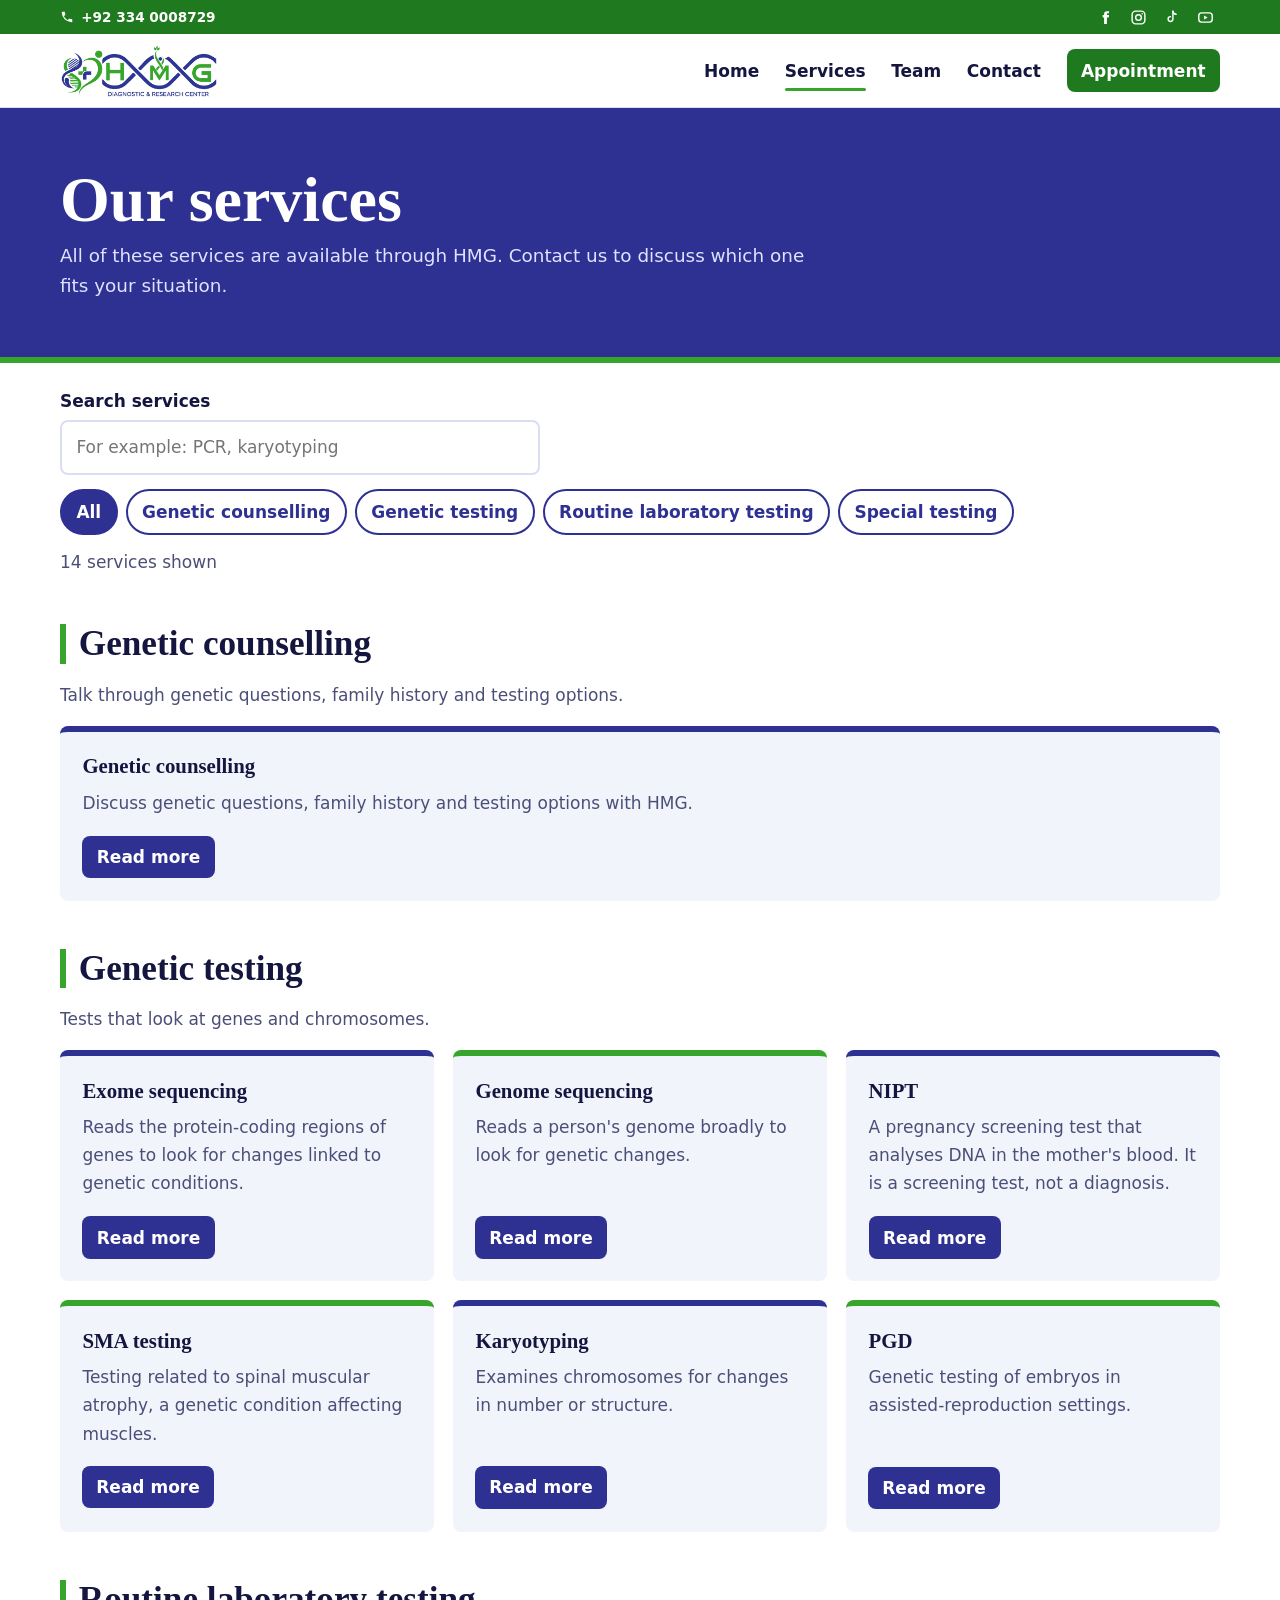
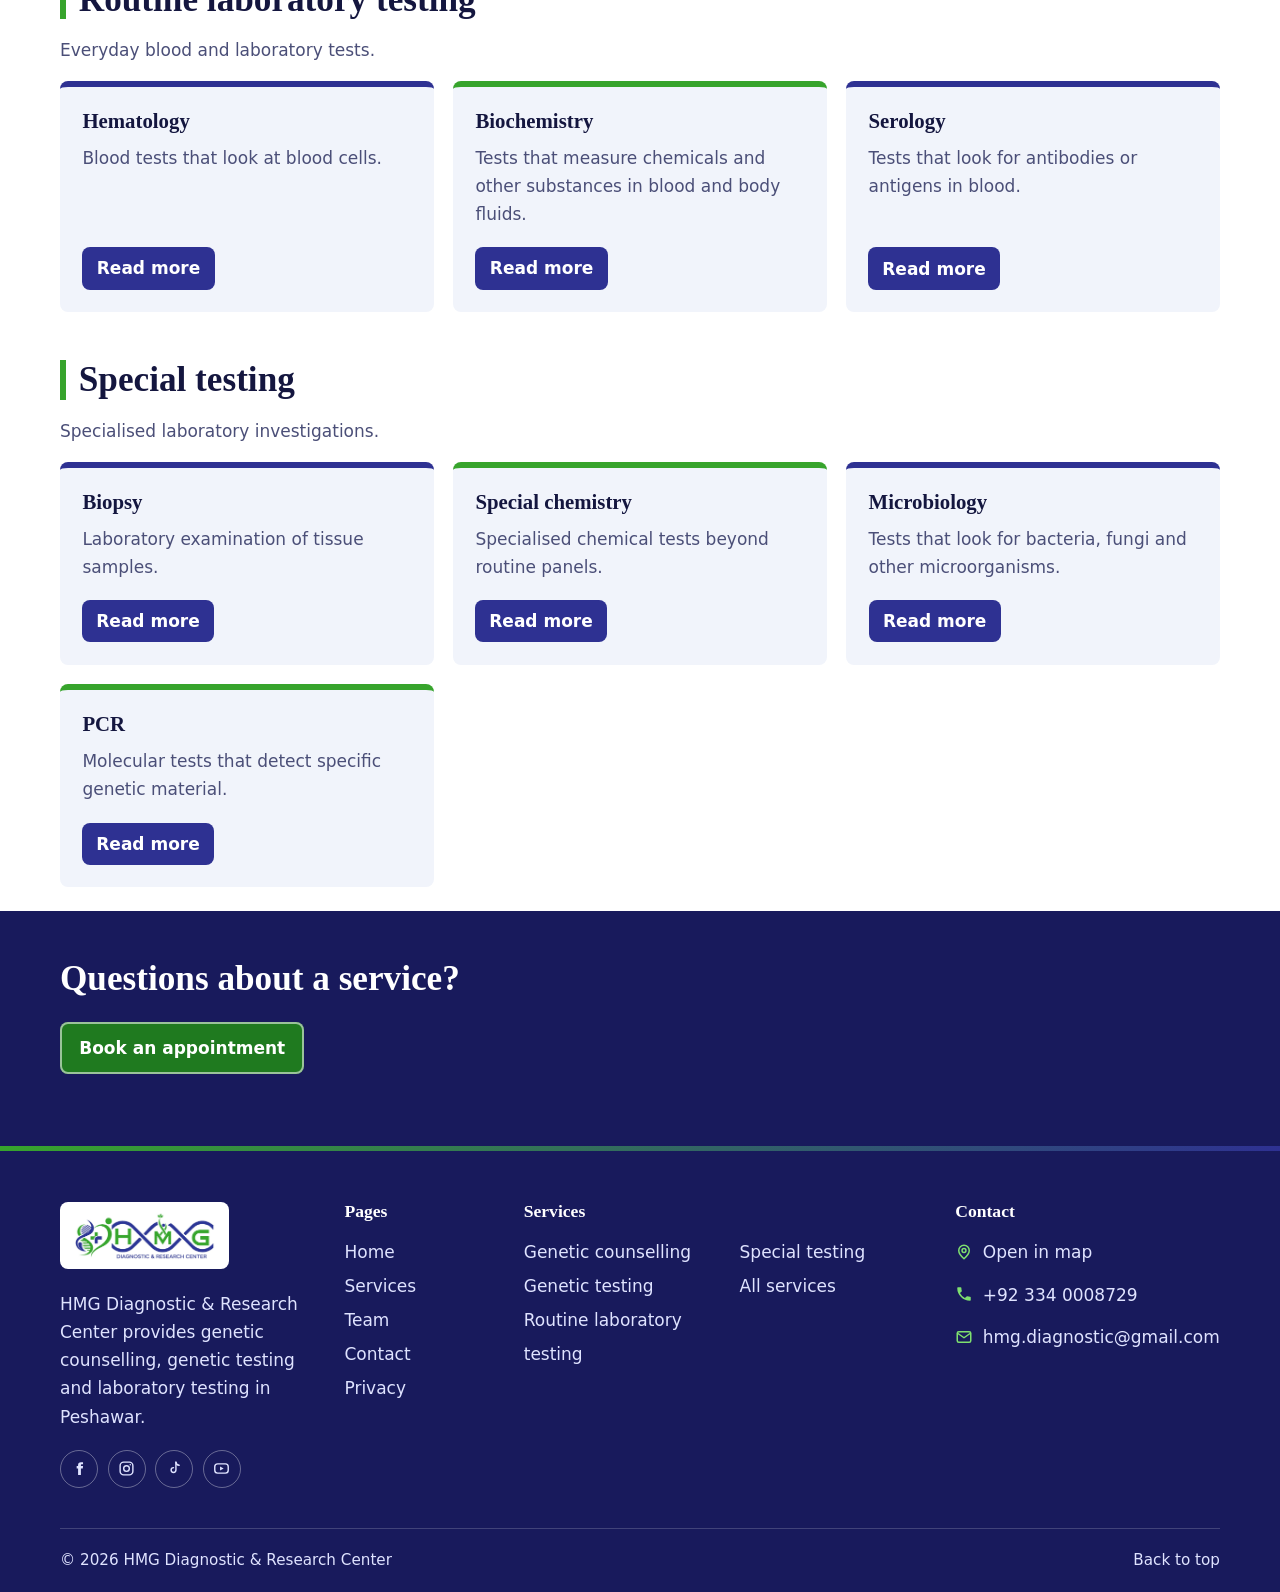
<file: services.html>
<!DOCTYPE html>
<html lang="en">
  <head>
    <meta charset="utf-8"/>
    <meta content="width=device-width,initial-scale=1" name="viewport"/>
    <title>
      Services | HMG Diagnostic &amp; Research Center, Peshawar
    </title>
    <meta content="Genetic counselling, genetic testing, routine and special laboratory testing at HMG Diagnostic &amp; Research Center." name="description"/>
    <!-- SEO: canonical address and the preview shown when the page is shared -->
    <link href="https://hmgdrc.com.pk/services.html" rel="canonical"/>
    <meta content="website" property="og:type"/>
    <meta content="HMG Diagnostic &amp; Research Center" property="og:site_name"/>
    <meta content="en_PK" property="og:locale"/>
    <meta content="Services | HMG Diagnostic &amp; Research Center, Peshawar" property="og:title"/>
    <meta content="Genetic counselling, genetic testing, routine and special laboratory testing at HMG Diagnostic &amp; Research Center." property="og:description"/>
    <meta content="https://hmgdrc.com.pk/services.html" property="og:url"/>
    <meta content="https://hmgdrc.com.pk/assets/images/og-image.png" property="og:image"/>
    <meta content="summary" name="twitter:card"/>
    <meta content="#2e3192" name="theme-color"/>
    <link href="assets/images/favicon.png" rel="icon"/>
    <link href="assets/css/styles.css" rel="stylesheet"/>
  </head>
  <body>
    <!-- SKIP LINK: lets keyboard users jump straight past the menu -->
    <a class="skip" href="#main">
      Skip to content
    </a>
    <!-- TOP BAR: slim strip above the menu. Phone number on the left, social media icons on the right -->
    <div class="topbar">
      <div class="wrap topbar-in">
        <!-- PHONE NUMBER (left) -->
        <a class="tb-phone" href="tel:+923340008729">
          <svg aria-hidden="true" viewbox="0 0 24 24">
            <path d="M6.6 10.8a15 15 0 0 0 6.6 6.6l2.2-2.2a1 1 0 0 1 1-.25 11.4 11.4 0 0 0 3.6.6 1 1 0 0 1 1 1V20a1 1 0 0 1-1 1A17 17 0 0 1 3 4a1 1 0 0 1 1-1h3.5a1 1 0 0 1 1 1c0 1.25.2 2.45.6 3.6a1 1 0 0 1-.25 1z">
            </path>
          </svg>
          +92 334 0008729
        </a>
        <!-- SOCIAL MEDIA ICONS (right): each opens in a new tab -->
        <ul aria-label="Social media" class="tb-social">
          <li>
            <a aria-label="Facebook" href="https://www.facebook.com/HMGDiagnostic/" rel="noopener" target="_blank">
              <svg aria-hidden="true" fill="none" stroke="currentColor" stroke-linecap="round" stroke-linejoin="round" stroke-width="2" viewbox="0 0 24 24">
                <path d="M14 8.5V7c0-.7.3-1 1-1h2V3h-3a4 4 0 0 0-4 4v1.5H8V12h2v9h4v-9h2.6l.4-3.5z" fill="currentColor" stroke="none">
                </path>
              </svg>
            </a>
          </li>
          <li>
            <a aria-label="Instagram" href="https://www.instagram.com/hmg_diagnostic/" rel="noopener" target="_blank">
              <svg aria-hidden="true" fill="none" stroke="currentColor" stroke-linecap="round" stroke-linejoin="round" stroke-width="2" viewbox="0 0 24 24">
                <rect height="18" rx="5" width="18" x="3" y="3">
                </rect>
                <circle cx="12" cy="12" r="4">
                </circle>
                <circle cx="17.3" cy="6.7" fill="currentColor" r="1.1" stroke="none">
                </circle>
              </svg>
            </a>
          </li>
          <li>
            <a aria-label="TikTok" href="https://www.tiktok.com/@hmg.diagnostic" rel="noopener" target="_blank">
              <svg aria-hidden="true" fill="none" stroke="currentColor" stroke-linecap="round" stroke-linejoin="round" stroke-width="2" viewbox="0 0 24 24">
                <path d="M14 3v11.2a3.4 3.4 0 1 1-3.4-3.4">
                </path>
                <path d="M14 3c.3 2.6 1.9 4.2 4.5 4.5">
                </path>
              </svg>
            </a>
          </li>
          <li>
            <a aria-label="YouTube" href="https://www.youtube.com/@HMGDiagnosticResearchCenter" rel="noopener" target="_blank">
              <svg aria-hidden="true" fill="none" stroke="currentColor" stroke-linecap="round" stroke-linejoin="round" stroke-width="2" viewbox="0 0 24 24">
                <rect height="13" rx="4" width="19" x="2.5" y="5.5">
                </rect>
                <path d="M10 9.2v5.6l5-2.8z" fill="currentColor" stroke="none">
                </path>
              </svg>
            </a>
          </li>
        </ul>
      </div>
    </div>
    <!-- HEADER: logo, navigation links and Call button (stays at the top while scrolling) -->
    <header class="top" id="top">
      <!-- PAGE PROGRESS BAR: grows as you scroll (width is set in main.js) -->
      <div aria-hidden="true" class="progress">
      </div>
      <div class="wrap bar">
        <!-- LOGO: links to the home page -->
        <a aria-label="HMG Diagnostic &amp; Research Center, home" class="brand" href="index.html">
          <img alt="HMG Diagnostic &amp; Research Center" height="205" src="assets/images/hmg-logo.png" width="600"/>
        </a>
        <!-- MENU BUTTON: only visible on phones; three bars turn into an X when open -->
        <button aria-controls="nav" aria-expanded="false" aria-label="Menu" class="menu-btn">
          <span>
          </span>
          <span>
          </span>
          <span>
          </span>
        </button>
        <!-- NAVIGATION LINKS and Call button -->
        <nav aria-label="Main" id="nav">
          <a href="index.html">
            Home
          </a>
          <a aria-current="page" href="services.html">
            Services
          </a>
          <a href="team.html">
            Team
          </a>
          <a href="contact.html">
            Contact
          </a>
          <a class="btn small alt" href="https://wa.me/923340008729?text=Hello%2C%20I%20would%20like%20to%20book%20an%20appointment.">
            Appointment
          </a>
        </nav>
      </div>
    </header>
    <!-- MAIN CONTENT: the part of the page that is different on each page -->
    <main id="main">
      <!-- PAGE HEADING -->
      <section class="pagehead">
        <div class="wrap">
          <h1>
            Our services
          </h1>
          <p class="lead">
            All of these services are available through HMG. Contact us to discuss which one fits your situation.
          </p>
        </div>
      </section>
      <!-- SEARCH AND FILTER: typing or clicking a button hides services that do not match -->
      <div class="wrap finder">
        <label for="q">
          Search services
        </label>
        <input id="q" placeholder="For example: PCR, karyotyping" type="search"/>
        <div aria-label="Filter by type" class="chips" role="group">
          <button aria-pressed="true" data-g="all">
            All
          </button>
          <button aria-pressed="false" data-g="counselling">
            Genetic counselling
          </button>
          <button aria-pressed="false" data-g="genetic-testing">
            Genetic testing
          </button>
          <button aria-pressed="false" data-g="routine-lab">
            Routine laboratory testing
          </button>
          <button aria-pressed="false" data-g="special-testing">
            Special testing
          </button>
        </div>
        <p aria-live="polite" id="count" role="status">
        </p>
      </div>
      <!-- GROUP: Genetic counselling -->
      <section class="wrap grp" id="counselling">
        <h2>
          Genetic counselling
        </h2>
        <p class="muted">
          Talk through genetic questions, family history and testing options.
        </p>
        <!-- SERVICE CARDS: each card is one service. dt = name, dd = description and two buttons (Read more, Ask on WhatsApp) -->
        <dl>
          <div class="svc" data-g="counselling" data-t="genetic counselling discuss genetic questions, family history and testing options with hmg." id="genetic-counselling">
            <dt>
              Genetic counselling
            </dt>
            <dd>
              <p>
                Discuss genetic questions, family history and testing options with HMG.
              </p>
              <div class="svc-actions">
                <a class="btn small" href="genetic-counselling.html">
                  Read more
                </a>
              </div>
            </dd>
          </div>
        </dl>
      </section>
      <!-- GROUP: Genetic testing -->
      <section class="wrap grp" id="genetic-testing">
        <h2>
          Genetic testing
        </h2>
        <p class="muted">
          Tests that look at genes and chromosomes.
        </p>
        <dl>
          <div class="svc" data-g="genetic-testing" data-t="exome sequencing reads the protein-coding regions of genes to look for changes linked to genetic conditions." id="exome-sequencing">
            <dt>
              Exome sequencing
            </dt>
            <dd>
              <p>
                Reads the protein-coding regions of genes to look for changes linked to genetic conditions.
              </p>
              <div class="svc-actions">
                <a class="btn small" href="genetic-testing.html#exome-sequencing">
                  Read more
                </a>
              </div>
            </dd>
          </div>
          <div class="svc" data-g="genetic-testing" data-t="genome sequencing reads a person's genome broadly to look for genetic changes." id="genome-sequencing">
            <dt>
              Genome sequencing
            </dt>
            <dd>
              <p>
                Reads a person's genome broadly to look for genetic changes.
              </p>
              <div class="svc-actions">
                <a class="btn small" href="genetic-testing.html#genome-sequencing">
                  Read more
                </a>
              </div>
            </dd>
          </div>
          <div class="svc" data-g="genetic-testing" data-t="nipt a pregnancy screening test that analyses dna in the mother's blood. it is a screening test, not a diagnosis." id="nipt">
            <dt>
              NIPT
            </dt>
            <dd>
              <p>
                A pregnancy screening test that analyses DNA in the mother's blood. It is a screening test, not a diagnosis.
              </p>
              <div class="svc-actions">
                <a class="btn small" href="genetic-testing.html#nipt">
                  Read more
                </a>
              </div>
            </dd>
          </div>
          <div class="svc" data-g="genetic-testing" data-t="sma testing testing related to spinal muscular atrophy, a genetic condition affecting muscles." id="sma-testing">
            <dt>
              SMA testing
            </dt>
            <dd>
              <p>
                Testing related to spinal muscular atrophy, a genetic condition affecting muscles.
              </p>
              <div class="svc-actions">
                <a class="btn small" href="genetic-testing.html#sma-testing">
                  Read more
                </a>
              </div>
            </dd>
          </div>
          <div class="svc" data-g="genetic-testing" data-t="karyotyping examines chromosomes for changes in number or structure." id="karyotyping">
            <dt>
              Karyotyping
            </dt>
            <dd>
              <p>
                Examines chromosomes for changes in number or structure.
              </p>
              <div class="svc-actions">
                <a class="btn small" href="genetic-testing.html#karyotyping">
                  Read more
                </a>
              </div>
            </dd>
          </div>
          <div class="svc" data-g="genetic-testing" data-t="pgd genetic testing of embryos in assisted-reproduction settings." id="pgd">
            <dt>
              PGD
            </dt>
            <dd>
              <p>
                Genetic testing of embryos in assisted-reproduction settings.
              </p>
              <div class="svc-actions">
                <a class="btn small" href="genetic-testing.html#pgd">
                  Read more
                </a>
              </div>
            </dd>
          </div>
        </dl>
      </section>
      <!-- GROUP: Routine laboratory testing -->
      <section class="wrap grp" id="routine-lab">
        <h2>
          Routine laboratory testing
        </h2>
        <p class="muted">
          Everyday blood and laboratory tests.
        </p>
        <dl>
          <div class="svc" data-g="routine-lab" data-t="hematology blood tests that look at blood cells." id="hematology">
            <dt>
              Hematology
            </dt>
            <dd>
              <p>
                Blood tests that look at blood cells.
              </p>
              <div class="svc-actions">
                <a class="btn small" href="laboratory-diagnostics.html#hematology">
                  Read more
                </a>
              </div>
            </dd>
          </div>
          <div class="svc" data-g="routine-lab" data-t="biochemistry tests that measure chemicals and other substances in blood and body fluids." id="biochemistry">
            <dt>
              Biochemistry
            </dt>
            <dd>
              <p>
                Tests that measure chemicals and other substances in blood and body fluids.
              </p>
              <div class="svc-actions">
                <a class="btn small" href="laboratory-diagnostics.html#biochemistry">
                  Read more
                </a>
              </div>
            </dd>
          </div>
          <div class="svc" data-g="routine-lab" data-t="serology tests that look for antibodies or antigens in blood." id="serology">
            <dt>
              Serology
            </dt>
            <dd>
              <p>
                Tests that look for antibodies or antigens in blood.
              </p>
              <div class="svc-actions">
                <a class="btn small" href="laboratory-diagnostics.html#serology">
                  Read more
                </a>
              </div>
            </dd>
          </div>
        </dl>
      </section>
      <!-- GROUP: Special testing -->
      <section class="wrap grp" id="special-testing">
        <h2>
          Special testing
        </h2>
        <p class="muted">
          Specialised laboratory investigations.
        </p>
        <dl>
          <div class="svc" data-g="special-testing" data-t="biopsy laboratory examination of tissue samples." id="biopsy">
            <dt>
              Biopsy
            </dt>
            <dd>
              <p>
                Laboratory examination of tissue samples.
              </p>
              <div class="svc-actions">
                <a class="btn small" href="laboratory-diagnostics.html#biopsy">
                  Read more
                </a>
              </div>
            </dd>
          </div>
          <div class="svc" data-g="special-testing" data-t="special chemistry specialised chemical tests beyond routine panels." id="special-chemistry">
            <dt>
              Special chemistry
            </dt>
            <dd>
              <p>
                Specialised chemical tests beyond routine panels.
              </p>
              <div class="svc-actions">
                <a class="btn small" href="laboratory-diagnostics.html#special-chemistry">
                  Read more
                </a>
              </div>
            </dd>
          </div>
          <div class="svc" data-g="special-testing" data-t="microbiology tests that look for bacteria, fungi and other microorganisms." id="microbiology">
            <dt>
              Microbiology
            </dt>
            <dd>
              <p>
                Tests that look for bacteria, fungi and other microorganisms.
              </p>
              <div class="svc-actions">
                <a class="btn small" href="laboratory-diagnostics.html#microbiology">
                  Read more
                </a>
              </div>
            </dd>
          </div>
          <div class="svc" data-g="special-testing" data-t="pcr molecular tests that detect specific genetic material." id="pcr">
            <dt>
              PCR
            </dt>
            <dd>
              <p>
                Molecular tests that detect specific genetic material.
              </p>
              <div class="svc-actions">
                <a class="btn small" href="laboratory-diagnostics.html#pcr">
                  Read more
                </a>
              </div>
            </dd>
          </div>
        </dl>
      </section>
      <!-- MESSAGE shown only when no service matches the search -->
      <p class="wrap none" hidden="" id="none">
        No service matches your search. Call or message us and we will help.
      </p>
      <!-- CONTACT BAND: Call / WhatsApp buttons -->
      <section class="band">
        <div class="wrap">
          <h2>
            Questions about a service?
          </h2>
          <p class="actions">
            <a class="btn alt" href="https://wa.me/923340008729?text=Hello%2C%20I%20would%20like%20to%20book%20an%20appointment.">
              Book an appointment
            </a>
          </p>
        </div>
      </section>
    </main>
    <!-- FOOTER: logo, address, contact details and page links (same on every page) -->
    <footer class="foot">
      <div class="wrap">
        <div class="foot-grid">
          <!-- COLUMN 1: logo, a short description and social media icons -->
          <div>
            <a aria-label="HMG home" class="foot-logo" href="index.html">
              <img alt="HMG Diagnostic &amp; Research Center" height="205" src="assets/images/hmg-logo.png" width="600"/>
            </a>
            <p>
              HMG Diagnostic &amp; Research Center provides genetic counselling, genetic testing and laboratory testing in Peshawar.
            </p>
            <ul aria-label="Social media" class="tb-social foot-social">
              <li>
                <a aria-label="Facebook" href="https://www.facebook.com/HMGDiagnostic/" rel="noopener" target="_blank">
                  <svg aria-hidden="true" fill="none" stroke="currentColor" stroke-linecap="round" stroke-linejoin="round" stroke-width="2" viewbox="0 0 24 24">
                    <path d="M14 8.5V7c0-.7.3-1 1-1h2V3h-3a4 4 0 0 0-4 4v1.5H8V12h2v9h4v-9h2.6l.4-3.5z" fill="currentColor" stroke="none">
                    </path>
                  </svg>
                </a>
              </li>
              <li>
                <a aria-label="Instagram" href="https://www.instagram.com/hmg_diagnostic/" rel="noopener" target="_blank">
                  <svg aria-hidden="true" fill="none" stroke="currentColor" stroke-linecap="round" stroke-linejoin="round" stroke-width="2" viewbox="0 0 24 24">
                    <rect height="18" rx="5" width="18" x="3" y="3">
                    </rect>
                    <circle cx="12" cy="12" r="4">
                    </circle>
                    <circle cx="17.3" cy="6.7" fill="currentColor" r="1.1" stroke="none">
                    </circle>
                  </svg>
                </a>
              </li>
              <li>
                <a aria-label="TikTok" href="https://www.tiktok.com/@hmg.diagnostic" rel="noopener" target="_blank">
                  <svg aria-hidden="true" fill="none" stroke="currentColor" stroke-linecap="round" stroke-linejoin="round" stroke-width="2" viewbox="0 0 24 24">
                    <path d="M14 3v11.2a3.4 3.4 0 1 1-3.4-3.4">
                    </path>
                    <path d="M14 3c.3 2.6 1.9 4.2 4.5 4.5">
                    </path>
                  </svg>
                </a>
              </li>
              <li>
                <a aria-label="YouTube" href="https://www.youtube.com/@HMGDiagnosticResearchCenter" rel="noopener" target="_blank">
                  <svg aria-hidden="true" fill="none" stroke="currentColor" stroke-linecap="round" stroke-linejoin="round" stroke-width="2" viewbox="0 0 24 24">
                    <rect height="13" rx="4" width="19" x="2.5" y="5.5">
                    </rect>
                    <path d="M10 9.2v5.6l5-2.8z" fill="currentColor" stroke="none">
                    </path>
                  </svg>
                </a>
              </li>
            </ul>
          </div>
          <!-- COLUMN 2: page links -->
          <nav aria-label="Pages">
            <h3>
              Pages
            </h3>
            <ul>
              <li>
                <a href="index.html">
                  Home
                </a>
              </li>
              <li>
                <a href="services.html">
                  Services
                </a>
              </li>
              <li>
                <a href="team.html">
                  Team
                </a>
              </li>
              <li>
                <a href="contact.html">
                  Contact
                </a>
              </li>
              <li>
                <a href="privacy.html">
                  Privacy
                </a>
              </li>
            </ul>
          </nav>
          <!-- COLUMN 3: five service links -->
          <nav aria-label="Services" class="foot-services">
            <h3>
              Services
            </h3>
            <ul>
              <li>
                <a href="genetic-counselling.html">
                  Genetic counselling
                </a>
              </li>
              <li>
                <a href="genetic-testing.html">
                  Genetic testing
                </a>
              </li>
              <li>
                <a href="laboratory-diagnostics.html#routine-lab">
                  Routine laboratory testing
                </a>
              </li>
              <li>
                <a href="laboratory-diagnostics.html#special-testing">
                  Special testing
                </a>
              </li>
              <li>
                <a href="services.html">
                  All services
                </a>
              </li>
            </ul>
          </nav>
          <!-- COLUMN 4: contact details, each with an icon: map, phone, email -->
          <div class="foot-contact">
            <h3>
              Contact
            </h3>
            <ul class="contact-list">
              <li>
                <a href="https://www.google.com/maps/search/?api=1&amp;query=Sami%20Tower%2C%20Hayatabad%20Toll%20Plaza%2C%20Ring%20Road%2C%20Peshawar" rel="noopener" target="_blank">
                  <svg aria-hidden="true" fill="none" stroke="currentColor" stroke-linecap="round" stroke-linejoin="round" stroke-width="2" viewbox="0 0 24 24">
                    <path d="M12 21s-7-6.1-7-11a7 7 0 0 1 14 0c0 4.9-7 11-7 11z">
                    </path>
                    <circle cx="12" cy="10" r="2.6">
                    </circle>
                  </svg>
                  <span>
                    Open in map
                  </span>
                </a>
              </li>
              <li>
                <a href="tel:+923340008729">
                  <svg aria-hidden="true" fill="currentColor" viewbox="0 0 24 24">
                    <path d="M6.6 10.8a15 15 0 0 0 6.6 6.6l2.2-2.2a1 1 0 0 1 1-.25 11.4 11.4 0 0 0 3.6.6 1 1 0 0 1 1 1V20a1 1 0 0 1-1 1A17 17 0 0 1 3 4a1 1 0 0 1 1-1h3.5a1 1 0 0 1 1 1c0 1.25.2 2.45.6 3.6a1 1 0 0 1-.25 1z">
                    </path>
                  </svg>
                  <span>
                    +92 334 0008729
                  </span>
                </a>
              </li>
              <li>
                <a href="mailto:hmg.diagnostic@gmail.com">
                  <svg aria-hidden="true" fill="none" stroke="currentColor" stroke-linecap="round" stroke-linejoin="round" stroke-width="2" viewbox="0 0 24 24">
                    <rect height="14" rx="2" width="18" x="3" y="5">
                    </rect>
                    <path d="m3.5 7 8.5 6 8.5-6">
                    </path>
                  </svg>
                  <span>
                    hmg.diagnostic@gmail.com
                  </span>
                </a>
              </li>
            </ul>
          </div>
        </div>
        <!-- BOTTOM BAR: copyright and back-to-top link -->
        <div class="foot-bottom">
          <p>
            © 2026 HMG Diagnostic &amp; Research Center
          </p>
          <a href="#top">
            Back to top
          </a>
        </div>
      </div>
    </footer>
    <!-- MOBILE BAR: Call and WhatsApp buttons fixed to the bottom of phone screens -->
    <div class="dock">
      <a class="btn alt" href="https://wa.me/923340008729?text=Hello%2C%20I%20would%20like%20to%20book%20an%20appointment.">
        Book an appointment
      </a>
    </div>
    <!-- JAVASCRIPT: menu button and (on the Services page) the search and filter -->
    <script defer="" src="assets/js/main.js">
    </script>
  </body>
</html>
</file>
<file: assets/css/styles.css>
/* 1. DESIGN TOKENS: brand colours, fonts and sizes. Change a colour here and it changes everywhere */
:root {
    --navy: #2e3192;
    --navy-d: #181a5c;
    --green: #37a42c;
    --green-d: #1f7a1f;
    --ink: #14163f;
    --bg: #fff;
    --soft: #f1f4fb;
    --muted: #4b4f78;
    --line: #d9dff0;
    --r: 8px;
    --w: min(100% - 2rem, 1160px);
    --serif: Georgia, "Iowan Old Style", "Times New Roman", serif;
    --sans: system-ui, -apple-system, "Segoe UI", Roboto, sans-serif
}


/* 2. BASE: reset and default text styles */
* {
    box-sizing: border-box
}

html {
    scroll-behavior: smooth
}

body {
    margin: 0;
    font: 1.0625rem/1.65 var(--sans);
    color: var(--ink);
    background: var(--bg)
}

.wrap {
    width: var(--w);
    margin-inline: auto
}

a {
    color: var(--navy)
}

h1,
h2,
h3 {
    font-family: var(--serif);
    line-height: 1.12;
    margin: 0 0 .7rem
}

h1 {
    font-size: clamp(2.3rem, 6vw, 4rem);
    max-width: 15ch
}

h2 {
    font-size: clamp(1.6rem, 3.2vw, 2.2rem)
}

h3 {
    font-size: 1.3rem
}

p {
    max-width: 65ch
}

:focus-visible {
    outline: 3px solid var(--green);
    outline-offset: 2px
}


/* 3. ACCESSIBILITY: skip link and keyboard focus */
.skip {
    position: absolute;
    left: -999px
}

.skip:focus {
    left: 1rem;
    top: 1rem;
    background: #fff;
    padding: .5rem;
    z-index: 9
}


/* 4. TOP BAR: slim strip above the menu. Phone number on the left, social icons on the right */
.topbar {
    background: var(--green-d);
    color: #fff;
    font-size: .85rem
}

.topbar-in {
    display: flex;
    align-items: center;
    justify-content: space-between;
    min-height: 34px
}

.tb-phone {
    display: inline-flex;
    align-items: center;
    gap: .45rem;
    color: #fff;
    font-weight: 600;
    text-decoration: none
}

.tb-phone:hover {
    text-decoration: underline
}

.tb-phone svg {
    width: 14px;
    height: 14px;
    fill: currentColor
}

.tb-social {
    display: flex;
    gap: .2rem;
    margin: 0;
    padding: 0;
    list-style: none
}

.tb-social a {
    display: flex;
    align-items: center;
    justify-content: center;
    width: 30px;
    height: 30px;
    border-radius: 50%;
    color: #fff;
    transition: background .2s, color .2s
}

.tb-social a:hover {
    background: rgba(255, 255, 255, .16);
    color: #fff
}

.tb-social svg {
    width: 17px;
    height: 17px
}

/* 5. HEADER and NAVIGATION: shrinks and gets a shadow after scrolling (class "scrolled" is added by main.js) */
.top {
    position: sticky;
    top: 0;
    z-index: 20;
    background: #fff;
    border-bottom: 1px solid var(--line);
    transition: box-shadow .3s
}

.top.scrolled {
    box-shadow: 0 6px 24px rgba(24, 26, 92, .16)
}

.progress {
    position: absolute;
    left: 0;
    right: 0;
    bottom: -1px;
    height: 3px;
    background: var(--green);
    transform: scaleX(var(--sp, 0));
    transform-origin: left
}

.bar {
    display: flex;
    align-items: center;
    justify-content: space-between;
    gap: 1rem;
    padding-block: .6rem;
    transition: padding .3s
}

.top.scrolled .bar {
    padding-block: .25rem
}

.brand img {
    display: block;
    height: 54px;
    width: auto;
    transition: height .3s
}

.top.scrolled .brand img {
    height: 42px
}

.top nav {
    display: flex;
    align-items: center;
    gap: 1.6rem
}

.top nav a:not(.btn) {
    position: relative;
    padding: .4rem 0;
    color: var(--ink);
    font-weight: 600;
    text-decoration: none
}

.top nav a:not(.btn)::after {
    content: "";
    position: absolute;
    left: 0;
    right: 0;
    bottom: 0;
    height: 3px;
    border-radius: 2px;
    background: var(--green);
    transform: scaleX(0);
    transform-origin: left;
    transition: transform .3s
}

.top nav a:not(.btn):hover::after,
.top nav a[aria-current]::after {
    transform: scaleX(1)
}

.menu-btn {
    display: none;
    position: relative;
    width: 46px;
    height: 46px;
    padding: 0;
    border: 1px solid var(--navy);
    border-radius: var(--r);
    background: #fff;
    cursor: pointer
}

.menu-btn span {
    position: absolute;
    left: 12px;
    right: 12px;
    height: 3px;
    border-radius: 2px;
    background: var(--navy);
    transition: top .3s, transform .3s, opacity .2s
}

.menu-btn span:nth-child(1) {
    top: 14px
}

.menu-btn span:nth-child(2) {
    top: 21px
}

.menu-btn span:nth-child(3) {
    top: 28px
}

.menu-btn[aria-expanded=true] span:nth-child(1) {
    top: 21px;
    transform: rotate(45deg)
}

.menu-btn[aria-expanded=true] span:nth-child(2) {
    opacity: 0
}

.menu-btn[aria-expanded=true] span:nth-child(3) {
    top: 21px;
    transform: rotate(-45deg)
}

/* 6. BUTTONS */
.btn {
    display: inline-block;
    background: var(--navy);
    color: #fff;
    padding: .75rem 1.2rem;
    border-radius: var(--r);
    text-decoration: none;
    font-weight: 700;
    min-height: 44px
}

.btn.alt {
    background: var(--green-d)
}

.btn.small {
    padding: .45rem .9rem;
    min-height: 0
}

.actions {
    display: flex;
    flex-wrap: wrap;
    gap: .7rem;
    margin: 1.5rem 0
}


/* 7. HERO: a tall section. Scrolling sets --p (0 to 1) in main.js. The chapters and the film follow --p */
.hero {
    --p: 0;
    --c: calc(var(--p) * 4);
    --s1: clamp(0, calc((var(--p) - .09) / .2), 1);
    --s2: clamp(0, calc((var(--p) - .33) / .2), 1);
    --s3: clamp(0, calc((var(--p) - .65) / .2), 1);
    --s4: clamp(0, calc((var(--p) - .87) / .13), 1);
    position: relative;
    height: 500vh;
    margin-top: -72px;
    background: radial-gradient(90% 70% at 70% 45%, #2c3291 0, #171a5e 55%, #0d0f35 100%);
    color: #fff
}

.hero-stick {
    position: sticky;
    top: 0;
    height: 100vh;
    height: 100svh;
    overflow: hidden
}



.ch,
.ls {
    --v: min(clamp(0, calc((var(--c) - var(--i) + .5) * 3), 1), clamp(0, calc((var(--i) + .5 - var(--c)) * 3), 1));
    opacity: var(--v)
}


.ch {
    position: absolute;
    left: 6vw;
    top: 50%;
    width: min(31rem, 38vw);
    pointer-events: none;
    translate: 0 calc(-50% + (var(--i) - var(--c)) * 36px)
}

.hero[data-ch="4"] .ch4 a {
    pointer-events: auto
}

.tag {
    margin: 0 0 1rem;
    color: #a9aefc;
    font: 600 .8rem var(--sans);
    letter-spacing: .18em;
    text-transform: uppercase
}

.ch h1,
.ch h2 {
    max-width: none;
    margin: 0 0 1rem;
    color: #fff;
    font: 800 clamp(2.2rem, 4.6vw, 4.2rem)/1.02 var(--sans);
    letter-spacing: -.03em
}

.ch em {
    color: #7ee06f;
    font: italic 400 1.06em var(--serif);
    letter-spacing: 0
}

.ch p:not(.tag):not(.actions) {
    margin: 0;
    color: #dfe3ff;
    font-size: 1.1rem
}

.hero .btn {
    background: #fff;
    color: var(--navy)
}

.hero .btn.alt {
    background: var(--green-d);
    color: #fff;
    box-shadow: inset 0 0 0 2px rgba(255, 255, 255, .55)
}

.ls {
    position: absolute;
    right: 6vw;
    top: 50%;
    width: min(19rem, 24vw);
    margin: 0;
    padding: 0;
    list-style: none;
    translate: 0 calc(-50% + (var(--i) - var(--c)) * -36px)
}

.ls li {
    padding: 1rem 0;
    border-top: 1px solid rgba(255, 255, 255, .22)
}

.ls small {
    display: block;
    margin-bottom: .2rem;
    color: #7ee06f;
    font-size: .75rem;
    letter-spacing: .14em
}

.ls b {
    display: block;
    color: #fff;
    font-size: 1.05rem
}

.ls span {
    color: #b9bfee;
    font-size: .92rem
}

.hero-ui {
    position: absolute;
    left: 6vw;
    right: 6vw;
    bottom: 3.6rem;
    display: flex;
    align-items: center;
    gap: 1.2rem;
    color: #a9aefc;
    font: 600 .78rem var(--sans);
    letter-spacing: .14em;
    text-transform: uppercase
}

.hint {
    opacity: clamp(0, calc(1 - var(--p) * 12), 1)
}

.prog {
    flex: 1;
    height: 2px;
    background: rgba(255, 255, 255, .2)
}

.prog span {
    display: block;
    height: 100%;
    background: #7ee06f;
    transform: scaleX(var(--p));
    transform-origin: left
}

.hero-video {
    position: absolute;
    inset: 0;
    width: 100%;
    height: 100%;
    object-fit: cover;
    opacity: 0;
    transition: opacity .8s
}

.hero-shade {
    position: absolute;
    inset: 0;
    opacity: 0;
    transition: opacity .8s;
    background: linear-gradient(90deg, rgba(13, 15, 53, .82) 0, rgba(13, 15, 53, .4) 55%, rgba(13, 15, 53, .2) 100%), linear-gradient(0deg, rgba(13, 15, 53, .65), transparent 40%)
}

.hero.has-video .hero-video,
.hero.has-video .hero-shade {
    opacity: 1
}


/* 8. HOME PAGE SECTIONS: tiles, about, steps, contact band */
.block {
    padding-block: clamp(2.5rem, 6vw, 4rem)
}

.tiles {
    display: grid;
    grid-template-columns: repeat(auto-fit, minmax(240px, 1fr));
    gap: 1.2rem;
    margin-bottom: 1.5rem
}

.tile {
    display: block;
    text-decoration: none;
    color: var(--ink);
    background: var(--soft);
    padding: 1.5rem;
    border-radius: var(--r);
    border-top: 6px solid var(--navy)
}

.tile.t1 {
    border-color: var(--green)
}

.tile p {
    margin: 0 0 1rem;
    color: var(--muted)
}

.tile span {
    font-weight: 700;
    color: var(--navy)
}

.tile:hover {
    background: #e6ebf8
}

.soft {
    background: var(--soft)
}

.split {
    display: grid;
    grid-template-columns: repeat(auto-fit, minmax(280px, 1fr));
    gap: 2.5rem
}

.steps {
    padding-left: 1.2rem
}

.steps li {
    margin-bottom: .4rem
}

.band {
    background: var(--navy-d);
    color: #fff;
    padding-block: 3rem
}

.band h2 {
    color: inherit
}

.band .btn {
    background: #fff;
    color: var(--navy)
}

.band .btn.alt {
    background: var(--green-d);
    color: #fff;
    box-shadow: inset 0 0 0 2px rgba(255, 255, 255, .55)
}


/* 9. PAGE HEADING (Services and Contact pages) */
.pagehead {
    background: var(--navy);
    color: #fff;
    padding-block: clamp(2rem, 5vw, 3.5rem);
    border-bottom: 6px solid var(--green)
}

.pagehead h1 {
    margin-bottom: .3rem
}

.pagehead .lead {
    color: #dfe3ff;
    font-size: 1.15rem;
    margin: 0
}


/* 10. SERVICES PAGE: search box, filter buttons and service rows */
.finder {
    padding-block: 1.5rem
}

.finder label {
    display: block;
    font-weight: 700;
    margin-bottom: .3rem
}

.finder input {
    width: 100%;
    max-width: 480px;
    font: inherit;
    padding: .7rem .9rem;
    border: 2px solid var(--line);
    border-radius: var(--r)
}

.chips {
    display: flex;
    flex-wrap: wrap;
    gap: .5rem;
    margin-top: .9rem
}

.chips button {
    font: inherit;
    font-weight: 600;
    padding: .45rem .9rem;
    border-radius: 99px;
    border: 2px solid var(--navy);
    background: #fff;
    color: var(--navy);
    cursor: pointer
}

.chips button[aria-pressed=true] {
    background: var(--navy);
    color: #fff
}

#count {
    margin: .8rem 0 0;
    color: var(--muted)
}

.grp {
    padding-block: 1.5rem
}

.grp h2 {
    border-left: 6px solid var(--green);
    padding-left: .8rem
}

.muted {
    color: var(--muted)
}

dl {
    display: grid;
    grid-template-columns: repeat(auto-fit, minmax(290px, 1fr));
    gap: 1.2rem;
    margin: 1rem 0 0
}

.svc {
    display: flex;
    flex-direction: column;
    gap: .6rem;
    padding: 1.4rem;
    border-top: 6px solid var(--navy);
    border-radius: var(--r);
    background: var(--soft)
}

.svc:nth-child(even) {
    border-color: var(--green)
}

.svc dt {
    font: 700 1.3rem/1.2 var(--serif);
    color: var(--ink)
}

.svc dd {
    display: flex;
    flex: 1;
    flex-direction: column;
    margin: 0
}

.svc dd p {
    margin: 0;
    color: var(--muted)
}

.svc-actions {
    display: flex;
    flex-wrap: wrap;
    gap: .6rem;
    margin-top: auto;
    padding-top: 1.2rem
}

[hidden] {
    display: none !important
}

.none {
    padding-block: 2rem
}


/* Footer links and "Ask about this service" links land on the right row, below the sticky header */
.grp,
.svc {
    scroll-margin-top: 110px
}

.svc:target {
    background: #eaf6e8;
    box-shadow: 0 0 0 3px var(--green)
}

/* 11. CONTACT PAGE MAP */
.map {
    width: 100%;
    min-height: 360px;
    border: 0;
    border-radius: var(--r);
    box-shadow: 0 0 0 2px var(--line)
}

/* 12. SERVICE DETAIL PAGES: breadcrumb, note, jump links, test sections and the three info boxes */
.crumbs {
    padding-block: 1rem;
    color: var(--muted);
    font-size: .95rem
}

.crumbs span {
    margin-inline: .4rem
}

.note {
    margin: 0 0 1rem;
    padding: .8rem 1rem;
    border-left: 6px solid var(--navy);
    border-radius: var(--r);
    background: var(--soft);
    font-size: .98rem
}

.jump {
    display: flex;
    flex-wrap: wrap;
    gap: .5rem;
    margin: 1rem 0 .5rem
}

.jump a {
    padding: .45rem .9rem;
    border: 2px solid var(--navy);
    border-radius: 99px;
    font-weight: 600;
    text-decoration: none
}

.jump a:hover {
    background: var(--navy);
    color: #fff
}

.group-title {
    margin-top: 2.5rem;
    padding-bottom: .5rem;
    border-bottom: 3px solid var(--green);
    scroll-margin-top: 110px
}

.svcpage {
    padding-block: 1.8rem;
    border-top: 1px solid var(--line);
    scroll-margin-top: 110px
}

.svcpage:target {
    background: #f3faf2
}

.svc-title {
    padding-left: .8rem;
    border-left: 6px solid var(--green)
}

.facts {
    display: grid;
    grid-template-columns: repeat(auto-fit, minmax(240px, 1fr));
    gap: 1rem;
    margin: 1rem 0 1.3rem
}

.fact {
    padding: 1rem 1.2rem;
    border-top: 4px solid var(--navy);
    border-radius: var(--r);
    background: var(--soft)
}

.fact:nth-child(2) {
    border-color: var(--green)
}

.fact p:not(.fact-title) {
    margin: 0
}

.fact-title {
    margin: 0 0 .4rem;
    color: var(--navy);
    font-weight: 700
}

.related {
    display: flex;
    flex-wrap: wrap;
    gap: 1.2rem;
    margin: 0 0 3rem;
    padding: 0;
    list-style: none
}


/* 13. LONG TEXT PAGE (privacy): comfortable reading width */
.prose {
    max-width: 75ch
}

.prose h2 {
    margin-top: 2rem;
    font-size: 1.4rem
}

.prose p {
    margin: 0 0 1rem
}

.updated {
    color: var(--muted)
}

/* 14. TEAM PAGE: grid of profile cards with a square photo */
.team {
    display: grid;
    grid-template-columns: repeat(auto-fit, minmax(230px, 1fr));
    gap: 1.4rem;
    margin: 0;
    padding: 0;
    list-style: none
}

.member {
    padding: 1.2rem;
    border-top: 6px solid var(--navy);
    border-radius: var(--r);
    background: var(--soft)
}

.member:nth-child(even) {
    border-color: var(--green)
}

.photo {
    aspect-ratio: 1;
    margin-bottom: 1rem;
    overflow: hidden;
    border-radius: var(--r);
    background: #dfe3ff url("../images/avatar.svg") center/cover
}

.photo img {
    display: block;
    width: 100%;
    height: 100%;
    object-fit: cover;
    object-position: center top
}

.member h2 {
    margin-bottom: .2rem;
    font-size: 1.35rem
}

.role {
    margin: 0 0 .6rem;
    color: var(--navy);
    font-weight: 700
}

.detail {
    margin: 0 0 .5rem;
    color: var(--muted)
}

/* 15. FEATURED PROFILE (Team page): large card at the top for the head of the centre */
.hero-member {
    display: grid;
    grid-template-columns: minmax(200px, 300px) 1fr;
    gap: 2rem;
    align-items: center;
    margin-bottom: 2rem;
    padding: 2rem;
    border-radius: var(--r);
    background: linear-gradient(135deg, var(--navy), var(--navy-d));
    color: #fff
}

.hero-member .photo {
    margin: 0
}

.hero-member h2 {
    margin-bottom: .3rem;
    color: #fff;
    font-size: clamp(1.8rem, 4vw, 2.6rem)
}

.hero-member .role {
    color: #9fe29a;
    font-size: 1.15rem
}

.hero-member .detail {
    color: #dfe3ff
}

@media (max-width:760px) {
    .hero-member {
        grid-template-columns: 1fr;
        padding: 1.2rem
    }
}

/* 16. QUESTIONS AND ANSWERS (home page) and SOCIAL LINKS (footer) */
.faq details {
    padding: 1rem 0;
    border-top: 1px solid var(--line)
}

.faq details:last-of-type {
    border-bottom: 1px solid var(--line)
}

.faq summary {
    display: flex;
    justify-content: space-between;
    gap: 1rem;
    font-size: 1.1rem;
    font-weight: 700;
    list-style: none;
    cursor: pointer
}

.faq summary::-webkit-details-marker {
    display: none
}

.faq summary::after {
    content: "+";
    color: var(--green-d);
    font-size: 1.5rem;
    line-height: 1;
    transition: transform .3s
}

.faq details[open] summary::after {
    transform: rotate(45deg)
}

.faq details p {
    margin: .7rem 0 0;
    color: var(--muted)
}

@media (prefers-reduced-motion:no-preference) {
    .faq details[open] p {
        animation: rise .4s ease both
    }
}






/* 17. FOOTER: same on every page. Columns slide in on scroll and links get an animated underline */
.foot {
    position: relative;
    padding-top: 3.5rem;
    background: var(--navy-d);
    color: #dfe3ff
}

.foot::before {
    content: "";
    position: absolute;
    top: 0;
    left: 0;
    right: 0;
    height: 5px;
    background: linear-gradient(90deg, var(--green), var(--navy), var(--green));
    background-size: 200% 100%;
    animation: flow 6s linear infinite
}

.foot-grid {
    display: grid;
    grid-template-columns: 1.2fr .7fr 1.9fr 1.2fr;
    gap: 2rem
}

.foot .foot-logo {
    display: inline-block;
    padding: .6rem .9rem;
    border-radius: var(--r);
    background: #fff;
    transition: transform .3s
}

.foot .foot-logo:hover {
    transform: rotate(-1.5deg) scale(1.03)
}

.foot-logo img {
    display: block;
    width: auto;
    height: 48px
}

.foot h3 {
    margin-bottom: .8rem;
    color: #fff;
    font-size: 1.1rem
}

.foot ul {
    margin: 0;
    padding: 0;
    list-style: none
}

.foot li {
    margin: 0;
    line-height: 2
}

.foot p {
    margin: .8rem 0 0
}

.foot address {
    font-style: normal;
    line-height: 2;
    overflow-wrap: anywhere
}

.foot a {
    color: #dfe3ff;
    text-decoration: none;
    background: linear-gradient(var(--green), var(--green)) 0 100%/0 2px no-repeat;
    transition: background-size .3s, color .2s
}

.foot a:hover {
    background-size: 100% 2px;
    color: #fff
}

.foot-bottom {
    display: flex;
    flex-wrap: wrap;
    justify-content: space-between;
    gap: 1rem;
    margin-top: 2.5rem;
    padding-block: 1.2rem;
    border-top: 1px solid rgba(255, 255, 255, .18);
    font-size: .95rem
}

.foot-bottom p {
    margin: 0
}

@media (max-width:980px) {
    .foot-grid {
        grid-template-columns: 1fr 1fr
    }
}

/* Footer services list: all 14 services in two columns */
.foot-services ul {
    columns: 2;
    column-gap: 2rem
}

.foot-services li {
    break-inside: avoid
}

@media (max-width:980px) {
    .foot-grid>:first-child {
        grid-column: 1/-1
    }

    .foot-contact {
        order: 3
    }

    .foot-services {
        order: 4;
        grid-column: 1/-1
    }
}

/* 18. FOOTER CONTACT LIST AND SOCIAL ICONS */
.contact-list {
    margin: 0;
    padding: 0;
    list-style: none
}

.foot .contact-list li {
    margin: 0 0 .35rem
}

.foot .contact-list a {
    display: inline-flex;
    align-items: center;
    gap: .6rem
}

.contact-list svg {
    flex: none;
    width: 18px;
    height: 18px;
    color: #7ee06f
}

.foot .foot-social {
    gap: .6rem;
    margin-top: 1.2rem
}

.foot .foot-social a {
    width: 38px;
    height: 38px;
    border: 1px solid rgba(255, 255, 255, .35);
    background: none
}

.foot .foot-social a:hover {
    border-color: #fff;
    background: rgba(255, 255, 255, .14)
}

/* 19. MOBILE BAR (hidden on larger screens) */
.dock {
    display: none
}


/* 20. ANIMATIONS: everything here is switched off for visitors who ask their device to reduce motion */
@keyframes rise {
    from {
        opacity: 0;
        translate: 0 26px
    }

    to {
        opacity: 1;
        translate: 0 0
    }
}

@keyframes flow {
    to {
        background-position: 200% 0
    }
}

@keyframes twist {

    0%,
    100% {
        transform: scaleX(1)
    }

    50% {
        transform: scaleX(-1)
    }
}

@keyframes blink {
    50% {
        opacity: .25
    }
}

@keyframes temp {

    0%,
    30% {
        opacity: 1
    }

    33%,
    100% {
        opacity: 0
    }
}

@keyframes sweep {
    to {
        transform: translateX(178px)
    }
}

@keyframes drip {
    0% {
        transform: translateY(0);
        opacity: 1
    }

    100% {
        transform: translateY(22px);
        opacity: 0
    }
}

@keyframes ring {
    0% {
        box-shadow: 0 0 0 0 rgba(55, 164, 44, .6)
    }

    100% {
        box-shadow: 0 0 0 14px rgba(55, 164, 44, 0)
    }
}

@media (prefers-reduced-motion:no-preference) {

    .led {
        animation: blink 1s infinite
    }

    .temp {
        animation: temp 6s infinite
    }

    .t2 {
        animation-delay: 2s
    }

    .t3 {
        animation-delay: 4s
    }

    .drop {
        animation: drip 1.4s ease-in infinite
    }

    .pagehead h1,
    .pagehead .lead {
        animation: rise .8s ease both
    }

    .pagehead .lead {
        animation-delay: .15s
    }

    .btn.small {
        animation: ring 2.2s ease-out infinite
    }

    .btn {
        transition: transform .2s, box-shadow .2s
    }

    .btn:hover {
        transform: translateY(-3px);
        box-shadow: 0 8px 18px rgba(24, 26, 92, .25)
    }

    .tile {
        transition: transform .3s, background .3s
    }

    .tile:hover {
        transform: translateY(-6px)
    }

    .js-reveal .reveal:not(.in) {
        opacity: 0
    }

    .reveal.in {
        animation: rise .7s ease both;
        animation-delay: var(--d, 0ms)
    }
}

@media (prefers-reduced-motion:reduce) {

    /* No scroll animation: the hero is one normal screen showing the first chapter */
    .hero {
        height: auto
    }

    .hero-stick {
        position: relative;
        height: auto;
        min-height: 90vh
    }

    .hint {
        display: none
    }
}

/* 21. PHONE LAYOUT: changes that apply on screens 760px wide or less */
@media (max-width:760px) {
    body {
        padding-bottom: 4.5rem
    }

    .brand img {
        height: 42px
    }

    .menu-btn {
        display: block
    }

    .top nav {
        position: absolute;
        left: 0;
        right: 0;
        top: 100%;
        flex-direction: column;
        align-items: flex-start;
        gap: .4rem;
        padding: 1rem;
        border-bottom: 3px solid var(--green);
        background: #fff;
        opacity: 0;
        visibility: hidden;
        transform: translateY(-10px);
        transition: opacity .25s, transform .25s, visibility .25s
    }

    .top nav.open {
        opacity: 1;
        visibility: visible;
        transform: none
    }

    .top .btn.small {
        display: none
    }

    .hero {
        height: 420vh
    }


    .ch {
        left: 1.2rem;
        right: 1.2rem;
        top: 84px;
        width: auto;
        translate: 0 calc((var(--i) - var(--c)) * 24px)
    }

    .ch h1,
    .ch h2 {
        font-size: clamp(1.9rem, 8.4vw, 2.6rem)
    }

    .ch p:not(.tag):not(.actions) {
        font-size: .98rem
    }

    .tag {
        margin-bottom: .6rem;
        font-size: .7rem
    }

    .ch .actions {
        display: none
    }

    .ls {
        display: none
    }


    .hero-ui {
        left: 1.2rem;
        right: 1.2rem;
        bottom: 6.2rem
    }

    .foot-grid {
        grid-template-columns: 1fr 1fr
    }

    .foot-grid>:first-child {
        grid-column: 1/-1
    }

    .dock {
        position: fixed;
        inset: auto 0 0 0;
        z-index: 30;
        display: flex;
        gap: .5rem;
        padding: .6rem .8rem calc(.6rem + env(safe-area-inset-bottom, 0px));
        border-top: 3px solid var(--green);
        background: #fff
    }

    .dock .btn {
        flex: 1;
        text-align: center
    }

    .hero-shade {
        background: linear-gradient(180deg, rgba(13, 15, 53, .88) 0, rgba(13, 15, 53, .4) 55%, rgba(13, 15, 53, .6) 100%)
    }
}
</file>
